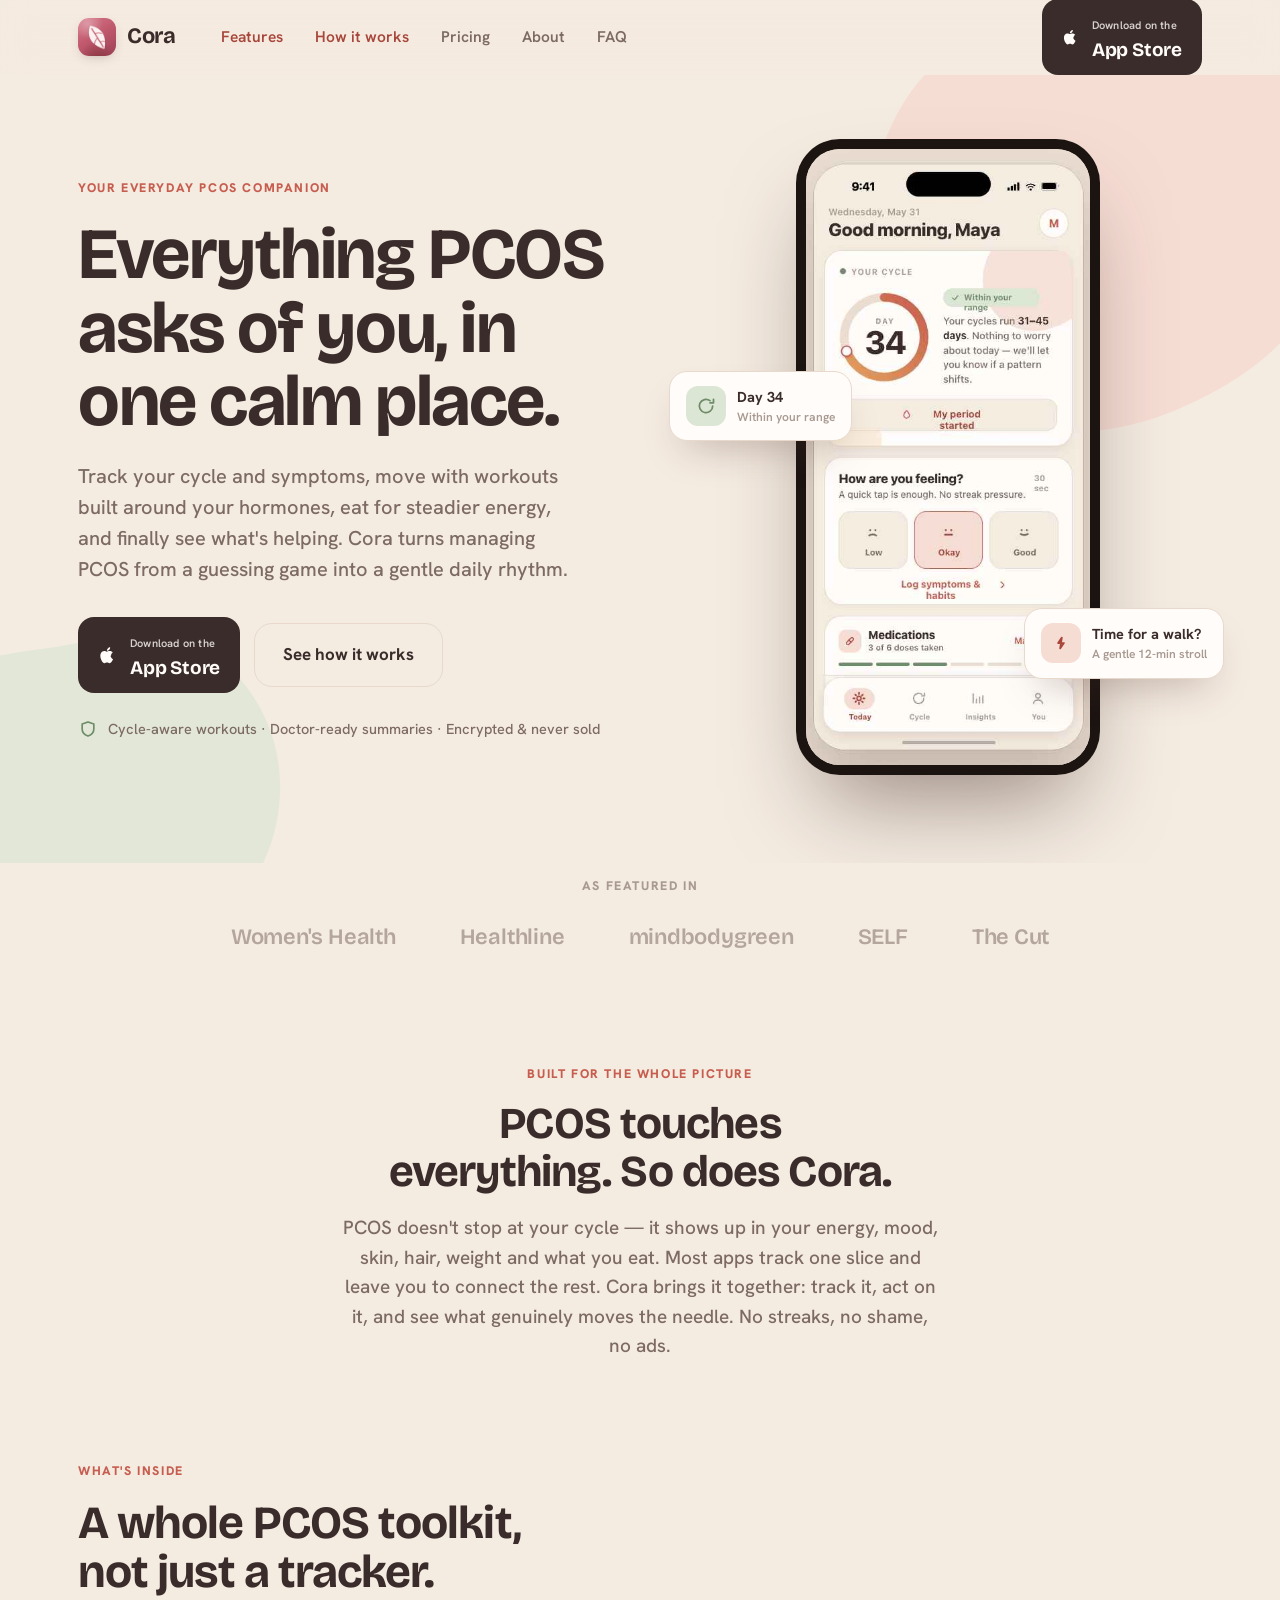
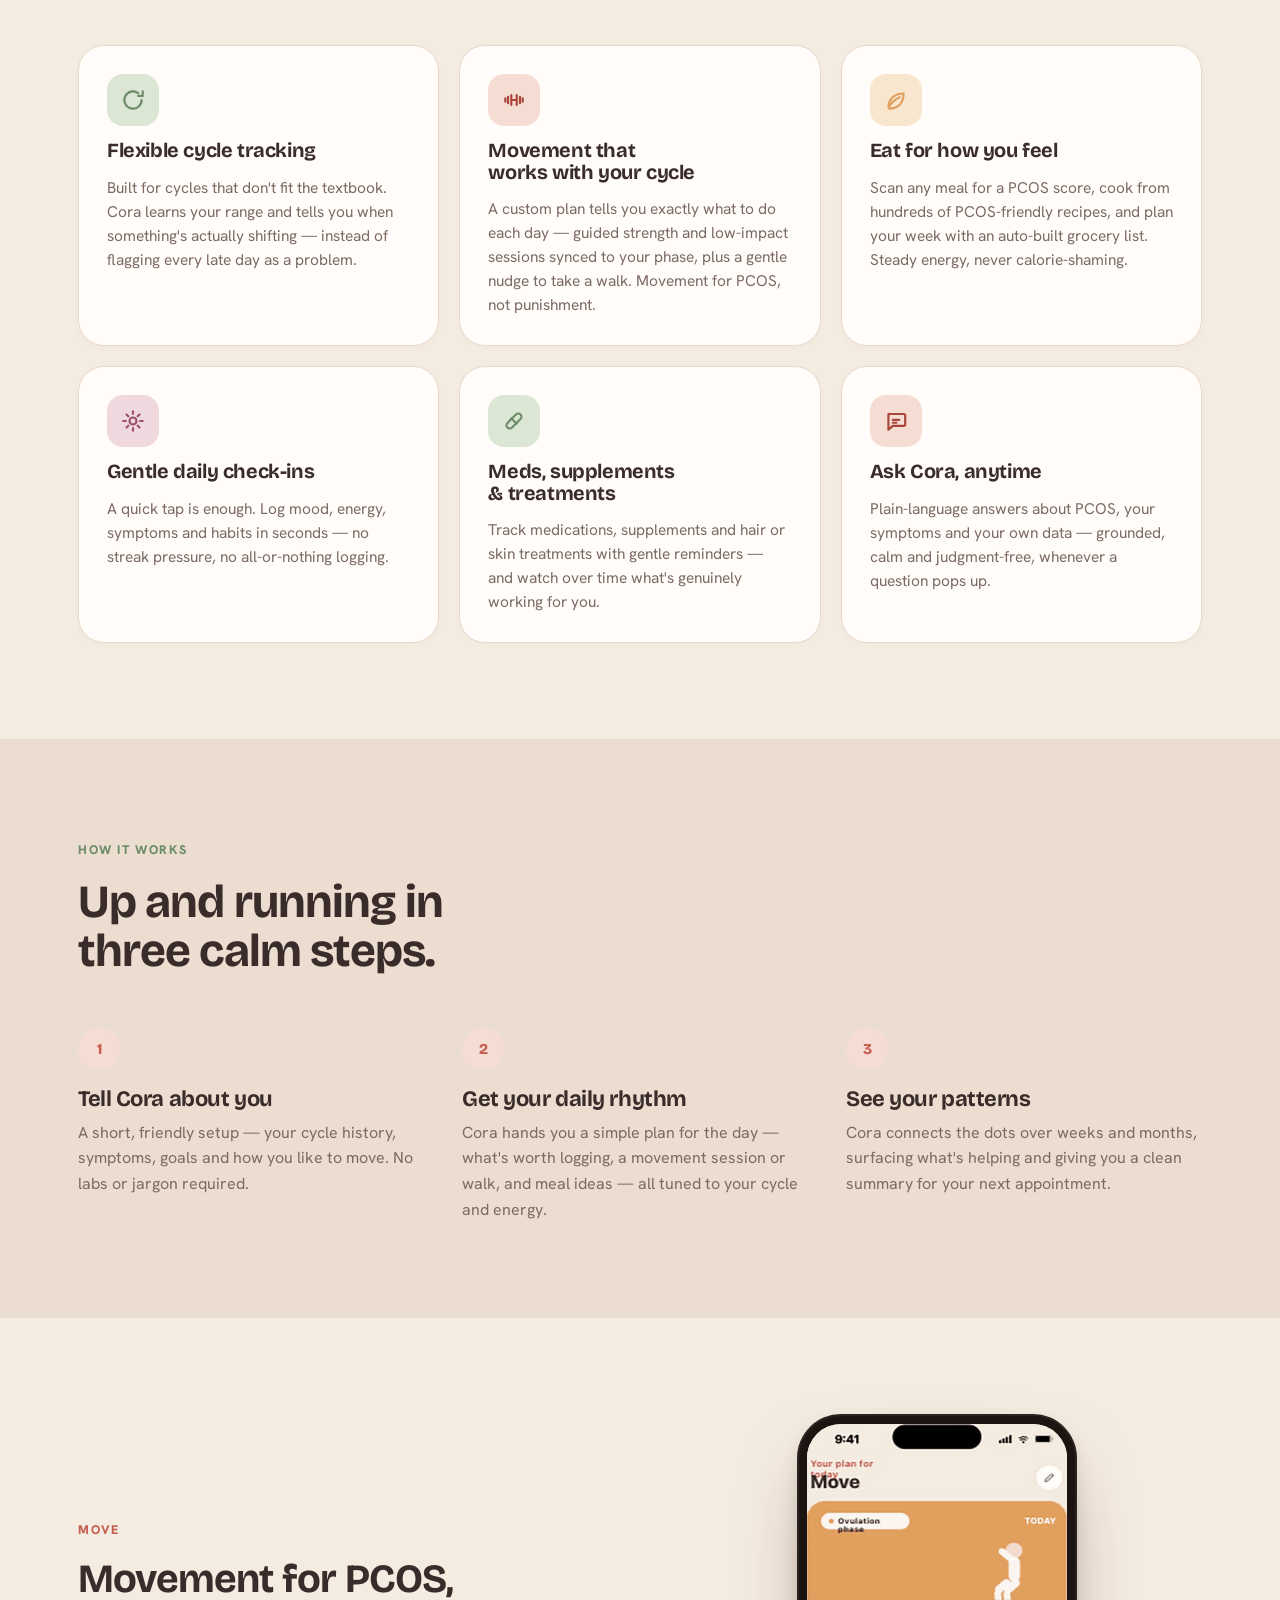
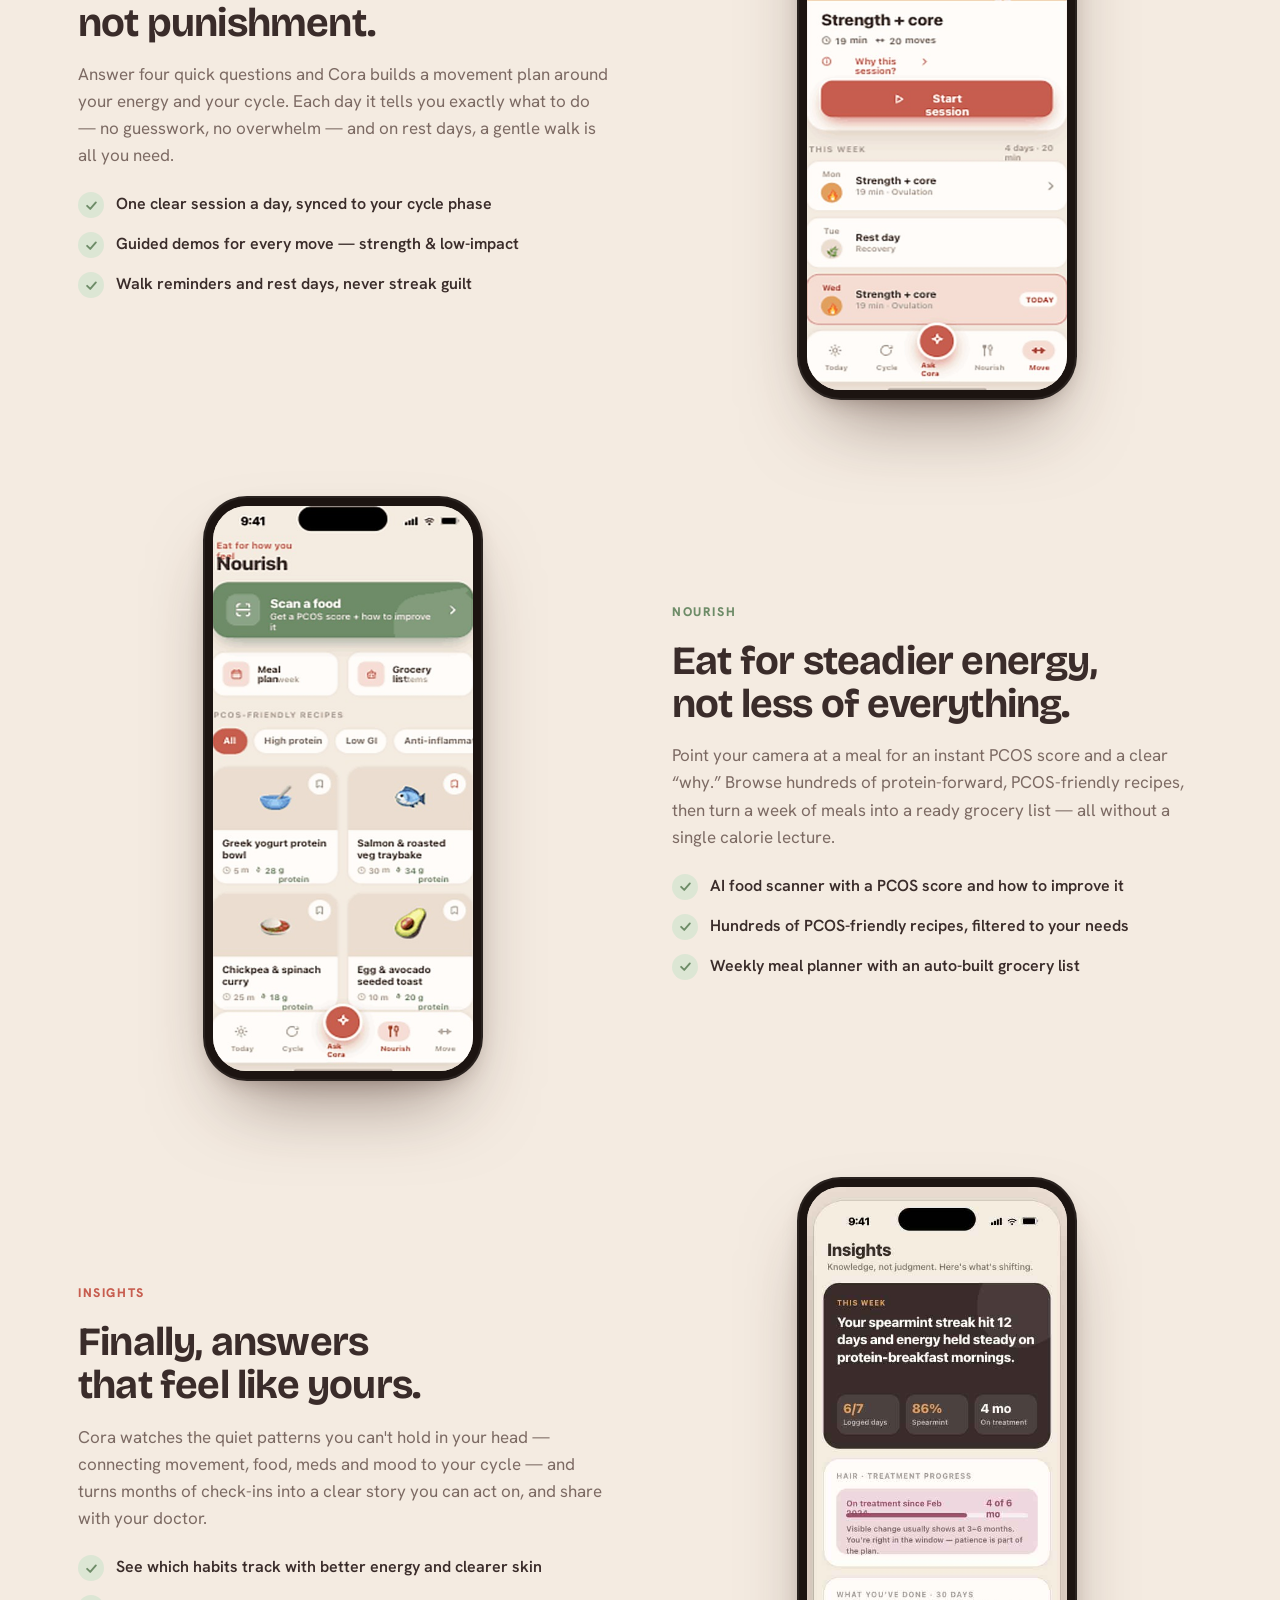
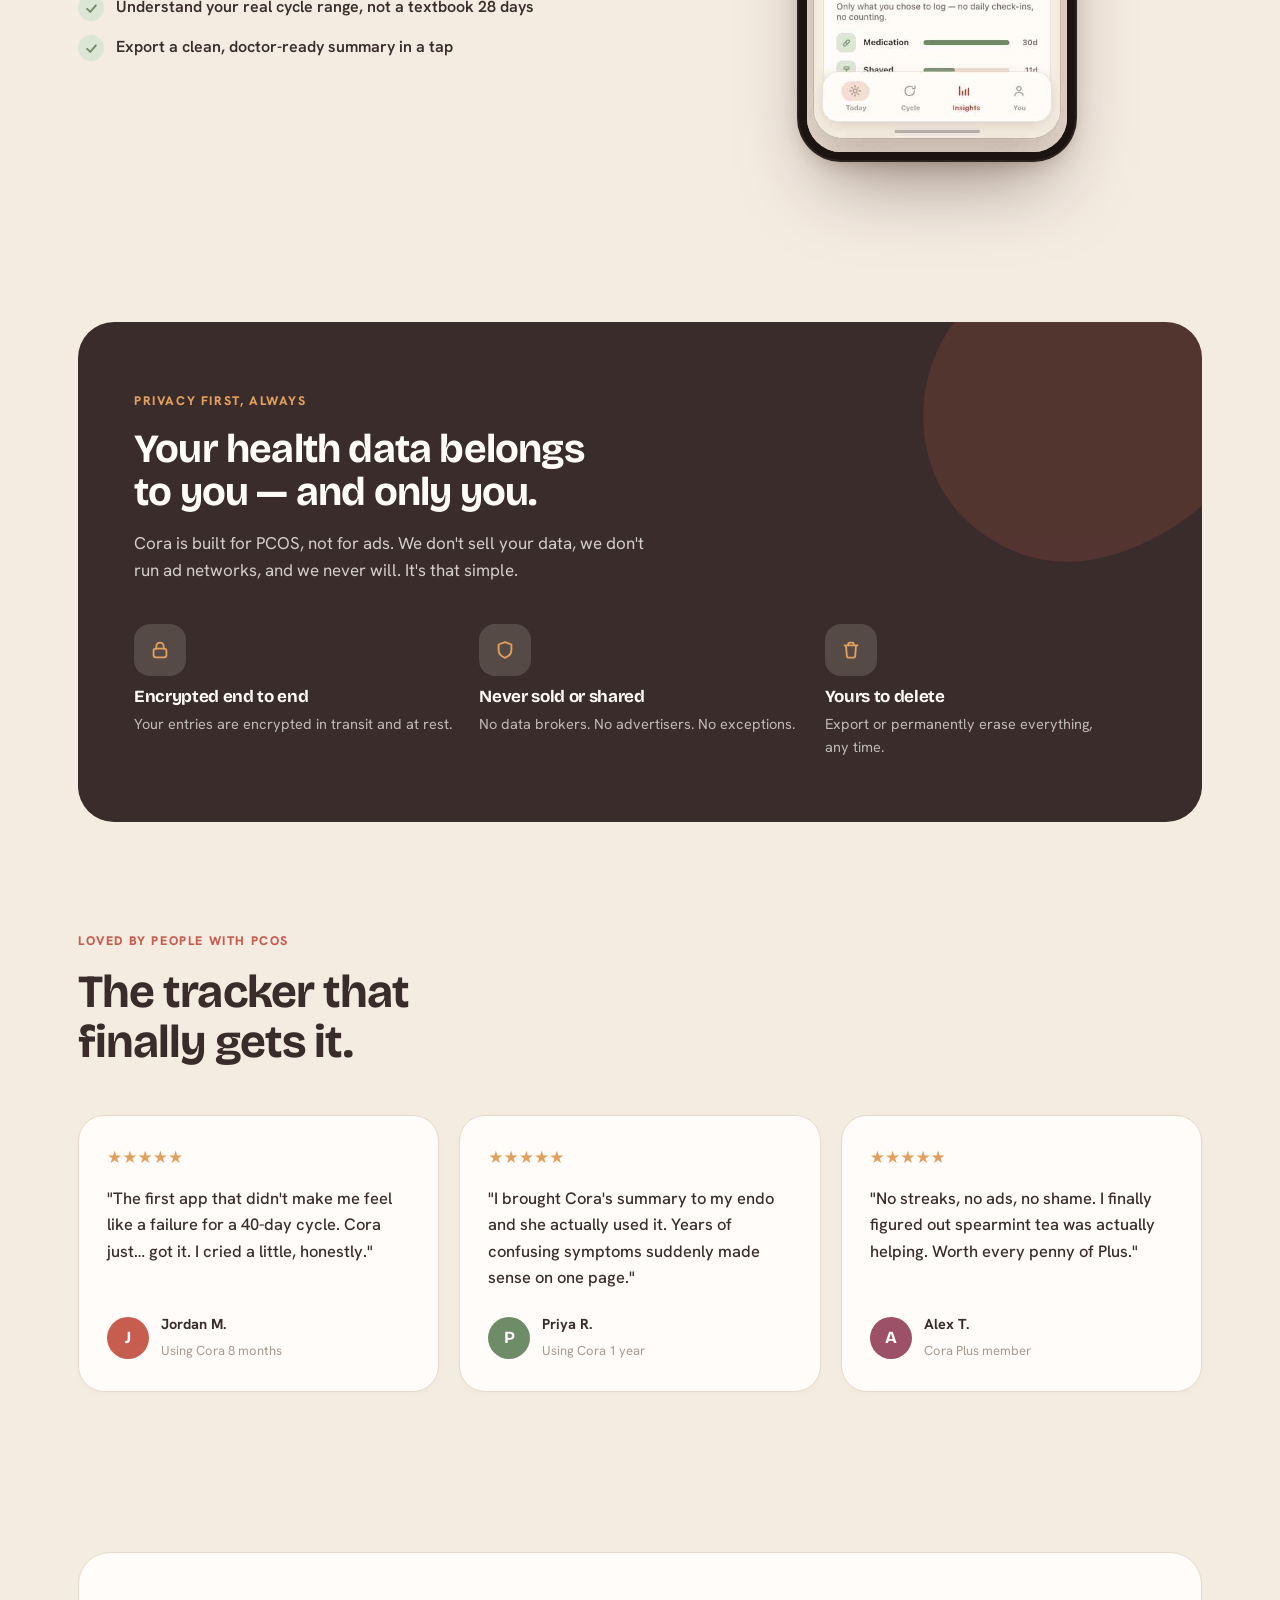
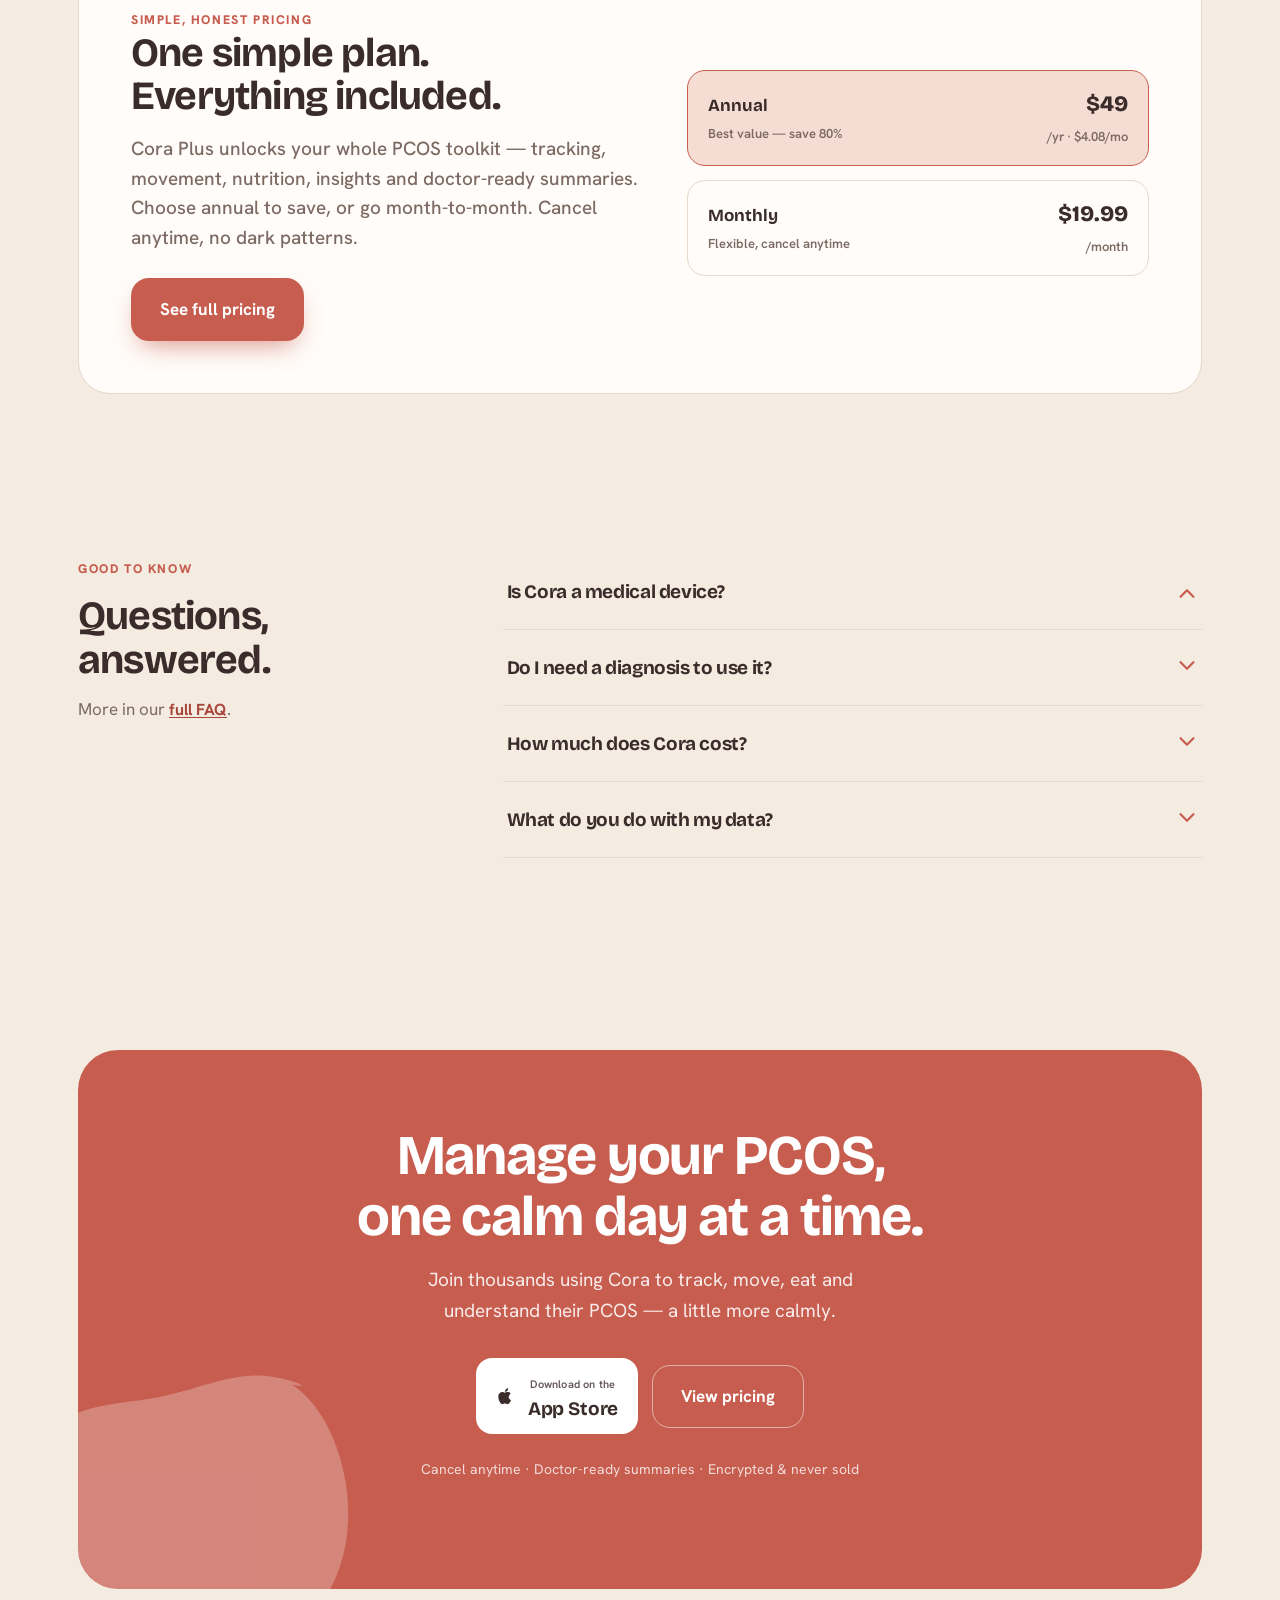
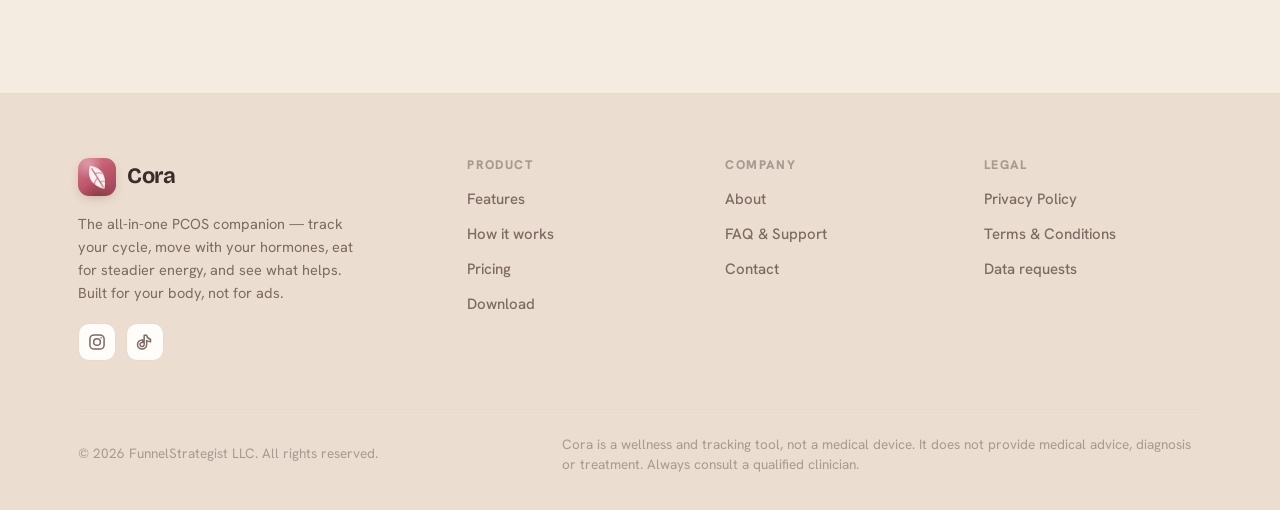
<file: index.html>
<!DOCTYPE html>
<html lang="en" data-palette="clay" data-type="modern" data-layout="split">
<head>
<meta charset="UTF-8">
<meta name="viewport" content="width=device-width, initial-scale=1.0, viewport-fit=cover">
<title>Cora — Manage your PCOS, calmly</title>
<meta name="description" content="Cora is the all-in-one PCOS app: track your cycle and symptoms, move with cycle-aware workouts and walk reminders, eat for steadier energy, and see what actually helps. Private, warm, no ads.">
<link rel="icon" type="image/png" href="assets/icon-180.png">
<link rel="stylesheet" href="cora.css" onerror="this.onerror=null;var l=document.createElement('link');l.rel='stylesheet';l.href='cora.css?r='+Date.now();document.head.appendChild(l);">
<script defer src="site.js"></script>
<style>
  /* ---- Hero ---- */
  .hero { overflow: hidden; padding: 64px 0 88px; }
  .hero-grid { display: grid; grid-template-columns: 1.05fr 0.95fr; gap: 56px; align-items: center; }
  .hero h1 { font-size: clamp(44px, 6vw, 72px); line-height: 1.02; }
  .hero .lead { margin-top: 22px; max-width: 510px; font-size: 20px; }
  .hero-cta { display: flex; align-items: center; gap: 14px; margin-top: 32px; flex-wrap: wrap; }
  .hero-trust { display: flex; align-items: center; gap: 10px; margin-top: 24px; font-size: 14.5px; color: var(--ink-soft); font-weight: 500; }
  .hero-trust svg { color: var(--sage); flex-shrink: 0; }
  .hero-visual { position: relative; display: flex; justify-content: center; align-items: center; min-height: 560px; }
  .hero-visual .phone { width: 304px; z-index: 2; }
  .hero-chip {
    position: absolute; z-index: 3; background: var(--surface); border: 1px solid var(--line);
    border-radius: 18px; padding: 13px 16px; box-shadow: 0 20px 40px -18px rgba(80,50,40,.35);
    display: flex; align-items: center; gap: 11px; font-weight: 700; font-size: 14.5px;
  }
  .hero-chip .ichip { width: 40px; height: 40px; border-radius: 12px; }
  .hero-chip-1 { top: 232px; left: -26px; }
  .hero-chip-2 { bottom: 96px; right: -22px; }
  .hero-chip small { display: block; font-weight: 600; font-size: 12px; color: var(--ink-faint); }

  /* centered layout variant */
  [data-layout="centered"] .hero-grid { grid-template-columns: 1fr; text-align: center; gap: 12px; }
  [data-layout="centered"] .hero-copy { display: flex; flex-direction: column; align-items: center; }
  [data-layout="centered"] .hero .lead { max-width: 600px; }
  [data-layout="centered"] .hero-cta, [data-layout="centered"] .hero-trust { justify-content: center; }
  [data-layout="centered"] .hero-visual { margin-top: 30px; min-height: 0; }
  [data-layout="centered"] .hero-chip-1 { left: max(0px, calc(50% - 240px)); }
  [data-layout="centered"] .hero-chip-2 { right: max(0px, calc(50% - 240px)); }

  /* ---- Press ---- */
  .press { padding: 8px 0 8px; }
  .press-row { display: flex; align-items: center; justify-content: center; gap: clamp(24px, 5vw, 64px); flex-wrap: wrap; }
  .press-row span { font-family: var(--font-display); font-weight: 600; font-size: clamp(17px, 2vw, 22px); color: var(--ink-faint); letter-spacing: -.01em; opacity: .85; }
  .press-label { text-align: center; margin-bottom: 22px; }

  /* ---- Empathy ---- */
  .empathy { text-align: center; }
  .empathy h2 { font-size: clamp(30px, 4vw, 44px); max-width: 720px; margin: 14px auto 0; }
  .empathy .lead { max-width: 600px; margin: 18px auto 0; }

  /* ---- Features ---- */
  .feat-head { max-width: 620px; }
  .feat-head h2 { font-size: clamp(30px, 4vw, 46px); margin-top: 14px; }
  .feat-grid { display: grid; grid-template-columns: repeat(3, 1fr); gap: 20px; margin-top: 48px; }
  .feat-card { display: flex; flex-direction: column; gap: 14px; transition: transform .2s ease, box-shadow .2s ease; }
  .feat-card:hover { transform: translateY(-3px); box-shadow: 0 18px 38px -20px rgba(80,50,40,.24); }
  .feat-card h3 { font-size: 20px; }
  .feat-card p { font-size: 15.5px; color: var(--ink-soft); line-height: 1.55; }
  @media (max-width: 900px) { .feat-grid { grid-template-columns: 1fr 1fr; } }

  /* ---- How it works ---- */
  .how { background: var(--canvas-deep); }
  .how-grid { display: grid; grid-template-columns: repeat(3, 1fr); gap: 28px; margin-top: 52px; }
  .step-num { font-family: var(--font-display); font-size: 15px; font-weight: 800; color: var(--primary); width: 42px; height: 42px; border-radius: 999px; background: var(--primary-soft); display: flex; align-items: center; justify-content: center; margin-bottom: 18px; }
  .how-step h3 { font-size: 22px; margin-bottom: 8px; }
  .how-step p { color: var(--ink-soft); font-size: 16px; }
  @media (max-width: 760px) { .how-grid { grid-template-columns: 1fr; gap: 32px; } }

  /* ---- Showcase ---- */
  .showcase-row { display: grid; grid-template-columns: 1fr 1fr; gap: 64px; align-items: center; }
  .showcase-row + .showcase-row { margin-top: 96px; }
  .showcase-row.flip .showcase-visual { order: -1; }
  .showcase-visual { display: flex; justify-content: center; position: relative; }
  .showcase-copy h2 { font-size: clamp(28px, 3.4vw, 40px); margin: 16px 0 16px; }
  .showcase-copy p { color: var(--ink-soft); font-size: 17px; margin-bottom: 14px; }
  .showcase-list { display: flex; flex-direction: column; gap: 13px; margin-top: 22px; }
  .showcase-list li { display: flex; gap: 12px; align-items: flex-start; font-size: 16px; font-weight: 600; color: var(--ink); list-style: none; }
  .showcase-list .tick { width: 26px; height: 26px; border-radius: 999px; background: var(--sage-soft); color: var(--sage); display: flex; align-items: center; justify-content: center; flex-shrink: 0; margin-top: 1px; }
  @media (max-width: 860px) { .showcase-row { grid-template-columns: 1fr; gap: 36px; } .showcase-row.flip .showcase-visual { order: 0; } }

  /* ---- Privacy band ---- */
  .privacy-band { background: var(--ink); color: var(--surface); border-radius: 36px; padding: 64px 56px; position: relative; overflow: hidden; }
  .privacy-band h2 { color: var(--surface); font-size: clamp(28px, 3.6vw, 40px); max-width: 560px; }
  .privacy-band p { color: color-mix(in srgb, var(--surface) 78%, var(--ink)); font-size: 17px; max-width: 520px; margin-top: 16px; }
  .privacy-points { display: grid; grid-template-columns: repeat(3, 1fr); gap: 24px; margin-top: 40px; }
  .privacy-points .pp h3 { color: var(--surface); font-size: 17px; margin: 12px 0 5px; }
  .privacy-points .pp p { font-size: 14.5px; margin: 0; color: color-mix(in srgb, var(--surface) 68%, var(--ink)); }
  .privacy-points .pp .ichip { background: color-mix(in srgb, var(--surface) 14%, transparent); color: var(--accent); }
  @media (max-width: 760px) { .privacy-band { padding: 44px 28px; } .privacy-points { grid-template-columns: 1fr; gap: 22px; } }

  /* ---- Testimonials ---- */
  .testi-grid { display: grid; grid-template-columns: repeat(3, 1fr); gap: 20px; margin-top: 48px; }
  .testi { display: flex; flex-direction: column; }
  .testi .stars { color: var(--accent); display: flex; gap: 2px; margin-bottom: 14px; }
  .testi blockquote { margin: 0; font-size: 16.5px; line-height: 1.6; color: var(--ink); font-weight: 500; flex: 1; }
  .testi .who { display: flex; align-items: center; gap: 12px; margin-top: 22px; }
  .testi .avatar { width: 42px; height: 42px; border-radius: 999px; display: flex; align-items: center; justify-content: center; font-family: var(--font-display); font-weight: 700; color: #fff; font-size: 17px; }
  .testi .who b { display: block; font-size: 14.5px; }
  .testi .who small { color: var(--ink-faint); font-size: 13px; }
  @media (max-width: 860px) { .testi-grid { grid-template-columns: 1fr; } }

  /* ---- Pricing teaser ---- */
  .price-teaser { display: grid; grid-template-columns: 1.1fr 1fr; gap: 48px; align-items: center; background: var(--surface); border: 1px solid var(--line); border-radius: 32px; padding: 52px; }
  .price-teaser h2 { font-size: clamp(28px, 3.4vw, 40px); }
  .price-teaser .lead { margin: 16px 0 26px; }
  .price-mini { display: flex; flex-direction: column; gap: 14px; }
  .price-mini .pm-row { display: flex; align-items: baseline; justify-content: space-between; padding: 16px 20px; border-radius: 18px; border: 1.5px solid var(--line); }
  .price-mini .pm-row.hl { border-color: var(--primary); background: var(--primary-soft); }
  .price-mini .pm-row b { font-family: var(--font-display); font-size: 17px; }
  .price-mini .pm-row .amt { font-family: var(--font-display); font-size: 22px; font-weight: 800; }
  .price-mini .pm-row small { color: var(--ink-soft); font-weight: 600; font-size: 13px; }
  @media (max-width: 800px) { .price-teaser { grid-template-columns: 1fr; padding: 36px 28px; gap: 32px; } }

  /* ---- FAQ teaser ---- */
  .faq-teaser-grid { display: grid; grid-template-columns: 0.7fr 1.3fr; gap: 48px; align-items: start; }
  @media (max-width: 800px) { .faq-teaser-grid { grid-template-columns: 1fr; gap: 20px; } }

  /* ---- Final CTA ---- */
  .final-cta { text-align: center; overflow: hidden; }
  .final-cta-inner { background: var(--primary); border-radius: 40px; padding: 76px 40px; position: relative; overflow: hidden; }
  .final-cta h2 { color: #fff; font-size: clamp(32px, 5vw, 56px); max-width: 720px; margin: 0 auto; }
  .final-cta p { color: rgba(255,255,255,.88); font-size: 19px; margin: 18px auto 32px; max-width: 480px; }
  .final-cta .hero-cta { justify-content: center; }
  .final-cta .appstore { background: #fff; color: var(--ink); }
  .final-cta .appstore:hover { background: #fff; }
  .final-cta .btn-ghost { color: #fff; border-color: rgba(255,255,255,.5); }
  .final-cta .btn-ghost:hover { background: rgba(255,255,255,.12); }
  .final-cta .fine { color: rgba(255,255,255,.78); font-size: 14px; margin-top: 24px; }

  @media (max-width: 960px) {
    .hero-grid { grid-template-columns: 1fr; gap: 36px; text-align: center; }
    .hero-copy { display: flex; flex-direction: column; align-items: center; }
    .hero .lead { max-width: 560px; }
    .hero-cta, .hero-trust { justify-content: center; }
    .hero-visual { min-height: 500px; margin-top: 4px; }
    .hero-chip-1 { left: max(8px, calc(50% - 210px)); top: 200px; }
    .hero-chip-2 { right: max(8px, calc(50% - 210px)); bottom: 72px; }
  }
  @media (max-width: 640px) {
    .hero { padding: 40px 0 56px; }
    .feat-grid { grid-template-columns: 1fr; }
    .showcase-row + .showcase-row { margin-top: 64px; }
    .privacy-band { border-radius: 28px; }
    .final-cta-inner { padding: 52px 24px; border-radius: 28px; }
    .hero-visual { min-height: 420px; }
    .hero-visual .phone { width: min(268px, 76vw); }
    .hero-chip { font-size: 12.5px; padding: 10px 12px; max-width: calc(50vw - 12px); }
    .hero-chip .ichip { width: 34px; height: 34px; }
    .hero-chip-1 { left: 2%; top: auto; bottom: 54%; }
    .hero-chip-2 { right: 2%; bottom: 6%; }
    .hero-cta { flex-direction: column; width: 100%; max-width: 320px; }
    .hero-cta .appstore, .hero-cta .btn { width: 100%; justify-content: center; }
  }
  @media (max-width: 400px) {
    .hero-chip { display: none; }
    .hero-visual { min-height: 380px; }
  }
</style>
</head>
<body>
<div id="nav-mount"></div>

<main>
  <!-- ============ HERO ============ -->
  <section class="hero" id="download">
    <svg class="blob" style="top:-120px;right:-80px" width="520" height="520" viewBox="-80 -80 160 160" aria-hidden="true"><path fill="var(--primary-soft)" d="M44.5,-58.4C56.8,-50.6,64.4,-35.4,68.1,-19.4C71.8,-3.4,71.6,13.4,64.7,26.8C57.8,40.2,44.2,50.2,29.4,57.3C14.6,64.4,-1.4,68.6,-17.6,65.6C-33.8,62.6,-50.2,52.4,-59.9,38.1C-69.6,23.8,-72.6,5.4,-69.3,-11.6C-66,-28.6,-56.4,-44.2,-43.3,-51.8C-30.2,-59.4,-15.1,-59,1.2,-60.6C17.5,-62.2,35,-66.2,44.5,-58.4Z"/></svg>
    <svg class="blob" style="bottom:-160px;left:-140px" width="460" height="460" viewBox="-80 -80 160 160" aria-hidden="true"><path fill="var(--sage-soft)" opacity="0.7" d="M39.3,-51.3C50.9,-43.5,60,-31.6,63.9,-18C67.8,-4.4,66.5,10.9,60.4,23.9C54.3,36.9,43.4,47.6,30.6,54.5C17.8,61.4,3.1,64.5,-11.9,63.1C-26.9,61.7,-42.2,55.8,-52.6,44.7C-63,33.6,-68.5,17.3,-68.3,1.1C-68.1,-15.1,-62.2,-31.2,-51.5,-39.6C-40.8,-48,-25.3,-48.7,-11.3,-50.9C2.7,-53.1,15.4,-56.8,27.7,-58.6C40,-60.4,52,-59.1,39.3,-51.3Z"/></svg>
    <div class="wrap" style="position:relative;z-index:2">
      <div class="hero-grid">
        <div class="hero-copy reveal in">
          <span class="eyebrow">Your everyday PCOS companion</span>
          <h1 style="margin-top:18px">Everything PCOS asks of you, in one calm place.</h1>
          <p class="lead">Track your cycle and symptoms, move with workouts built around your hormones, eat for steadier energy, and finally see what's helping. Cora turns managing PCOS from a guessing game into a gentle daily rhythm.</p>
          <div class="hero-cta">
            <a class="appstore btn-lg" href="#download">
              <svg width="22" height="22" viewBox="0 0 24 24" fill="currentColor" aria-hidden="true"><path d="M16.4 12.7c0-2.2 1.8-3.2 1.9-3.3-1-1.5-2.6-1.7-3.2-1.7-1.4-.1-2.6.8-3.3.8-.7 0-1.7-.8-2.8-.8-1.5 0-2.8.8-3.6 2.2-1.5 2.7-.4 6.6 1.1 8.8.7 1 1.6 2.2 2.7 2.2 1.1 0 1.5-.7 2.8-.7 1.3 0 1.6.7 2.8.7 1.2 0 1.9-1.1 2.6-2.1.8-1.2 1.2-2.3 1.2-2.4-.1 0-2.2-.9-2.9-3.7Z"/><path d="M14.5 6.3c.6-.7 1-1.7.9-2.8-.9 0-1.9.6-2.5 1.3-.6.6-1.1 1.6-1 2.6 1 .1 2-.5 2.6-1.1Z"/></svg>
              <span><span class="as-sub">Download on the</span><br><span class="as-main">App Store</span></span>
            </a>
            <a class="btn btn-ghost btn-lg" href="#how">See how it works</a>
          </div>
          <div class="hero-trust">
            <svg width="20" height="20" viewBox="0 0 24 24" fill="none" stroke="currentColor" stroke-width="2" stroke-linecap="round" stroke-linejoin="round"><path d="M12 3.5 19 6v6c0 4.5-3 7-7 8.5C8 19 5 16.5 5 12V6l7-2.5Z"/></svg>
            Cycle-aware workouts · Doctor-ready summaries · Encrypted &amp; never sold
          </div>
        </div>
        <div class="hero-visual reveal in">
          <div class="phone phone-float">
            <div class="phone-screen"><img src="assets/screen-today.jpg" alt="Cora Today screen showing cycle day and how-are-you-feeling check-in"></div>
          </div>
          <div class="hero-chip hero-chip-1">
            <div class="ichip sage"><svg width="20" height="20" viewBox="0 0 24 24" fill="none" stroke="currentColor" stroke-width="2.1" stroke-linecap="round" stroke-linejoin="round"><path d="M20 12a8 8 0 1 1-3.2-6.4"/><path d="M21 4v4.2h-4.2"/></svg></div>
            <div>Day 34<small>Within your range</small></div>
          </div>
          <div class="hero-chip hero-chip-2">
            <div class="ichip primary"><svg width="20" height="20" viewBox="0 0 24 24" fill="none" stroke="currentColor" stroke-width="2.1" stroke-linecap="round" stroke-linejoin="round"><path d="M13 5.5 8.5 12H12l-1 6.5L15.5 12H12l1-6.5Z"/></svg></div>
            <div>Time for a walk?<small>A gentle 12-min stroll</small></div>
          </div>
        </div>
      </div>
    </div>
  </section>

  <!-- ============ PRESS ============ -->
  <section class="press section-pad-sm">
    <div class="wrap">
      <div class="press-label"><span class="eyebrow muted">As featured in</span></div>
      <div class="press-row">
        <span>Women's&nbsp;Health</span>
        <span>Healthline</span>
        <span>mindbodygreen</span>
        <span>SELF</span>
        <span>The&nbsp;Cut</span>
      </div>
    </div>
  </section>

  <!-- ============ EMPATHY ============ -->
  <section class="section-pad empathy">
    <div class="wrap wrap-narrow">
      <span class="eyebrow">Built for the whole picture</span>
      <h2>PCOS touches everything. So does Cora.</h2>
      <p class="lead">PCOS doesn't stop at your cycle — it shows up in your energy, mood, skin, hair, weight and what you eat. Most apps track one slice and leave you to connect the rest. Cora brings it together: track it, act on it, and see what genuinely moves the needle. No streaks, no shame, no ads.</p>
    </div>
  </section>

  <!-- ============ FEATURES ============ -->
  <section class="section-pad" id="features" style="padding-top:0">
    <div class="wrap">
      <div class="feat-head reveal">
        <span class="eyebrow">What's inside</span>
        <h2>A whole PCOS toolkit, not just a tracker.</h2>
      </div>
      <div class="feat-grid">
        <div class="card feat-card reveal">
          <div class="ichip sage"><svg width="26" height="26" viewBox="0 0 24 24" fill="none" stroke="currentColor" stroke-width="2" stroke-linecap="round" stroke-linejoin="round"><path d="M20 12a8 8 0 1 1-3.2-6.4"/><path d="M21 4v4.2h-4.2"/></svg></div>
          <h3>Flexible cycle tracking</h3>
          <p>Built for cycles that don't fit the textbook. Cora learns your range and tells you when something's actually shifting — instead of flagging every late day as a problem.</p>
        </div>
        <div class="card feat-card reveal">
          <div class="ichip primary"><svg width="26" height="26" viewBox="0 0 24 24" fill="none" stroke="currentColor" stroke-width="2" stroke-linecap="round" stroke-linejoin="round"><path d="M6.5 9v6M9.5 7.5v9M14.5 7.5v9M17.5 9v6M9.5 12h5M4 10.5v3M20 10.5v3"/></svg></div>
          <h3>Movement that works with your cycle</h3>
          <p>A custom plan tells you exactly what to do each day — guided strength and low-impact sessions synced to your phase, plus a gentle nudge to take a walk. Movement for PCOS, not punishment.</p>
        </div>
        <div class="card feat-card reveal">
          <div class="ichip accent"><svg width="26" height="26" viewBox="0 0 24 24" fill="none" stroke="currentColor" stroke-width="2" stroke-linecap="round" stroke-linejoin="round"><path d="M5 19c0-8 5.5-13 14-13 0 8.5-5 14-13 14M5 19c2.5-4.5 6-7.5 10.5-9.5"/></svg></div>
          <h3>Eat for how you feel</h3>
          <p>Scan any meal for a PCOS score, cook from hundreds of PCOS-friendly recipes, and plan your week with an auto-built grocery list. Steady energy, never calorie-shaming.</p>
        </div>
        <div class="card feat-card reveal">
          <div class="ichip plum"><svg width="26" height="26" viewBox="0 0 24 24" fill="none" stroke="currentColor" stroke-width="2" stroke-linecap="round" stroke-linejoin="round"><circle cx="12" cy="12" r="3.2"/><path d="M12 3v2.4M12 18.6V21M21 12h-2.4M5.4 12H3M18 6l-1.7 1.7M7.7 16.3 6 18M18 18l-1.7-1.7M7.7 7.7 6 6"/></svg></div>
          <h3>Gentle daily check-ins</h3>
          <p>A quick tap is enough. Log mood, energy, symptoms and habits in seconds — no streak pressure, no all-or-nothing logging.</p>
        </div>
        <div class="card feat-card reveal">
          <div class="ichip sage"><svg width="26" height="26" viewBox="0 0 24 24" fill="none" stroke="currentColor" stroke-width="2" stroke-linecap="round" stroke-linejoin="round"><rect x="3.5" y="9" width="17" height="6" rx="3" transform="rotate(-45 12 12)"/><path d="M9.5 9.5 14.5 14.5"/></svg></div>
          <h3>Meds, supplements &amp; treatments</h3>
          <p>Track medications, supplements and hair or skin treatments with gentle reminders — and watch over time what's genuinely working for you.</p>
        </div>
        <div class="card feat-card reveal">
          <div class="ichip primary"><svg width="26" height="26" viewBox="0 0 24 24" fill="none" stroke="currentColor" stroke-width="2" stroke-linecap="round" stroke-linejoin="round"><path d="M5 5.5h14a1.5 1.5 0 0 1 1.5 1.5v8a1.5 1.5 0 0 1-1.5 1.5H9l-4 3.5V7A1.5 1.5 0 0 1 6.5 5.5Z"/><path d="M9 11h6M9 13.6h3.5"/></svg></div>
          <h3>Ask Cora, anytime</h3>
          <p>Plain-language answers about PCOS, your symptoms and your own data — grounded, calm and judgment-free, whenever a question pops up.</p>
        </div>
      </div>
    </div>
  </section>

  <!-- ============ HOW IT WORKS ============ -->
  <section class="section-pad how" id="how">
    <div class="wrap">
      <div class="feat-head reveal" style="max-width:560px">
        <span class="eyebrow sage">How it works</span>
        <h2>Up and running in three calm steps.</h2>
      </div>
      <div class="how-grid">
        <div class="how-step reveal">
          <div class="step-num">1</div>
          <h3>Tell Cora about you</h3>
          <p>A short, friendly setup — your cycle history, symptoms, goals and how you like to move. No labs or jargon required.</p>
        </div>
        <div class="how-step reveal">
          <div class="step-num">2</div>
          <h3>Get your daily rhythm</h3>
          <p>Cora hands you a simple plan for the day — what's worth logging, a movement session or walk, and meal ideas — all tuned to your cycle and energy.</p>
        </div>
        <div class="how-step reveal">
          <div class="step-num">3</div>
          <h3>See your patterns</h3>
          <p>Cora connects the dots over weeks and months, surfacing what's helping and giving you a clean summary for your next appointment.</p>
        </div>
      </div>
    </div>
  </section>

  <!-- ============ SHOWCASE ============ -->
  <section class="section-pad">
    <div class="wrap">
      <div class="showcase-row reveal">
        <div class="showcase-copy">
          <span class="eyebrow">Move</span>
          <h2>Movement for PCOS, not punishment.</h2>
          <p>Answer four quick questions and Cora builds a movement plan around your energy and your cycle. Each day it tells you exactly what to do — no guesswork, no overwhelm — and on rest days, a gentle walk is all you need.</p>
          <ul class="showcase-list">
            <li><span class="tick"><svg width="15" height="15" viewBox="0 0 24 24" fill="none" stroke="currentColor" stroke-width="3" stroke-linecap="round" stroke-linejoin="round"><path d="M5 12.5 10 17.5 19 7"/></svg></span>One clear session a day, synced to your cycle phase</li>
            <li><span class="tick"><svg width="15" height="15" viewBox="0 0 24 24" fill="none" stroke="currentColor" stroke-width="3" stroke-linecap="round" stroke-linejoin="round"><path d="M5 12.5 10 17.5 19 7"/></svg></span>Guided demos for every move — strength &amp; low-impact</li>
            <li><span class="tick"><svg width="15" height="15" viewBox="0 0 24 24" fill="none" stroke="currentColor" stroke-width="3" stroke-linecap="round" stroke-linejoin="round"><path d="M5 12.5 10 17.5 19 7"/></svg></span>Walk reminders and rest days, never streak guilt</li>
          </ul>
        </div>
        <div class="showcase-visual">
          <div class="phone"><div class="phone-screen"><img src="assets/screen-move.jpg" alt="Cora Move screen showing a cycle-aware daily workout plan"></div></div>
        </div>
      </div>

      <div class="showcase-row flip reveal">
        <div class="showcase-copy">
          <span class="eyebrow sage">Nourish</span>
          <h2>Eat for steadier energy, not less of everything.</h2>
          <p>Point your camera at a meal for an instant PCOS score and a clear “why.” Browse hundreds of protein-forward, PCOS-friendly recipes, then turn a week of meals into a ready grocery list — all without a single calorie lecture.</p>
          <ul class="showcase-list">
            <li><span class="tick"><svg width="15" height="15" viewBox="0 0 24 24" fill="none" stroke="currentColor" stroke-width="3" stroke-linecap="round" stroke-linejoin="round"><path d="M5 12.5 10 17.5 19 7"/></svg></span>AI food scanner with a PCOS score and how to improve it</li>
            <li><span class="tick"><svg width="15" height="15" viewBox="0 0 24 24" fill="none" stroke="currentColor" stroke-width="3" stroke-linecap="round" stroke-linejoin="round"><path d="M5 12.5 10 17.5 19 7"/></svg></span>Hundreds of PCOS-friendly recipes, filtered to your needs</li>
            <li><span class="tick"><svg width="15" height="15" viewBox="0 0 24 24" fill="none" stroke="currentColor" stroke-width="3" stroke-linecap="round" stroke-linejoin="round"><path d="M5 12.5 10 17.5 19 7"/></svg></span>Weekly meal planner with an auto-built grocery list</li>
          </ul>
        </div>
        <div class="showcase-visual">
          <div class="phone"><div class="phone-screen"><img src="assets/screen-nourish.jpg" alt="Cora Nourish screen showing the food scanner, meal plan and PCOS-friendly recipes"></div></div>
        </div>
      </div>

      <div class="showcase-row reveal">
        <div class="showcase-copy">
          <span class="eyebrow">Insights</span>
          <h2>Finally, answers that feel like yours.</h2>
          <p>Cora watches the quiet patterns you can't hold in your head — connecting movement, food, meds and mood to your cycle — and turns months of check-ins into a clear story you can act on, and share with your doctor.</p>
          <ul class="showcase-list">
            <li><span class="tick"><svg width="15" height="15" viewBox="0 0 24 24" fill="none" stroke="currentColor" stroke-width="3" stroke-linecap="round" stroke-linejoin="round"><path d="M5 12.5 10 17.5 19 7"/></svg></span>See which habits track with better energy and clearer skin</li>
            <li><span class="tick"><svg width="15" height="15" viewBox="0 0 24 24" fill="none" stroke="currentColor" stroke-width="3" stroke-linecap="round" stroke-linejoin="round"><path d="M5 12.5 10 17.5 19 7"/></svg></span>Understand your real cycle range, not a textbook 28 days</li>
            <li><span class="tick"><svg width="15" height="15" viewBox="0 0 24 24" fill="none" stroke="currentColor" stroke-width="3" stroke-linecap="round" stroke-linejoin="round"><path d="M5 12.5 10 17.5 19 7"/></svg></span>Export a clean, doctor-ready summary in a tap</li>
          </ul>
        </div>
        <div class="showcase-visual">
          <div class="phone"><div class="phone-screen"><img src="assets/screen-insights.jpg" alt="Cora Insights screen showing weekly patterns and treatment progress"></div></div>
        </div>
      </div>
    </div>
  </section>

  <!-- ============ PRIVACY BAND ============ -->
  <section class="section-pad-sm">
    <div class="wrap">
      <div class="privacy-band reveal">
        <svg class="blob" style="top:-90px;right:-60px;opacity:.18" width="360" height="360" viewBox="-80 -80 160 160" aria-hidden="true"><path fill="var(--primary)" d="M44.5,-58.4C56.8,-50.6,64.4,-35.4,68.1,-19.4C71.8,-3.4,71.6,13.4,64.7,26.8C57.8,40.2,44.2,50.2,29.4,57.3C14.6,64.4,-1.4,68.6,-17.6,65.6C-33.8,62.6,-50.2,52.4,-59.9,38.1C-69.6,23.8,-72.6,5.4,-69.3,-11.6C-66,-28.6,-56.4,-44.2,-43.3,-51.8C-30.2,-59.4,-15.1,-59,1.2,-60.6C17.5,-62.2,35,-66.2,44.5,-58.4Z"/></svg>
        <div style="position:relative;z-index:2">
          <span class="eyebrow" style="color:var(--accent)">Privacy first, always</span>
          <h2 style="margin-top:14px">Your health data belongs to you — and only you.</h2>
          <p>Cora is built for PCOS, not for ads. We don't sell your data, we don't run ad networks, and we never will. It's that simple.</p>
          <div class="privacy-points">
            <div class="pp">
              <div class="ichip"><svg width="22" height="22" viewBox="0 0 24 24" fill="none" stroke="currentColor" stroke-width="2" stroke-linecap="round" stroke-linejoin="round"><rect x="5" y="10.5" width="14" height="9.5" rx="2.5"/><path d="M8 10.5V8a4 4 0 0 1 8 0v2.5"/></svg></div>
              <h3>Encrypted end to end</h3>
              <p>Your entries are encrypted in transit and at rest.</p>
            </div>
            <div class="pp">
              <div class="ichip"><svg width="22" height="22" viewBox="0 0 24 24" fill="none" stroke="currentColor" stroke-width="2" stroke-linecap="round" stroke-linejoin="round"><path d="M12 3.5 19 6v6c0 4.5-3 7-7 8.5C8 19 5 16.5 5 12V6l7-2.5Z"/></svg></div>
              <h3>Never sold or shared</h3>
              <p>No data brokers. No advertisers. No exceptions.</p>
            </div>
            <div class="pp">
              <div class="ichip"><svg width="22" height="22" viewBox="0 0 24 24" fill="none" stroke="currentColor" stroke-width="2" stroke-linecap="round" stroke-linejoin="round"><path d="M5 7h14M9 7V5.5A1.5 1.5 0 0 1 10.5 4h3A1.5 1.5 0 0 1 15 5.5V7M6.5 7l1 12a1.5 1.5 0 0 0 1.5 1.4h6a1.5 1.5 0 0 0 1.5-1.4l1-12"/></svg></div>
              <h3>Yours to delete</h3>
              <p>Export or permanently erase everything, any time.</p>
            </div>
          </div>
        </div>
      </div>
    </div>
  </section>

  <!-- ============ TESTIMONIALS ============ -->
  <section class="section-pad" style="padding-top:40px">
    <div class="wrap">
      <div class="feat-head reveal" style="max-width:560px">
        <span class="eyebrow">Loved by people with PCOS</span>
        <h2>The tracker that finally gets it.</h2>
      </div>
      <div class="testi-grid">
        <div class="card testi reveal">
          <div class="stars">★★★★★</div>
          <blockquote>"The first app that didn't make me feel like a failure for a 40-day cycle. Cora just… got it. I cried a little, honestly."</blockquote>
          <div class="who"><span class="avatar" style="background:var(--primary)">J</span><div><b>Jordan M.</b><small>Using Cora 8 months</small></div></div>
        </div>
        <div class="card testi reveal">
          <div class="stars">★★★★★</div>
          <blockquote>"I brought Cora's summary to my endo and she actually used it. Years of confusing symptoms suddenly made sense on one page."</blockquote>
          <div class="who"><span class="avatar" style="background:var(--sage)">P</span><div><b>Priya R.</b><small>Using Cora 1 year</small></div></div>
        </div>
        <div class="card testi reveal">
          <div class="stars">★★★★★</div>
          <blockquote>"No streaks, no ads, no shame. I finally figured out spearmint tea was actually helping. Worth every penny of Plus."</blockquote>
          <div class="who"><span class="avatar" style="background:var(--plum)">A</span><div><b>Alex T.</b><small>Cora Plus member</small></div></div>
        </div>
      </div>
    </div>
  </section>

  <!-- ============ PRICING TEASER ============ -->
  <section class="section-pad-sm">
    <div class="wrap">
      <div class="price-teaser reveal">
        <div>
          <span class="eyebrow">Simple, honest pricing</span>
          <h2>One simple plan. Everything included.</h2>
          <p class="lead">Cora Plus unlocks your whole PCOS toolkit — tracking, movement, nutrition, insights and doctor-ready summaries. Choose annual to save, or go month-to-month. Cancel anytime, no dark patterns.</p>
          <a class="btn btn-primary btn-lg" href="pricing.html">See full pricing</a>
        </div>
        <div class="price-mini">
          <div class="pm-row hl"><div><b>Annual</b><br><small>Best value — save 80%</small></div><div style="text-align:right"><div class="amt">$49</div><small>/yr · $4.08/mo</small></div></div>
          <div class="pm-row"><div><b>Monthly</b><br><small>Flexible, cancel anytime</small></div><div style="text-align:right"><div class="amt">$19.99</div><small>/month</small></div></div>
        </div>
      </div>
    </div>
  </section>

  <!-- ============ FAQ TEASER ============ -->
  <section class="section-pad">
    <div class="wrap">
      <div class="faq-teaser-grid">
        <div class="reveal">
          <span class="eyebrow">Good to know</span>
          <h2 style="font-size:clamp(28px,3.4vw,40px);margin-top:14px">Questions, answered.</h2>
          <p style="color:var(--ink-soft);margin-top:14px">More in our <a class="doc" style="color:var(--primary-deep);font-weight:700;text-decoration:underline;text-underline-offset:2px" href="faq.html">full FAQ</a>.</p>
        </div>
        <div class="reveal">
          <div class="faq-item open"><button class="faq-q">Is Cora a medical device?</button><div class="faq-a"><div class="faq-a-inner">No. Cora is a wellness and tracking tool to help you understand your body and have better conversations with your clinician. It doesn't diagnose, treat or replace professional medical advice.</div></div></div>
          <div class="faq-item"><button class="faq-q">Do I need a diagnosis to use it?</button><div class="faq-a"><div class="faq-a-inner">Not at all. Many people use Cora while they're still figuring things out. It's helpful whether you're newly diagnosed, years in, or simply suspect something's off.</div></div></div>
          <div class="faq-item"><button class="faq-q">How much does Cora cost?</button><div class="faq-a"><div class="faq-a-inner">Cora Plus is one simple subscription with everything included: $49/year (just $4.08/month) or $19.99 month-to-month. No ads, no tiers, no upsells — cancel anytime.</div></div></div>
          <div class="faq-item"><button class="faq-q">What do you do with my data?</button><div class="faq-a"><div class="faq-a-inner">We keep it encrypted, we never sell it, and we never share it with advertisers or data brokers. You can export or delete everything at any time. See our Privacy Policy for details.</div></div></div>
        </div>
      </div>
    </div>
  </section>

  <!-- ============ FINAL CTA ============ -->
  <section class="section-pad final-cta">
    <div class="wrap">
      <div class="final-cta-inner reveal">
        <svg class="blob" style="bottom:-120px;left:-80px;opacity:.25" width="380" height="380" viewBox="-80 -80 160 160" aria-hidden="true"><path fill="#fff" d="M43.6,-56.7C55.2,-49.1,62.4,-34.5,65.6,-19.5C68.8,-4.5,68,10.9,62.3,24.4C56.6,37.9,46,49.5,32.8,57.1C19.6,64.7,3.8,68.3,-12.6,67C-29,65.7,-46,59.5,-56.4,47.6C-66.8,35.7,-70.6,18.1,-69.9,1C-69.2,-16.1,-64,-32.7,-53.3,-40.8C-42.6,-48.9,-26.4,-48.5,-11.8,-51.4C2.8,-54.3,15.9,-60.5,28.9,-60.4C41.9,-60.3,55,-53.9,43.6,-56.7Z"/></svg>
        <div style="position:relative;z-index:2">
          <h2>Manage your PCOS, one calm day at a time.</h2>
          <p>Join thousands using Cora to track, move, eat and understand their PCOS — a little more calmly.</p>
          <div class="hero-cta">
            <a class="appstore btn-lg" href="#download">
              <svg width="22" height="22" viewBox="0 0 24 24" fill="currentColor" aria-hidden="true"><path d="M16.4 12.7c0-2.2 1.8-3.2 1.9-3.3-1-1.5-2.6-1.7-3.2-1.7-1.4-.1-2.6.8-3.3.8-.7 0-1.7-.8-2.8-.8-1.5 0-2.8.8-3.6 2.2-1.5 2.7-.4 6.6 1.1 8.8.7 1 1.6 2.2 2.7 2.2 1.1 0 1.5-.7 2.8-.7 1.3 0 1.6.7 2.8.7 1.2 0 1.9-1.1 2.6-2.1.8-1.2 1.2-2.3 1.2-2.4-.1 0-2.2-.9-2.9-3.7Z"/><path d="M14.5 6.3c.6-.7 1-1.7.9-2.8-.9 0-1.9.6-2.5 1.3-.6.6-1.1 1.6-1 2.6 1 .1 2-.5 2.6-1.1Z"/></svg>
              <span><span class="as-sub">Download on the</span><br><span class="as-main">App Store</span></span>
            </a>
            <a class="btn btn-ghost btn-lg" href="pricing.html">View pricing</a>
          </div>
          <p class="fine">Cancel anytime · Doctor-ready summaries · Encrypted &amp; never sold</p>
        </div>
      </div>
    </div>
  </section>
</main>

<div id="footer-mount"></div>
</body>
</html>
</file>
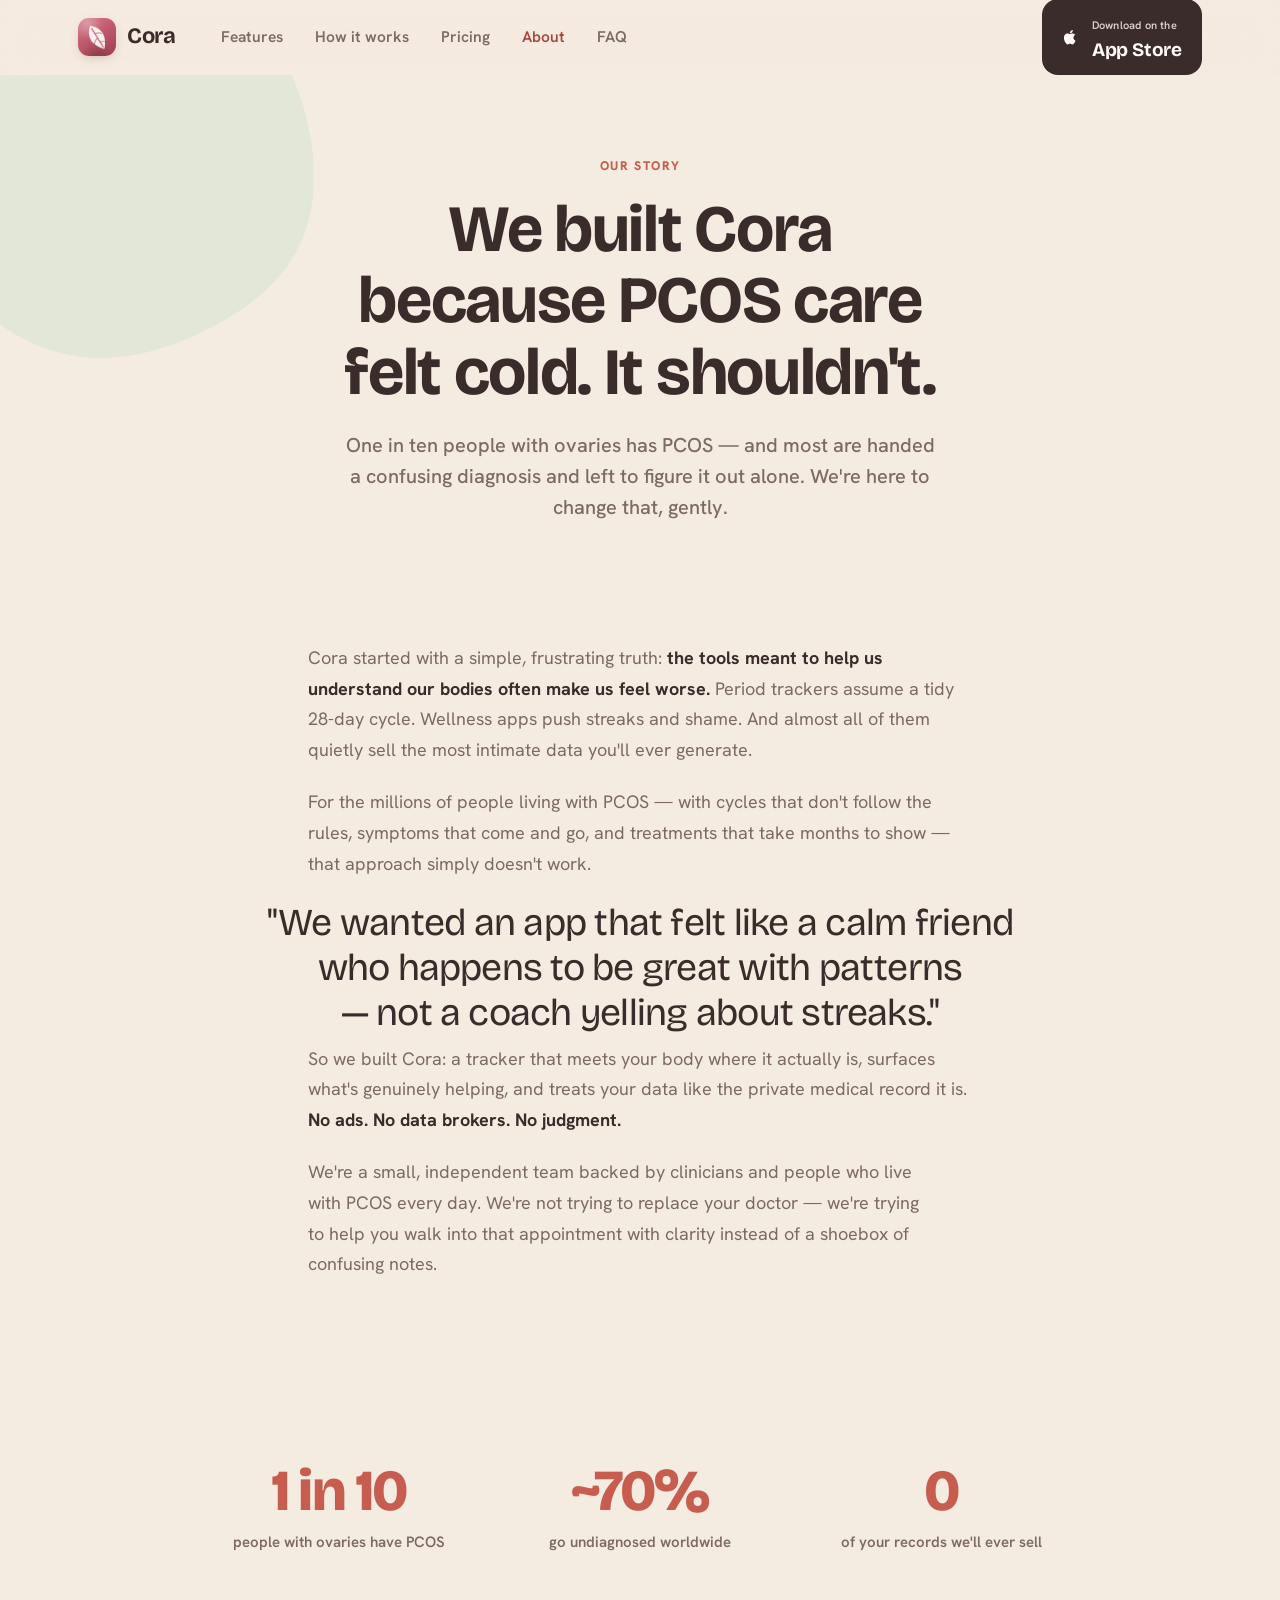
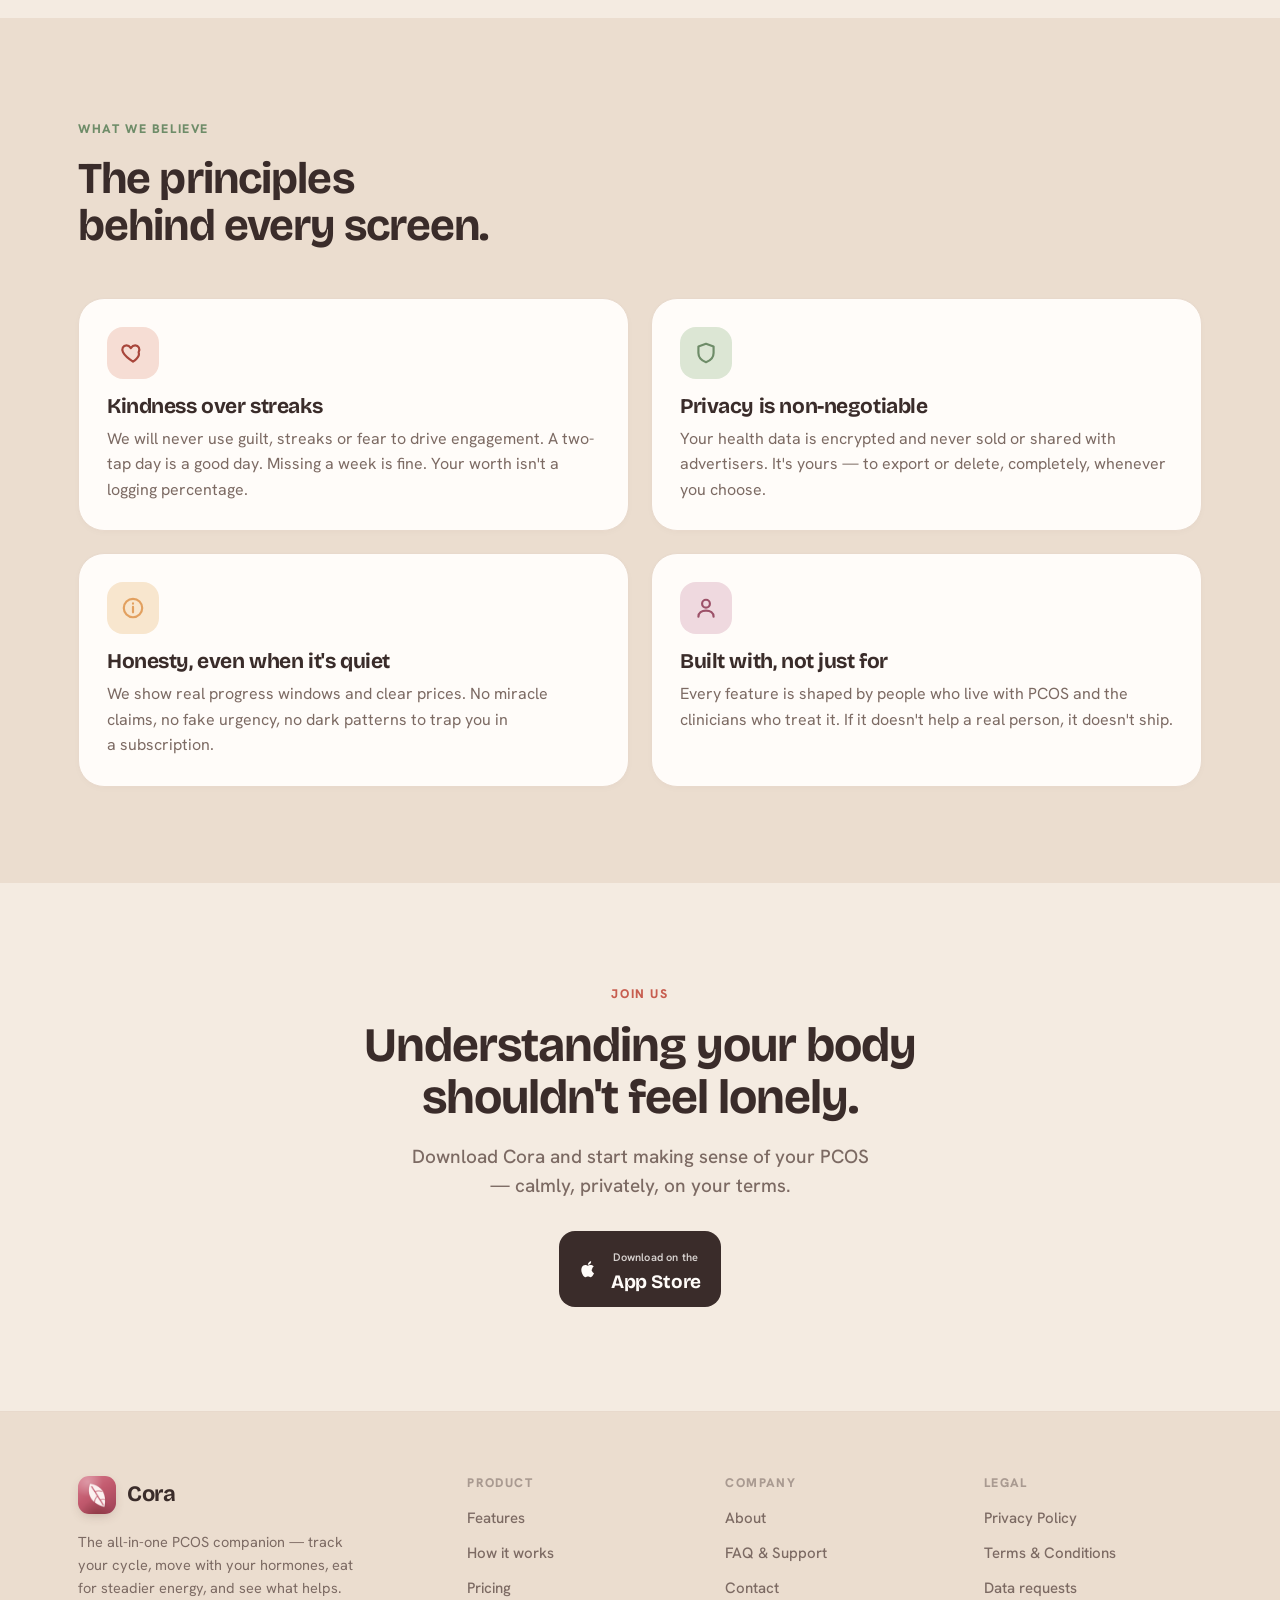
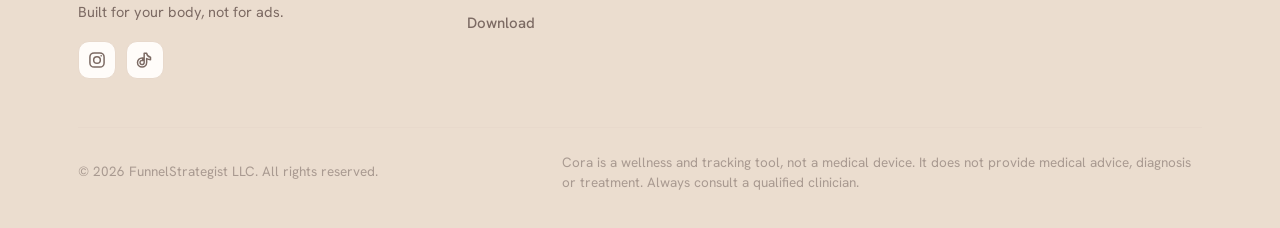
<file: about.html>
<!DOCTYPE html>
<html lang="en" data-palette="clay" data-type="modern" data-layout="split">
<head>
<meta charset="UTF-8">
<meta name="viewport" content="width=device-width, initial-scale=1.0, viewport-fit=cover">
<title>About — Cora</title>
<meta name="description" content="Why we built Cora: a calmer, more honest way to live with PCOS. Built for your body, not for ads.">
<link rel="icon" type="image/png" href="assets/icon-180.png">
<link rel="stylesheet" href="cora.css" onerror="this.onerror=null;var l=document.createElement('link');l.rel='stylesheet';l.href='cora.css?r='+Date.now();document.head.appendChild(l);">
<script defer src="site.js"></script>
<style>
  .about-hero { padding: 76px 0 24px; text-align: center; overflow: hidden; }
  .about-hero h1 { font-size: clamp(40px, 6vw, 66px); max-width: 800px; margin: 16px auto 0; }
  .about-hero .lead { max-width: 600px; margin: 22px auto 0; font-size: 20px; }

  .story { max-width: 720px; margin: 0 auto; }
  .story p { font-size: 18px; line-height: 1.7; color: var(--ink-soft); margin-bottom: 22px; }
  .story p strong { color: var(--ink); }
  .pull { font-family: var(--font-display); font-size: clamp(26px, 3.6vw, 38px); line-height: 1.18; color: var(--ink); letter-spacing: var(--display-spacing); text-align: center; max-width: 760px; margin: 8px auto; text-wrap: balance; }

  .values { background: var(--canvas-deep); }
  .values-grid { display: grid; grid-template-columns: repeat(2, 1fr); gap: 22px; margin-top: 48px; }
  .value h3 { font-size: 21px; margin: 16px 0 8px; }
  .value p { color: var(--ink-soft); font-size: 16px; }
  @media (max-width: 760px) { .values-grid { grid-template-columns: 1fr; } }

  .stats-band { display: grid; grid-template-columns: repeat(3, 1fr); gap: 24px; max-width: 880px; margin: 0 auto; text-align: center; }
  .stat .num { font-family: var(--font-display); font-size: clamp(40px, 5vw, 58px); font-weight: 800; color: var(--primary); letter-spacing: -.03em; line-height: 1; }
  .stat .lbl { color: var(--ink-soft); font-size: 15px; font-weight: 600; margin-top: 10px; }
  @media (max-width: 680px) { .stats-band { grid-template-columns: 1fr; gap: 36px; } }
  @media (max-width: 640px) {
    .about-hero { padding: 48px 0 16px; }
    .about-hero .lead { font-size: 17px; }
    .story p { font-size: 16px; }
  }

  .principles { max-width: 760px; margin: 0 auto; }
  .principle { display: flex; gap: 18px; align-items: flex-start; padding: 24px 0; border-bottom: 1px solid var(--line); }
  .principle:last-child { border-bottom: 0; }
  .principle h3 { font-size: 19px; margin-bottom: 5px; }
  .principle p { color: var(--ink-soft); font-size: 16px; }
</style>
</head>
<body>
<div id="nav-mount"></div>

<main>
  <section class="about-hero">
    <svg class="blob" style="top:-120px;left:-100px" width="440" height="440" viewBox="-80 -80 160 160" aria-hidden="true"><path fill="var(--sage-soft)" opacity=".7" d="M44.5,-58.4C56.8,-50.6,64.4,-35.4,68.1,-19.4C71.8,-3.4,71.6,13.4,64.7,26.8C57.8,40.2,44.2,50.2,29.4,57.3C14.6,64.4,-1.4,68.6,-17.6,65.6C-33.8,62.6,-50.2,52.4,-59.9,38.1C-69.6,23.8,-72.6,5.4,-69.3,-11.6C-66,-28.6,-56.4,-44.2,-43.3,-51.8C-30.2,-59.4,-15.1,-59,1.2,-60.6C17.5,-62.2,35,-66.2,44.5,-58.4Z"/></svg>
    <div class="wrap" style="position:relative;z-index:2">
      <span class="eyebrow">Our story</span>
      <h1>We built Cora because PCOS care felt cold. It shouldn't.</h1>
      <p class="lead">One in ten people with ovaries has PCOS — and most are handed a confusing diagnosis and left to figure it out alone. We're here to change that, gently.</p>
    </div>
  </section>

  <section class="section-pad">
    <div class="wrap story">
      <p>Cora started with a simple, frustrating truth: <strong>the tools meant to help us understand our bodies often make us feel worse.</strong> Period trackers assume a tidy 28-day cycle. Wellness apps push streaks and shame. And almost all of them quietly sell the most intimate data you'll ever generate.</p>
      <p>For the millions of people living with PCOS — with cycles that don't follow the rules, symptoms that come and go, and treatments that take months to show — that approach simply doesn't work.</p>
    </div>
    <p class="pull">"We wanted an app that felt like a calm friend who happens to be great with patterns — not a coach yelling about streaks."</p>
    <div class="wrap story" style="margin-top:8px">
      <p>So we built Cora: a tracker that meets your body where it actually is, surfaces what's genuinely helping, and treats your data like the private medical record it is. <strong>No ads. No data brokers. No judgment.</strong></p>
      <p>We're a small, independent team backed by clinicians and people who live with PCOS every day. We're not trying to replace your doctor — we're trying to help you walk into that appointment with clarity instead of a shoebox of confusing notes.</p>
    </div>
  </section>

  <section class="section-pad-sm">
    <div class="wrap">
      <div class="stats-band">
        <div class="stat reveal"><div class="num">1 in 10</div><div class="lbl">people with ovaries have PCOS</div></div>
        <div class="stat reveal"><div class="num">~70%</div><div class="lbl">go undiagnosed worldwide</div></div>
        <div class="stat reveal"><div class="num">0</div><div class="lbl">of your records we'll ever sell</div></div>
      </div>
    </div>
  </section>

  <section class="section-pad values">
    <div class="wrap">
      <div class="feat-head reveal" style="max-width:560px">
        <span class="eyebrow sage">What we believe</span>
        <h2 style="font-size:clamp(30px,4vw,44px);margin-top:14px">The principles behind every screen.</h2>
      </div>
      <div class="values-grid">
        <div class="card value reveal">
          <div class="ichip primary"><svg width="26" height="26" viewBox="0 0 24 24" fill="none" stroke="currentColor" stroke-width="2" stroke-linecap="round" stroke-linejoin="round"><path d="M12 20s-7-4.4-9.2-8.6C1.2 8.2 2.8 5 6 5c2 0 3.2 1.3 4 2.4C10.8 6.3 12 5 14 5c3.2 0 4.8 3.2 3.2 6.4C19 15.6 12 20 12 20Z"/></svg></div>
          <h3>Kindness over streaks</h3>
          <p>We will never use guilt, streaks or fear to drive engagement. A two-tap day is a good day. Missing a week is fine. Your worth isn't a logging percentage.</p>
        </div>
        <div class="card value reveal">
          <div class="ichip sage"><svg width="26" height="26" viewBox="0 0 24 24" fill="none" stroke="currentColor" stroke-width="2" stroke-linecap="round" stroke-linejoin="round"><path d="M12 3.5 19 6v6c0 4.5-3 7-7 8.5C8 19 5 16.5 5 12V6l7-2.5Z"/></svg></div>
          <h3>Privacy is non-negotiable</h3>
          <p>Your health data is encrypted and never sold or shared with advertisers. It's yours — to export or delete, completely, whenever you choose.</p>
        </div>
        <div class="card value reveal">
          <div class="ichip accent"><svg width="26" height="26" viewBox="0 0 24 24" fill="none" stroke="currentColor" stroke-width="2" stroke-linecap="round" stroke-linejoin="round"><circle cx="12" cy="12" r="8.5"/><path d="M12 11v5M12 7.8v.2"/></svg></div>
          <h3>Honesty, even when it's quiet</h3>
          <p>We show real progress windows and clear prices. No miracle claims, no fake urgency, no dark patterns to trap you in a subscription.</p>
        </div>
        <div class="card value reveal">
          <div class="ichip plum"><svg width="26" height="26" viewBox="0 0 24 24" fill="none" stroke="currentColor" stroke-width="2" stroke-linecap="round" stroke-linejoin="round"><circle cx="12" cy="8" r="3.6"/><path d="M5 20c0-3.6 3.1-5.6 7-5.6s7 2 7 5.6"/></svg></div>
          <h3>Built with, not just for</h3>
          <p>Every feature is shaped by people who live with PCOS and the clinicians who treat it. If it doesn't help a real person, it doesn't ship.</p>
        </div>
      </div>
    </div>
  </section>

  <section class="section-pad final-cta" style="text-align:center">
    <div class="wrap wrap-narrow">
      <span class="eyebrow">Join us</span>
      <h2 style="font-size:clamp(30px,4.5vw,48px);margin:14px auto 0;max-width:640px">Understanding your body shouldn't feel lonely.</h2>
      <p class="lead" style="max-width:480px;margin:18px auto 30px">Download Cora and start making sense of your PCOS — calmly, privately, on your terms.</p>
      <a class="appstore btn-lg" href="index.html#download" style="margin:0 auto">
        <svg width="22" height="22" viewBox="0 0 24 24" fill="currentColor" aria-hidden="true"><path d="M16.4 12.7c0-2.2 1.8-3.2 1.9-3.3-1-1.5-2.6-1.7-3.2-1.7-1.4-.1-2.6.8-3.3.8-.7 0-1.7-.8-2.8-.8-1.5 0-2.8.8-3.6 2.2-1.5 2.7-.4 6.6 1.1 8.8.7 1 1.6 2.2 2.7 2.2 1.1 0 1.5-.7 2.8-.7 1.3 0 1.6.7 2.8.7 1.2 0 1.9-1.1 2.6-2.1.8-1.2 1.2-2.3 1.2-2.4-.1 0-2.2-.9-2.9-3.7Z"/><path d="M14.5 6.3c.6-.7 1-1.7.9-2.8-.9 0-1.9.6-2.5 1.3-.6.6-1.1 1.6-1 2.6 1 .1 2-.5 2.6-1.1Z"/></svg>
        <span><span class="as-sub">Download on the</span><br><span class="as-main">App Store</span></span>
      </a>
    </div>
  </section>
</main>

<div id="footer-mount"></div>
</body>
</html>
</file>
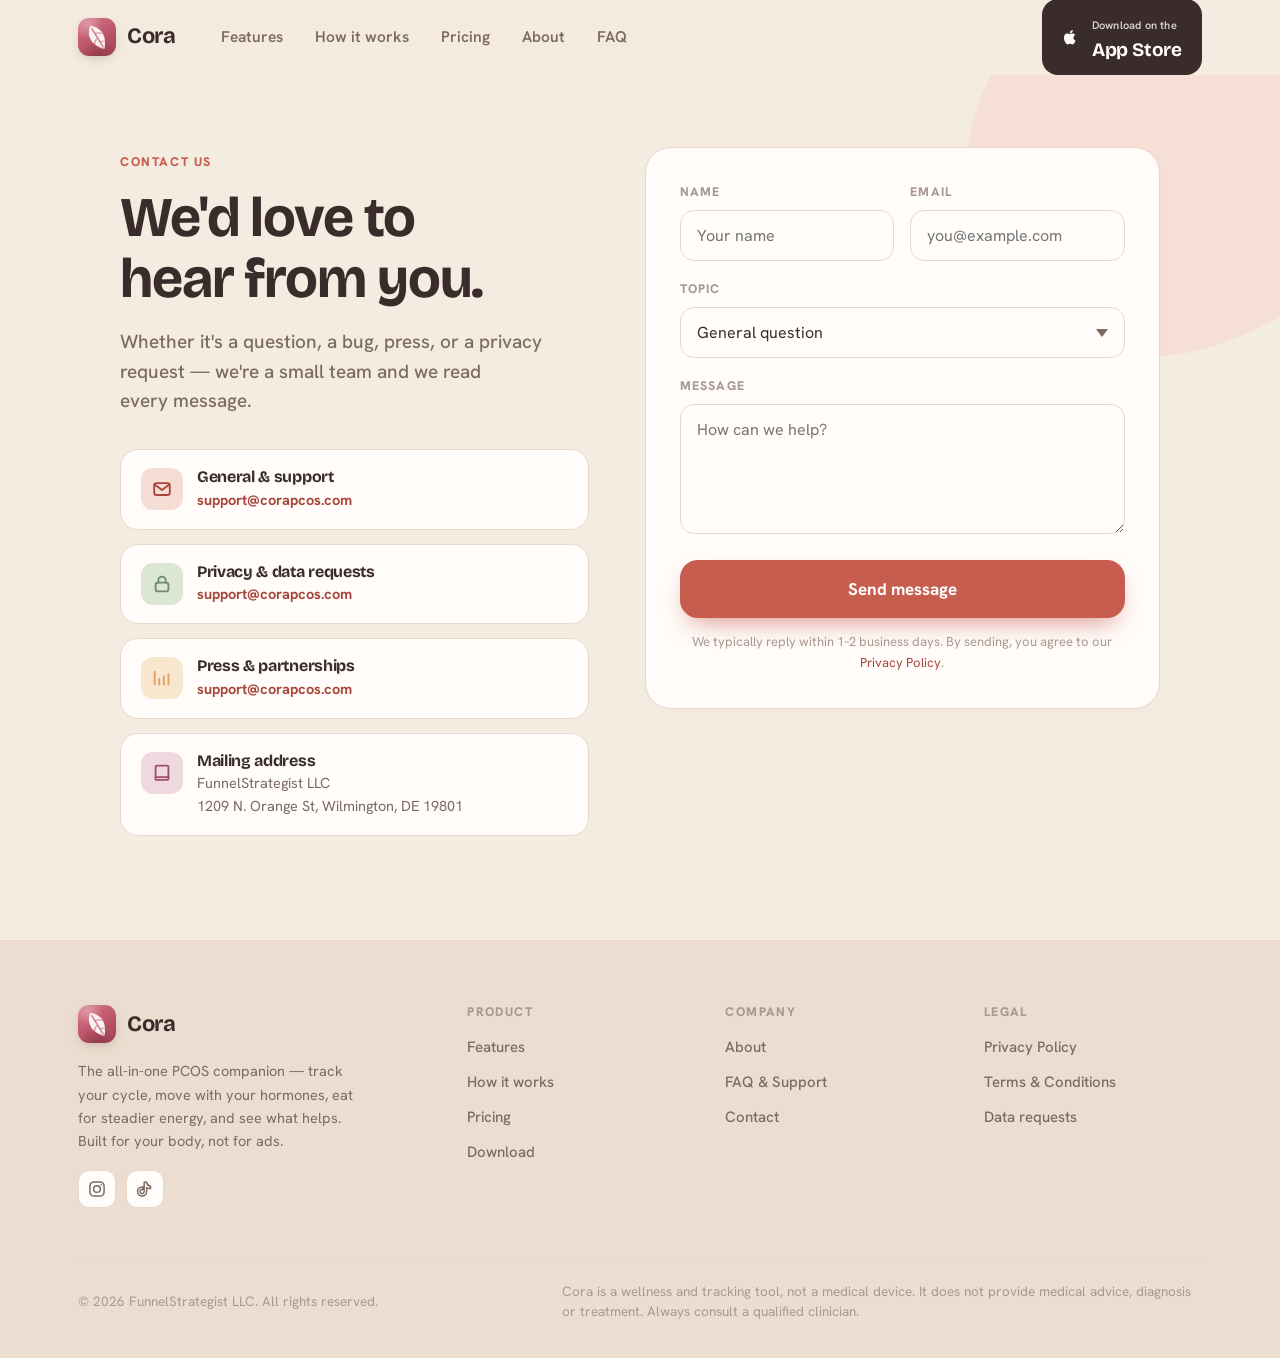
<file: contact.html>
<!DOCTYPE html>
<html lang="en" data-palette="clay" data-type="modern" data-layout="split">
<head>
<meta charset="UTF-8">
<meta name="viewport" content="width=device-width, initial-scale=1.0, viewport-fit=cover">
<title>Contact — Cora</title>
<meta name="description" content="Get in touch with the Cora team — support, press, privacy and data requests.">
<link rel="icon" type="image/png" href="assets/icon-180.png">
<link rel="stylesheet" href="cora.css" onerror="this.onerror=null;var l=document.createElement('link');l.rel='stylesheet';l.href='cora.css?r='+Date.now();document.head.appendChild(l);">
<script defer src="site.js"></script>
<style>
  .contact-grid { display: grid; grid-template-columns: 1fr 1.1fr; gap: 56px; align-items: start; max-width: 1040px; margin: 0 auto; }
  .contact-intro h1 { font-size: clamp(38px, 5vw, 56px); }
  .contact-intro .lead { margin-top: 18px; }
  .contact-methods { display: flex; flex-direction: column; gap: 14px; margin-top: 34px; }
  .cmethod { display: flex; gap: 14px; align-items: flex-start; padding: 18px 20px; background: var(--surface); border: 1px solid var(--line); border-radius: 18px; }
  .cmethod h3 { font-size: 16px; margin-bottom: 2px; }
  .cmethod p { font-size: 14.5px; color: var(--ink-soft); }
  .cmethod a { color: var(--primary-deep); font-weight: 700; }
  .form-card { padding: 34px; }
  .form-row { display: grid; grid-template-columns: 1fr 1fr; gap: 16px; }
  .form-field { margin-bottom: 18px; }
  .form-field.full { grid-column: 1 / -1; }
  select.field { appearance: none; background-image: url("data:image/svg+xml;utf8,<svg xmlns='http://www.w3.org/2000/svg' width='12' height='8' viewBox='0 0 12 8'><path fill='%237C6A63' d='M0 0h12L6 8z'/></svg>"); background-repeat: no-repeat; background-position: right 16px center; }
  .form-success { display: none; text-align: center; padding: 30px 0; }
  .form-success.show { display: block; }
  .form-success .ichip { width: 60px; height: 60px; border-radius: 18px; margin: 0 auto 18px; }
  .form-success h3 { font-size: 24px; margin-bottom: 8px; }
  .form-success p { color: var(--ink-soft); }
  @media (max-width: 820px) { .contact-grid { grid-template-columns: 1fr; gap: 40px; } .form-row { grid-template-columns: 1fr; } }
  @media (max-width: 640px) {
    .contact-intro h1 { font-size: clamp(32px, 8vw, 48px); }
    .form-card .btn { width: 100%; }
  }
</style>
</head>
<body>
<div id="nav-mount"></div>

<main>
  <section class="section-pad" style="padding-top:72px;overflow:hidden">
    <svg class="blob" style="top:-140px;right:-120px" width="460" height="460" viewBox="-80 -80 160 160" aria-hidden="true"><path fill="var(--primary-soft)" opacity=".8" d="M44.5,-58.4C56.8,-50.6,64.4,-35.4,68.1,-19.4C71.8,-3.4,71.6,13.4,64.7,26.8C57.8,40.2,44.2,50.2,29.4,57.3C14.6,64.4,-1.4,68.6,-17.6,65.6C-33.8,62.6,-50.2,52.4,-59.9,38.1C-69.6,23.8,-72.6,5.4,-69.3,-11.6C-66,-28.6,-56.4,-44.2,-43.3,-51.8C-30.2,-59.4,-15.1,-59,1.2,-60.6C17.5,-62.2,35,-66.2,44.5,-58.4Z"/></svg>
    <div class="wrap" style="position:relative;z-index:2">
      <div class="contact-grid">
        <div class="contact-intro">
          <span class="eyebrow">Contact us</span>
          <h1 style="margin-top:14px">We'd love to hear from you.</h1>
          <p class="lead">Whether it's a question, a bug, press, or a privacy request — we're a small team and we read every message.</p>
          <div class="contact-methods">
            <div class="cmethod">
              <div class="ichip primary" style="width:42px;height:42px;border-radius:12px"><svg width="22" height="22" viewBox="0 0 24 24" fill="none" stroke="currentColor" stroke-width="2" stroke-linecap="round" stroke-linejoin="round"><rect x="3.5" y="5.5" width="17" height="13" rx="2.5"/><path d="m4 7 8 6 8-6"/></svg></div>
              <div><h3>General &amp; support</h3><p><a href="mailto:support@corapcos.com">support@corapcos.com</a></p></div>
            </div>
            <div class="cmethod">
              <div class="ichip sage" style="width:42px;height:42px;border-radius:12px"><svg width="22" height="22" viewBox="0 0 24 24" fill="none" stroke="currentColor" stroke-width="2" stroke-linecap="round" stroke-linejoin="round"><rect x="5" y="10.5" width="14" height="9.5" rx="2.5"/><path d="M8 10.5V8a4 4 0 0 1 8 0v2.5"/></svg></div>
              <div><h3>Privacy &amp; data requests</h3><p><a href="mailto:support@corapcos.com">support@corapcos.com</a></p></div>
            </div>
            <div class="cmethod">
              <div class="ichip accent" style="width:42px;height:42px;border-radius:12px"><svg width="22" height="22" viewBox="0 0 24 24" fill="none" stroke="currentColor" stroke-width="2" stroke-linecap="round" stroke-linejoin="round"><path d="M4 19V5M9 19v-6M14 19v-9M19 19V8"/></svg></div>
              <div><h3>Press &amp; partnerships</h3><p><a href="mailto:support@corapcos.com">support@corapcos.com</a></p></div>
            </div>
            <div class="cmethod">
              <div class="ichip plum" style="width:42px;height:42px;border-radius:12px"><svg width="22" height="22" viewBox="0 0 24 24" fill="none" stroke="currentColor" stroke-width="2" stroke-linecap="round" stroke-linejoin="round"><path d="M5 5.5C5 4.7 5.7 4 6.5 4H18a1 1 0 0 1 1 1v13.5a1 1 0 0 1-1 1H6.5A1.5 1.5 0 0 1 5 19V5.5Z"/><path d="M5 16.5h14"/></svg></div>
              <div><h3>Mailing address</h3><p>FunnelStrategist LLC<br>1209 N. Orange St, Wilmington, DE 19801</p></div>
            </div>
          </div>
        </div>

        <div class="card form-card">
          <form id="contactForm" novalidate>
            <div class="form-row">
              <div class="form-field"><label class="field-label" for="cf-name">Name</label><input class="field" id="cf-name" type="text" placeholder="Your name" required></div>
              <div class="form-field"><label class="field-label" for="cf-email">Email</label><input class="field" id="cf-email" type="email" placeholder="you@example.com" required></div>
            </div>
            <div class="form-field full"><label class="field-label" for="cf-topic">Topic</label>
              <select class="field" id="cf-topic">
                <option>General question</option>
                <option>Support / something's not working</option>
                <option>Billing &amp; subscriptions</option>
                <option>Privacy or data request</option>
                <option>Press &amp; partnerships</option>
              </select>
            </div>
            <div class="form-field full"><label class="field-label" for="cf-msg">Message</label><textarea class="field" id="cf-msg" placeholder="How can we help?" required></textarea></div>
            <button class="btn btn-primary btn-lg" type="submit" style="width:100%">Send message</button>
            <p style="font-size:13px;color:var(--ink-faint);text-align:center;margin-top:14px">We typically reply within 1–2 business days. By sending, you agree to our <a class="inline" style="color:var(--primary-deep)" href="privacy.html">Privacy Policy</a>.</p>
          </form>
          <div class="form-success" id="formSuccess">
            <div class="ichip sage"><svg width="30" height="30" viewBox="0 0 24 24" fill="none" stroke="currentColor" stroke-width="2.4" stroke-linecap="round" stroke-linejoin="round"><path d="M5 12.5 10 17.5 19 7"/></svg></div>
            <h3>Message sent</h3>
            <p>Thanks for reaching out — we'll get back to you soon.</p>
          </div>
        </div>
      </div>
    </div>
  </section>
</main>

<div id="footer-mount"></div>
<script>
  document.addEventListener('DOMContentLoaded', function () {
    var form = document.getElementById('contactForm');
    form.addEventListener('submit', function (e) {
      e.preventDefault();
      var name = document.getElementById('cf-name');
      var email = document.getElementById('cf-email');
      var msg = document.getElementById('cf-msg');
      var ok = true;
      [name, email, msg].forEach(function (f) {
        if (!f.value.trim()) { f.style.borderColor = 'var(--primary)'; ok = false; }
        else { f.style.borderColor = ''; }
      });
      if (!ok) return;
      form.style.display = 'none';
      document.getElementById('formSuccess').classList.add('show');
    });
  });
</script>
</body>
</html>
</file>
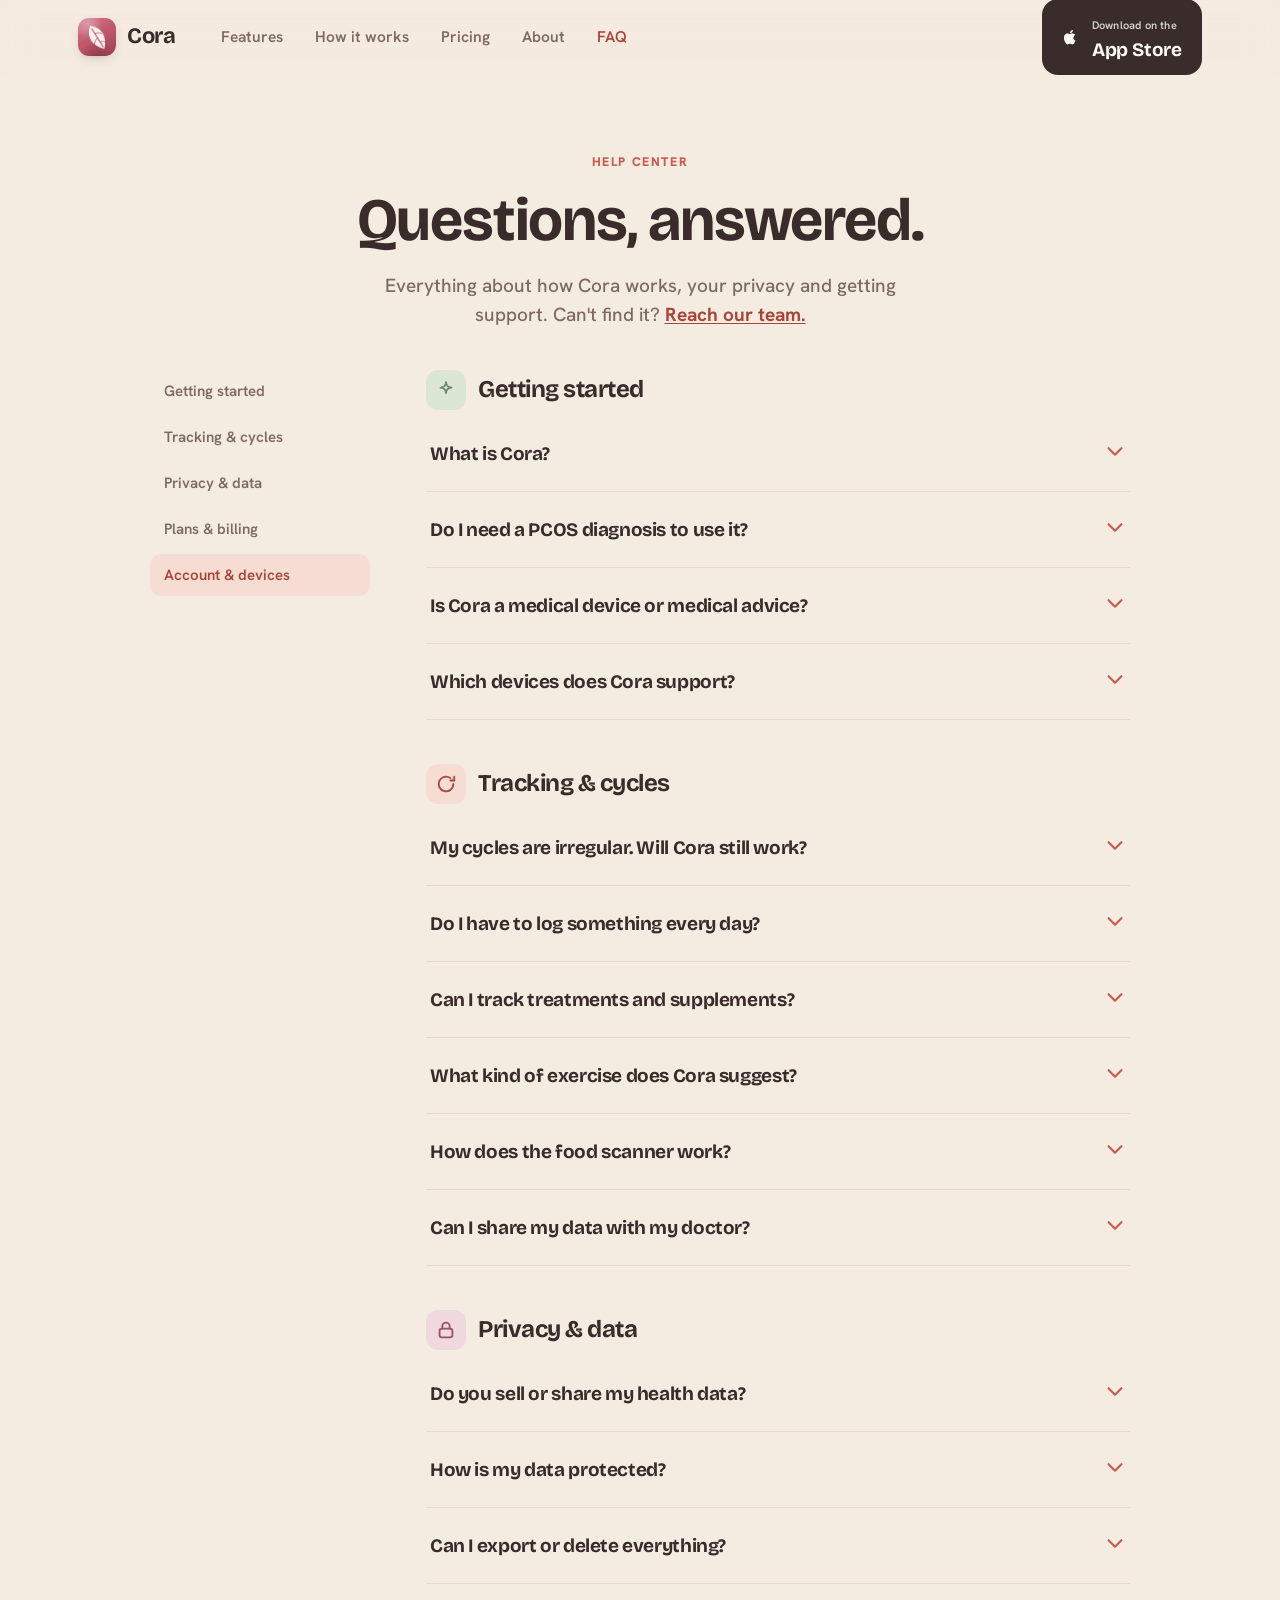
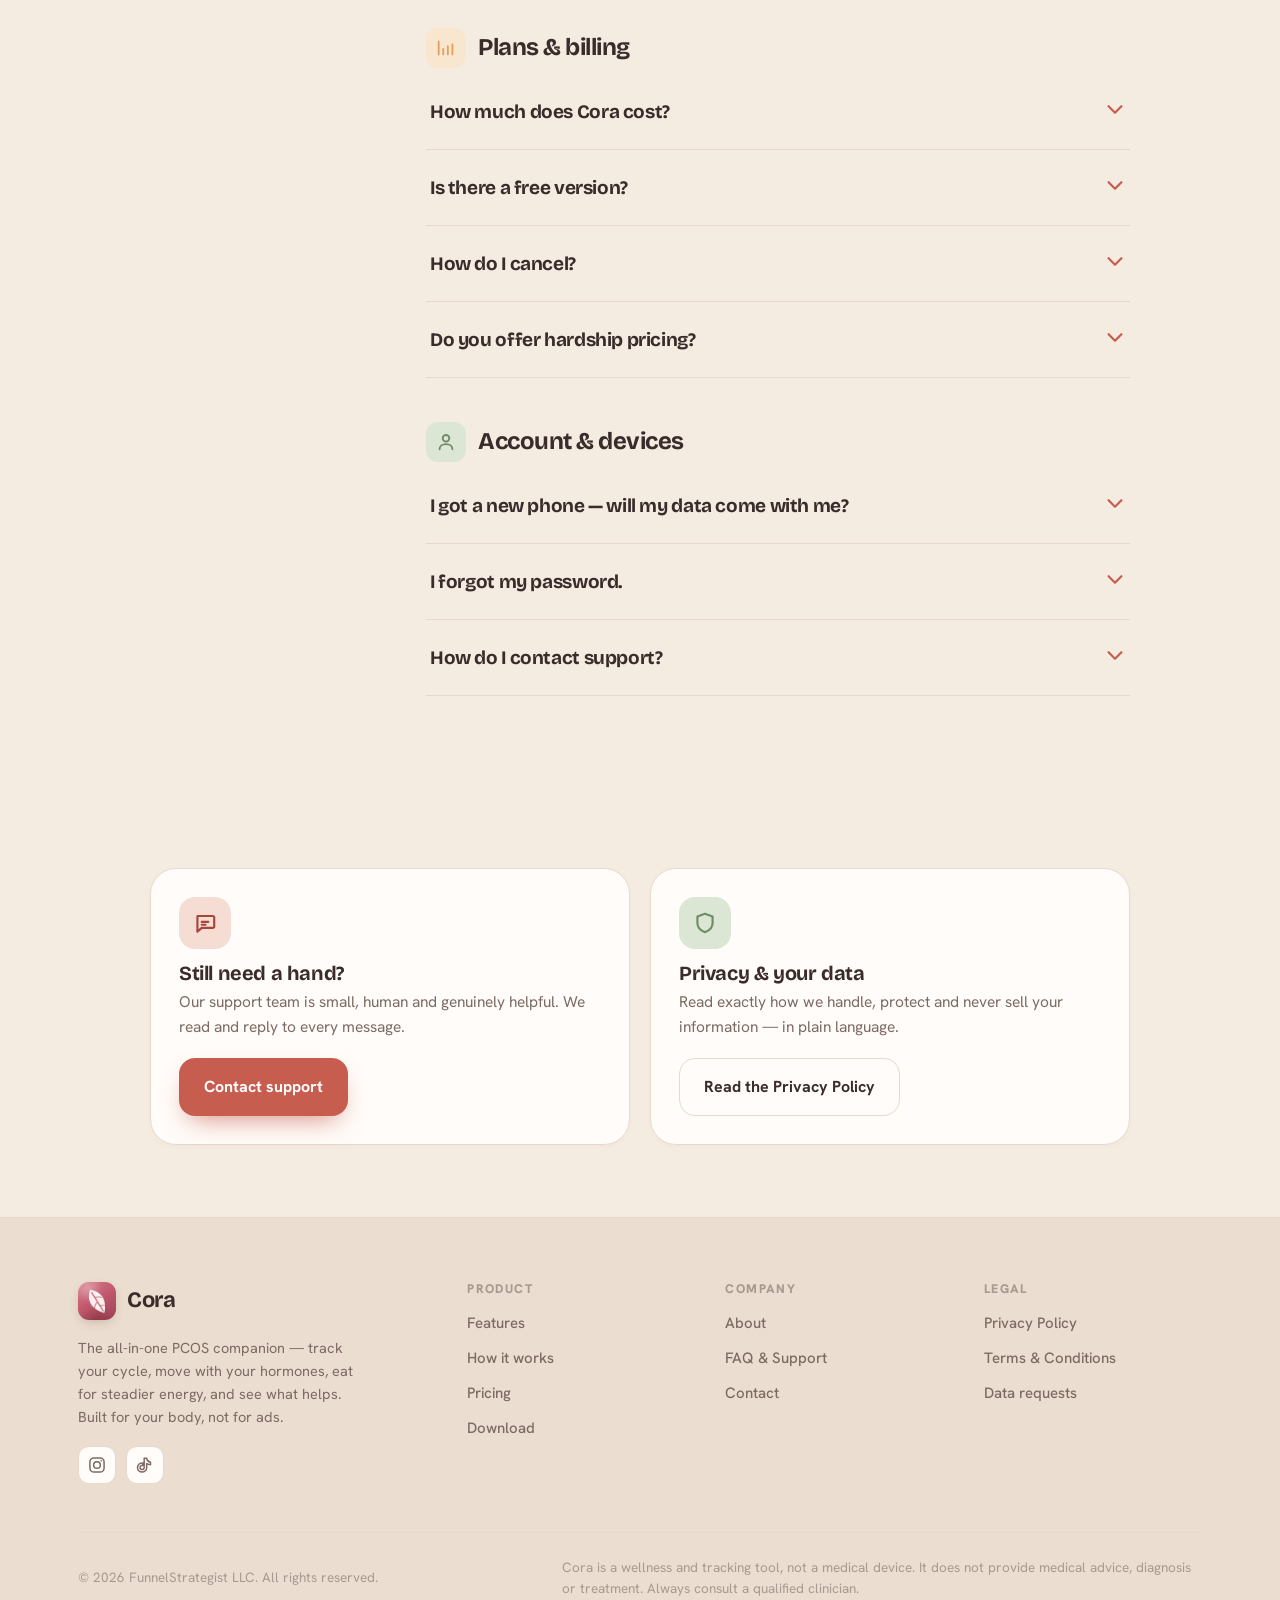
<file: faq.html>
<!DOCTYPE html>
<html lang="en" data-palette="clay" data-type="modern" data-layout="split">
<head>
<meta charset="UTF-8">
<meta name="viewport" content="width=device-width, initial-scale=1.0, viewport-fit=cover">
<title>FAQ & Support — Cora</title>
<meta name="description" content="Answers about Cora — how it works, your privacy, billing, and getting help.">
<link rel="icon" type="image/png" href="assets/icon-180.png">
<link rel="stylesheet" href="cora.css" onerror="this.onerror=null;var l=document.createElement('link');l.rel='stylesheet';l.href='cora.css?r='+Date.now();document.head.appendChild(l);">
<script defer src="site.js"></script>
<style>
  .page-head { text-align: center; padding: 72px 0 16px; }
  .page-head h1 { font-size: clamp(40px, 5.5vw, 60px); }
  .page-head .lead { max-width: 540px; margin: 18px auto 0; }

  .faq-layout { display: grid; grid-template-columns: 220px 1fr; gap: 56px; align-items: start; max-width: 980px; margin: 0 auto; }
  .faq-nav { position: sticky; top: 100px; display: flex; flex-direction: column; gap: 4px; }
  .faq-nav a { font-size: 15px; font-weight: 600; color: var(--ink-soft); padding: 9px 14px; border-radius: 11px; transition: all .15s; }
  .faq-nav a:hover, .faq-nav a.active { background: var(--primary-soft); color: var(--primary-deep); }
  .faq-cat { margin-bottom: 44px; scroll-margin-top: 100px; }
  .faq-cat > h2 { font-size: 24px; margin-bottom: 6px; display: flex; align-items: center; gap: 12px; }
  .faq-cat .ichip { width: 40px; height: 40px; border-radius: 12px; }
  @media (max-width: 820px) { .faq-layout { grid-template-columns: 1fr; gap: 0; } .faq-nav { display: none; } }

  .support-cta { display: grid; grid-template-columns: 1fr 1fr; gap: 20px; max-width: 980px; margin: 0 auto; }
  .support-card { text-align: left; }
  .support-card h3 { font-size: 20px; margin: 14px 0 6px; }
  .support-card p { color: var(--ink-soft); font-size: 15.5px; margin-bottom: 18px; }
  @media (max-width: 680px) { .support-cta { grid-template-columns: 1fr; } }
  @media (max-width: 640px) {
    .faq-cat > h2 { font-size: 20px; flex-wrap: wrap; }
    .support-card .btn { width: 100%; }
  }
</style>
</head>
<body>
<div id="nav-mount"></div>

<main>
  <section class="page-head">
    <div class="wrap">
      <span class="eyebrow">Help center</span>
      <h1 style="margin-top:14px">Questions, answered.</h1>
      <p class="lead">Everything about how Cora works, your privacy and getting support. Can't find it? <a style="color:var(--primary-deep);font-weight:700;text-decoration:underline;text-underline-offset:2px" href="contact.html">Reach our team.</a></p>
    </div>
  </section>

  <section class="section-pad-sm" style="padding-top:24px">
    <div class="wrap">
      <div class="faq-layout">
        <nav class="faq-nav" id="faqNav">
          <a href="#getting-started" class="active">Getting started</a>
          <a href="#tracking">Tracking &amp; cycles</a>
          <a href="#privacy">Privacy &amp; data</a>
          <a href="#billing">Plans &amp; billing</a>
          <a href="#account">Account &amp; devices</a>
        </nav>
        <div>
          <div class="faq-cat" id="getting-started">
            <h2><span class="ichip sage"><svg width="22" height="22" viewBox="0 0 24 24" fill="none" stroke="currentColor" stroke-width="2" stroke-linecap="round" stroke-linejoin="round"><path d="M12 3.5c.6 4.2 1.8 5.4 6 6-4.2.6-5.4 1.8-6 6-.6-4.2-1.8-5.4-6-6 4.2-.6 5.4-1.8 6-6Z"/></svg></span>Getting started</h2>
            <div class="faq-item"><button class="faq-q">What is Cora?</button><div class="faq-a"><div class="faq-a-inner">Cora is an all-in-one app for understanding and managing PCOS. You track your cycle, symptoms and habits; follow a cycle-aware movement plan with walk reminders; eat with a PCOS food scanner and recipes; and get gentle insights about what's actually helping — without streaks, shame or ads.</div></div></div>
            <div class="faq-item"><button class="faq-q">Do I need a PCOS diagnosis to use it?</button><div class="faq-a"><div class="faq-a-inner">No. Many people use Cora while they're still figuring things out, whether newly diagnosed, years in, or simply suspecting something's off. It's designed to help at any stage.</div></div></div>
            <div class="faq-item"><button class="faq-q">Is Cora a medical device or medical advice?</button><div class="faq-a"><div class="faq-a-inner">No. Cora is a wellness and tracking tool. It does not diagnose, treat or prevent any condition, and it is not a substitute for professional medical care. Always consult a qualified clinician about your health.</div></div></div>
            <div class="faq-item"><button class="faq-q">Which devices does Cora support?</button><div class="faq-a"><div class="faq-a-inner">Cora is available on iPhone via the App Store. An Android version is on our roadmap — join the waitlist from the app to be notified.</div></div></div>
          </div>

          <div class="faq-cat" id="tracking">
            <h2><span class="ichip primary"><svg width="22" height="22" viewBox="0 0 24 24" fill="none" stroke="currentColor" stroke-width="2" stroke-linecap="round" stroke-linejoin="round"><path d="M20 12a8 8 0 1 1-3.2-6.4"/><path d="M21 4v4.2h-4.2"/></svg></span>Tracking &amp; cycles</h2>
            <div class="faq-item"><button class="faq-q">My cycles are irregular. Will Cora still work?</button><div class="faq-a"><div class="faq-a-inner">Yes — that's exactly who Cora is built for. Instead of assuming a 28-day cycle, Cora learns your personal range and only flags a meaningful shift, so a long or variable cycle isn't treated as an error.</div></div></div>
            <div class="faq-item"><button class="faq-q">Do I have to log something every day?</button><div class="faq-a"><div class="faq-a-inner">Never. A quick tap is enough, and skipping days is completely fine. There are no streaks and nothing is required — log what's relevant to you, when it's relevant.</div></div></div>
            <div class="faq-item"><button class="faq-q">Can I track treatments and supplements?</button><div class="faq-a"><div class="faq-a-inner">Yes. With Cora Plus you can log medications, supplements and hair or skin treatments, set gentle reminders, and see over time what's genuinely making a difference.</div></div></div>
            <div class="faq-item"><button class="faq-q">What kind of exercise does Cora suggest?</button><div class="faq-a"><div class="faq-a-inner">Cora's Move plans are gentle and PCOS-appropriate — a mix of strength and low-impact sessions with guided demos, plus simple nudges to take a walk. Each day's session is synced to your cycle phase and energy, and rest days are built in. It's movement to support insulin sensitivity and mood, never punishment.</div></div></div>
            <div class="faq-item"><button class="faq-q">How does the food scanner work?</button><div class="faq-a"><div class="faq-a-inner">Point your camera at a meal and Nourish gives it a PCOS score with a clear “why” and easy ways to make it more balanced. You can also browse hundreds of PCOS-friendly recipes and build a weekly meal plan with an automatic grocery list.</div></div></div>
            <div class="faq-item"><button class="faq-q">Can I share my data with my doctor?</button><div class="faq-a"><div class="faq-a-inner">Cora Plus generates a clean, doctor-ready summary you can export and bring to any appointment — no shoebox of notes required.</div></div></div>
          </div>

          <div class="faq-cat" id="privacy">
            <h2><span class="ichip plum"><svg width="22" height="22" viewBox="0 0 24 24" fill="none" stroke="currentColor" stroke-width="2" stroke-linecap="round" stroke-linejoin="round"><rect x="5" y="10.5" width="14" height="9.5" rx="2.5"/><path d="M8 10.5V8a4 4 0 0 1 8 0v2.5"/></svg></span>Privacy &amp; data</h2>
            <div class="faq-item"><button class="faq-q">Do you sell or share my health data?</button><div class="faq-a"><div class="faq-a-inner">No — never. We do not sell your data and we do not share it with advertisers or data brokers. Cora is funded by subscriptions, not by your information. See our <a class="inline" href="privacy.html">Privacy Policy</a> for the full detail.</div></div></div>
            <div class="faq-item"><button class="faq-q">How is my data protected?</button><div class="faq-a"><div class="faq-a-inner">Your entries are encrypted in transit and at rest, and access is tightly restricted. We follow industry-standard security practices to keep your information safe.</div></div></div>
            <div class="faq-item"><button class="faq-q">Can I export or delete everything?</button><div class="faq-a"><div class="faq-a-inner">Yes. You can export your data or permanently delete your account and all associated records at any time, directly from the app or by contacting us.</div></div></div>
          </div>

          <div class="faq-cat" id="billing">
            <h2><span class="ichip accent"><svg width="22" height="22" viewBox="0 0 24 24" fill="none" stroke="currentColor" stroke-width="2" stroke-linecap="round" stroke-linejoin="round"><path d="M4 19V5M9 19v-6M14 19v-9M19 19V8"/></svg></span>Plans &amp; billing</h2>
            <div class="faq-item"><button class="faq-q">How much does Cora cost?</button><div class="faq-a"><div class="faq-a-inner">Cora is one simple subscription with everything included: $49/year (about $4.08/month) or $19.99 month-to-month. See the <a class="inline" href="pricing.html">pricing page</a> for the full feature list.</div></div></div>
            <div class="faq-item"><button class="faq-q">Is there a free version?</button><div class="faq-a"><div class="faq-a-inner">No — Cora is a subscription app with no ad-supported free tier. That's how we keep your health data private and never sell it. Every feature is included in one price, and you can cancel anytime.</div></div></div>
            <div class="faq-item"><button class="faq-q">How do I cancel?</button><div class="faq-a"><div class="faq-a-inner">Manage or cancel from your App Store subscription settings in two taps — we never hide the button. You'll keep access until the end of your current billing period.</div></div></div>
            <div class="faq-item"><button class="faq-q">Do you offer hardship pricing?</button><div class="faq-a"><div class="faq-a-inner">We don't want cost to stop anyone from tracking their health. Email <a class="inline" href="contact.html">support@corapcos.com</a> and we'll work something out.</div></div></div>
          </div>

          <div class="faq-cat" id="account">
            <h2><span class="ichip sage"><svg width="22" height="22" viewBox="0 0 24 24" fill="none" stroke="currentColor" stroke-width="2" stroke-linecap="round" stroke-linejoin="round"><circle cx="12" cy="8" r="3.6"/><path d="M5 20c0-3.6 3.1-5.6 7-5.6s7 2 7 5.6"/></svg></span>Account &amp; devices</h2>
            <div class="faq-item"><button class="faq-q">I got a new phone — will my data come with me?</button><div class="faq-a"><div class="faq-a-inner">Yes. Sign in with the same account on your new device and your history syncs securely. We recommend creating an account (rather than staying signed out) so your data is always recoverable.</div></div></div>
            <div class="faq-item"><button class="faq-q">I forgot my password.</button><div class="faq-a"><div class="faq-a-inner">Use "Forgot password" on the sign-in screen to reset it via email. If you're stuck, contact support and we'll help you back in.</div></div></div>
            <div class="faq-item"><button class="faq-q">How do I contact support?</button><div class="faq-a"><div class="faq-a-inner">Email us any time at support@corapcos.com, or use the <a class="inline" href="contact.html">contact form</a>. We're a small team and read every message.</div></div></div>
          </div>
        </div>
      </div>
    </div>
  </section>

  <section class="section-pad-sm">
    <div class="wrap">
      <div class="support-cta">
        <div class="card support-card">
          <div class="ichip primary"><svg width="26" height="26" viewBox="0 0 24 24" fill="none" stroke="currentColor" stroke-width="2" stroke-linecap="round" stroke-linejoin="round"><path d="M5 5.5h14a1.5 1.5 0 0 1 1.5 1.5v8a1.5 1.5 0 0 1-1.5 1.5H9l-4 3.5V7A1.5 1.5 0 0 1 6.5 5.5Z"/><path d="M9 11h6M9 13.6h3.5"/></svg></div>
          <h3>Still need a hand?</h3>
          <p>Our support team is small, human and genuinely helpful. We read and reply to every message.</p>
          <a class="btn btn-primary" href="contact.html">Contact support</a>
        </div>
        <div class="card support-card">
          <div class="ichip sage"><svg width="26" height="26" viewBox="0 0 24 24" fill="none" stroke="currentColor" stroke-width="2" stroke-linecap="round" stroke-linejoin="round"><path d="M12 3.5 19 6v6c0 4.5-3 7-7 8.5C8 19 5 16.5 5 12V6l7-2.5Z"/></svg></div>
          <h3>Privacy &amp; your data</h3>
          <p>Read exactly how we handle, protect and never sell your information — in plain language.</p>
          <a class="btn btn-ghost" href="privacy.html">Read the Privacy Policy</a>
        </div>
      </div>
    </div>
  </section>
</main>

<div id="footer-mount"></div>
<script>
  document.addEventListener('DOMContentLoaded', function () {
    var nav = document.getElementById('faqNav');
    var links = [].slice.call(nav.querySelectorAll('a'));
    var cats = links.map(function (a) { return document.querySelector(a.getAttribute('href')); });
    if (!('IntersectionObserver' in window)) return;
    var io = new IntersectionObserver(function (entries) {
      entries.forEach(function (en) {
        if (en.isIntersecting) {
          links.forEach(function (l) { l.classList.toggle('active', l.getAttribute('href') === '#' + en.target.id); });
        }
      });
    }, { rootMargin: '-90px 0px -70% 0px' });
    cats.forEach(function (c) { if (c) io.observe(c); });
  });
</script>
</body>
</html>
</file>
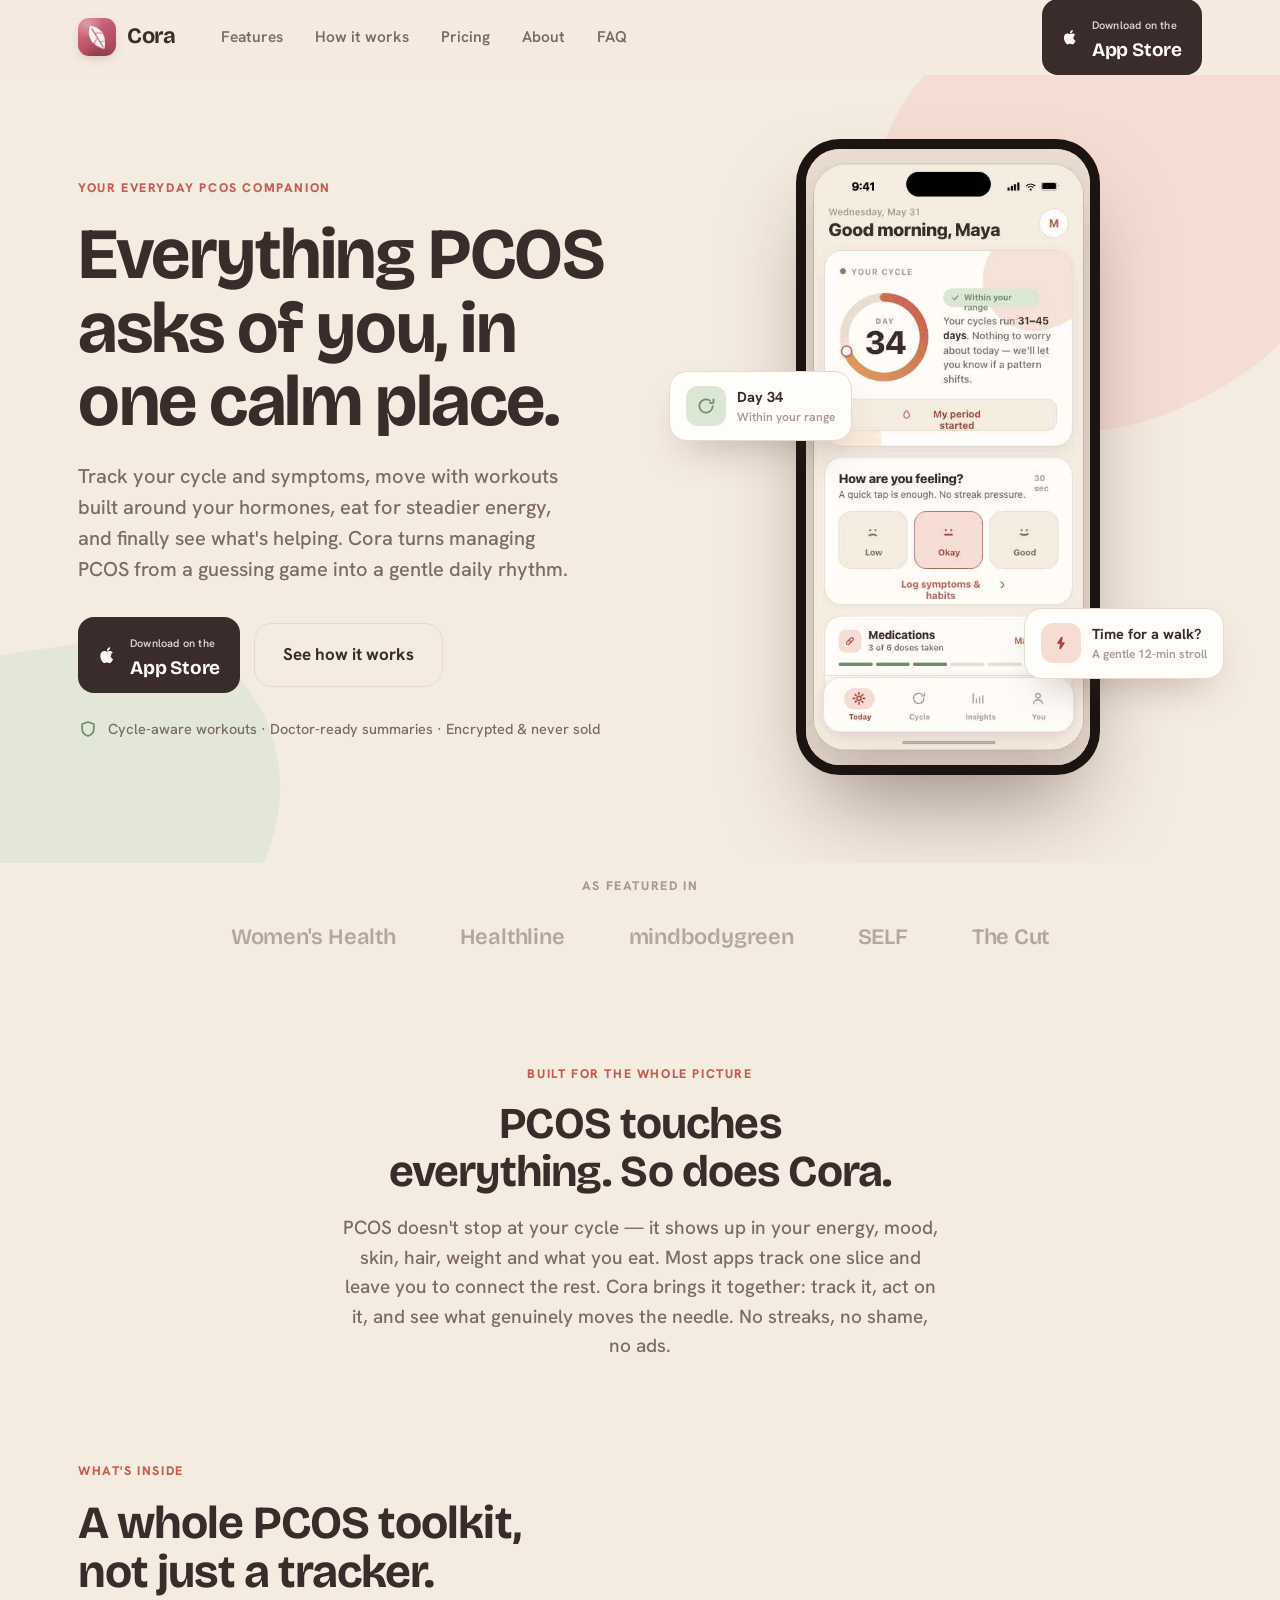
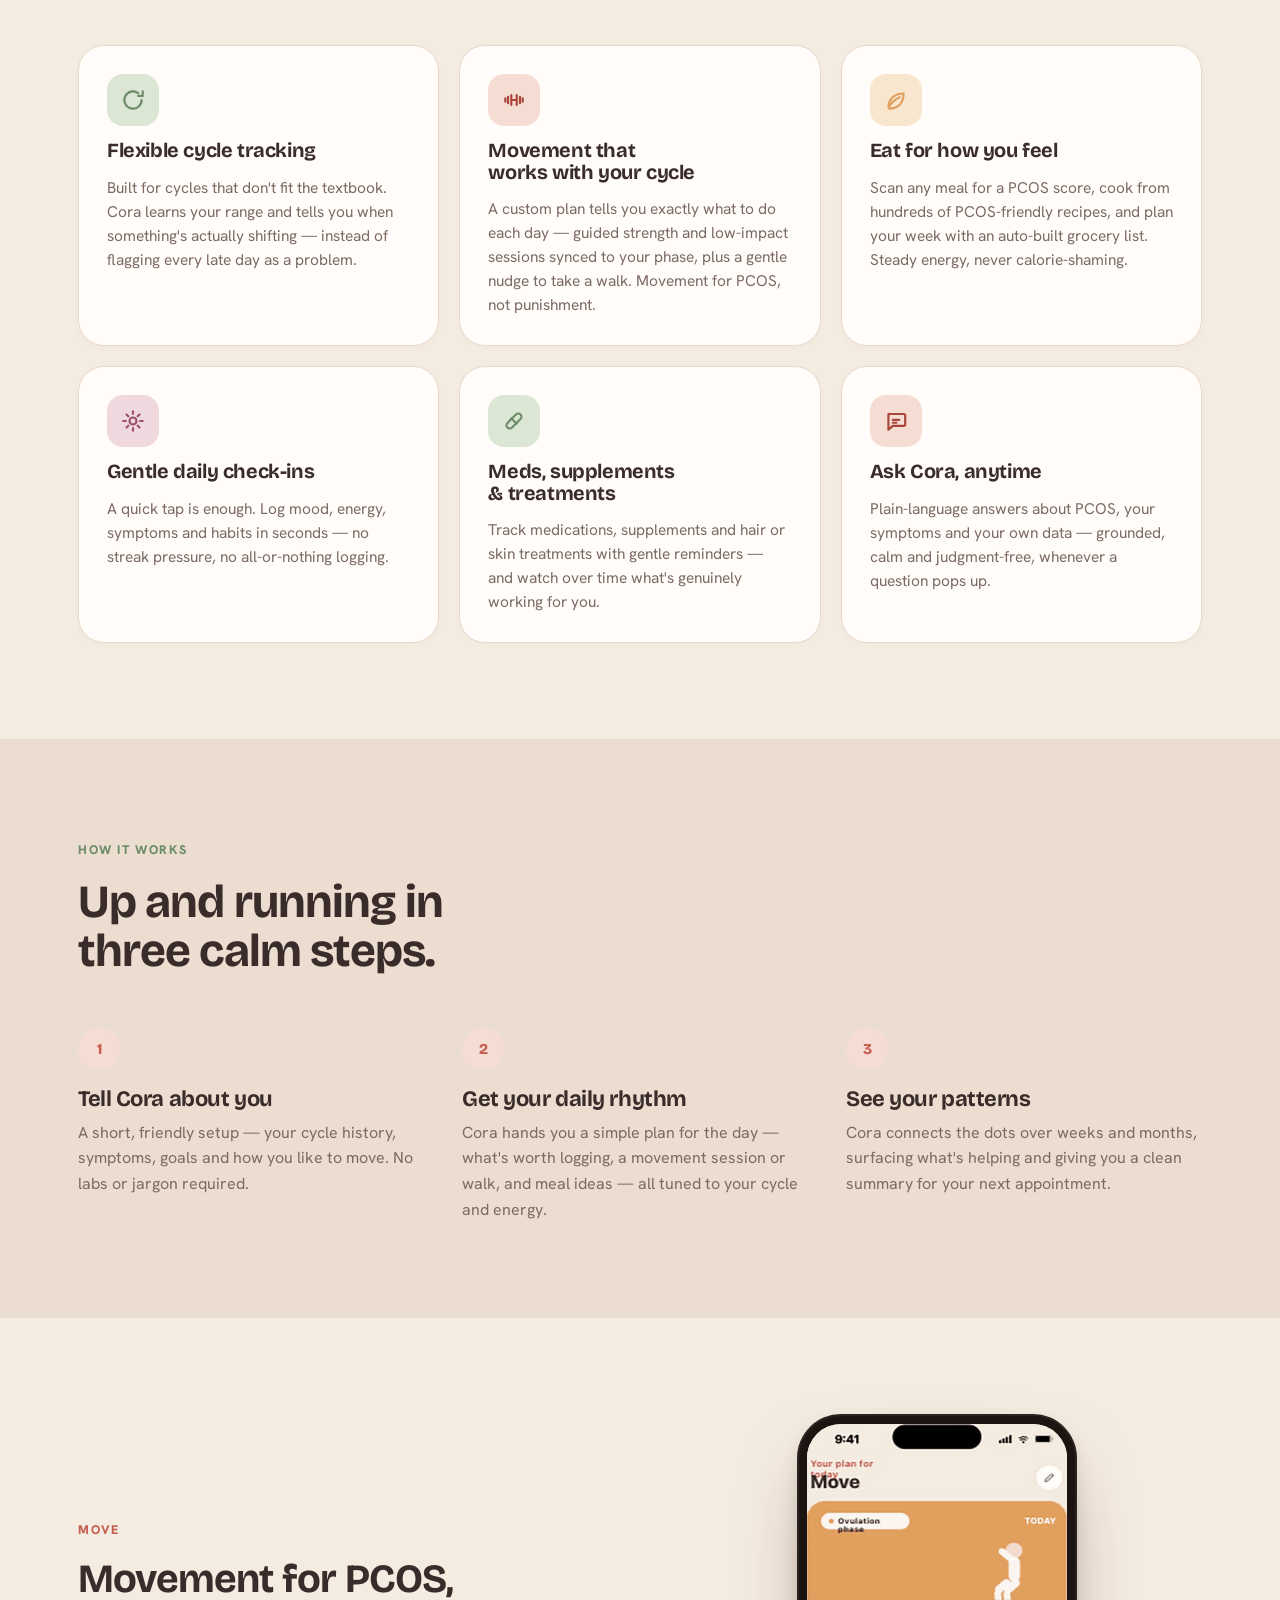
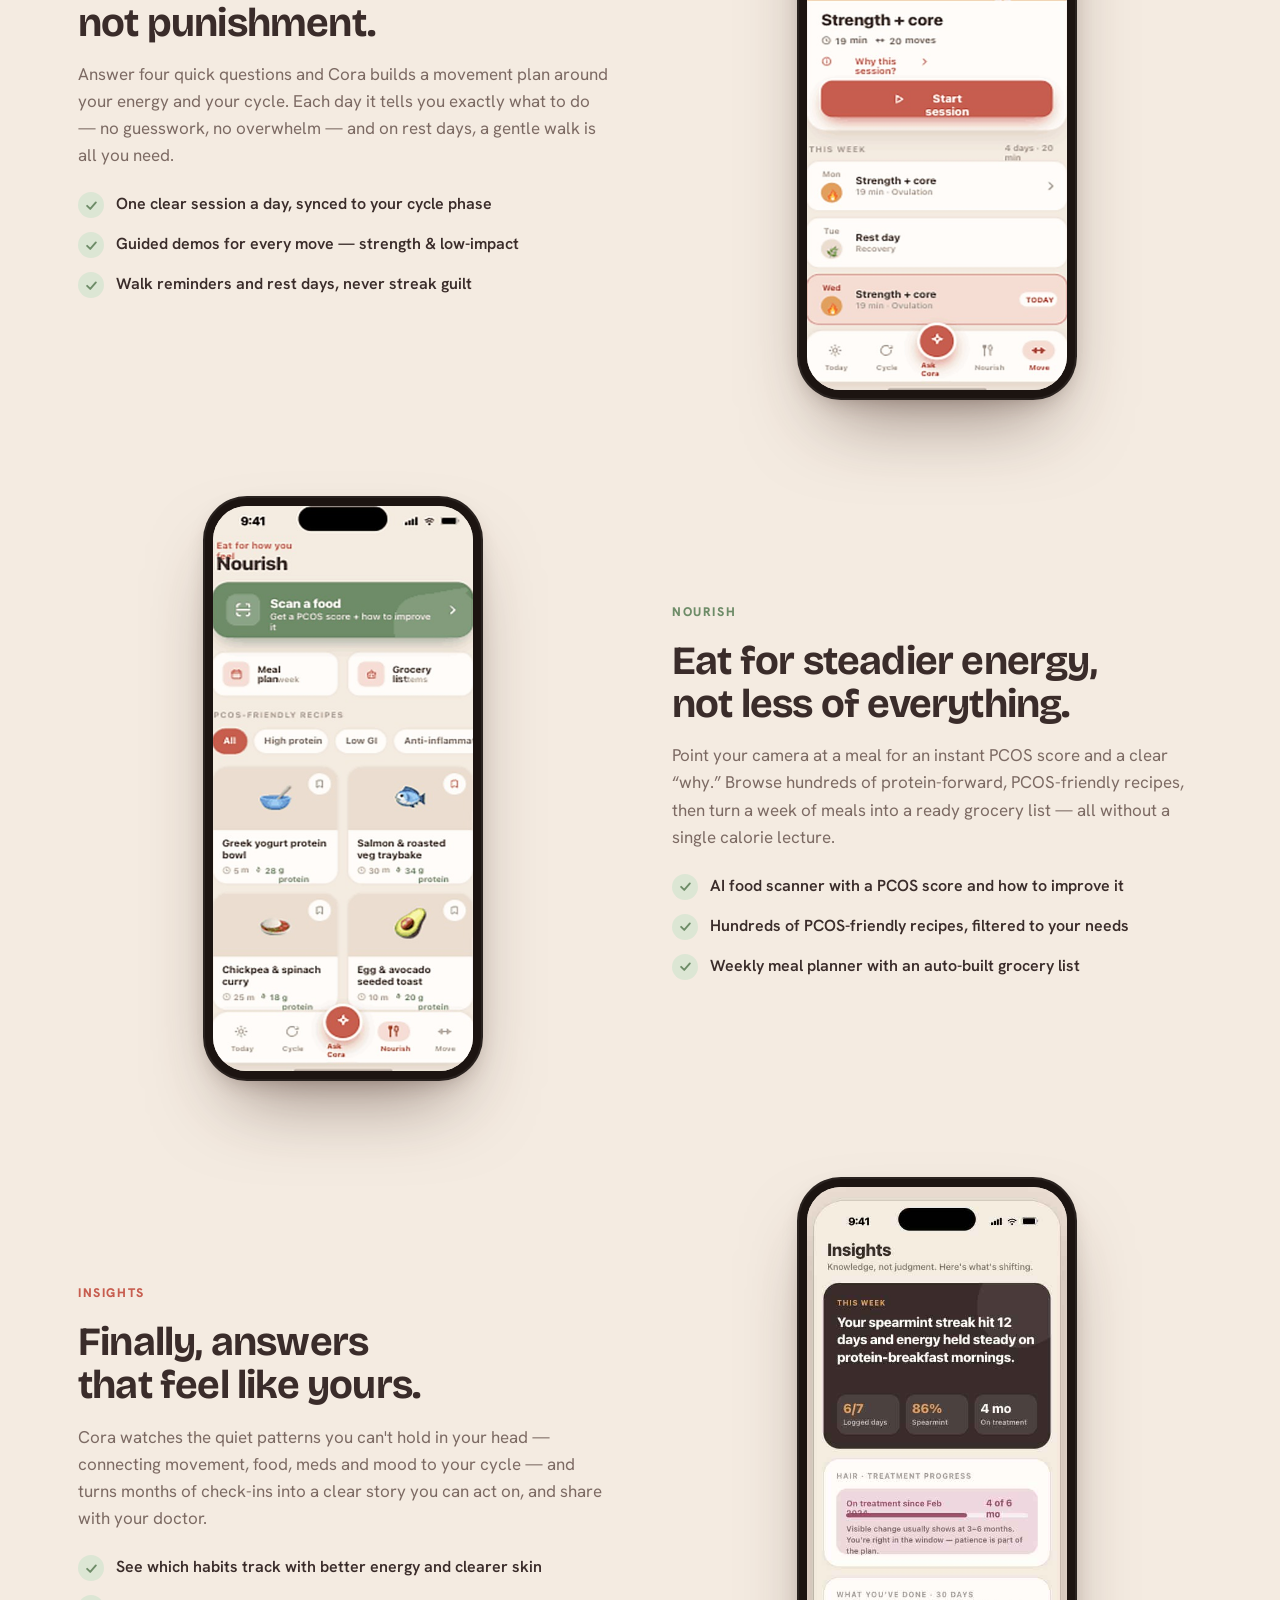
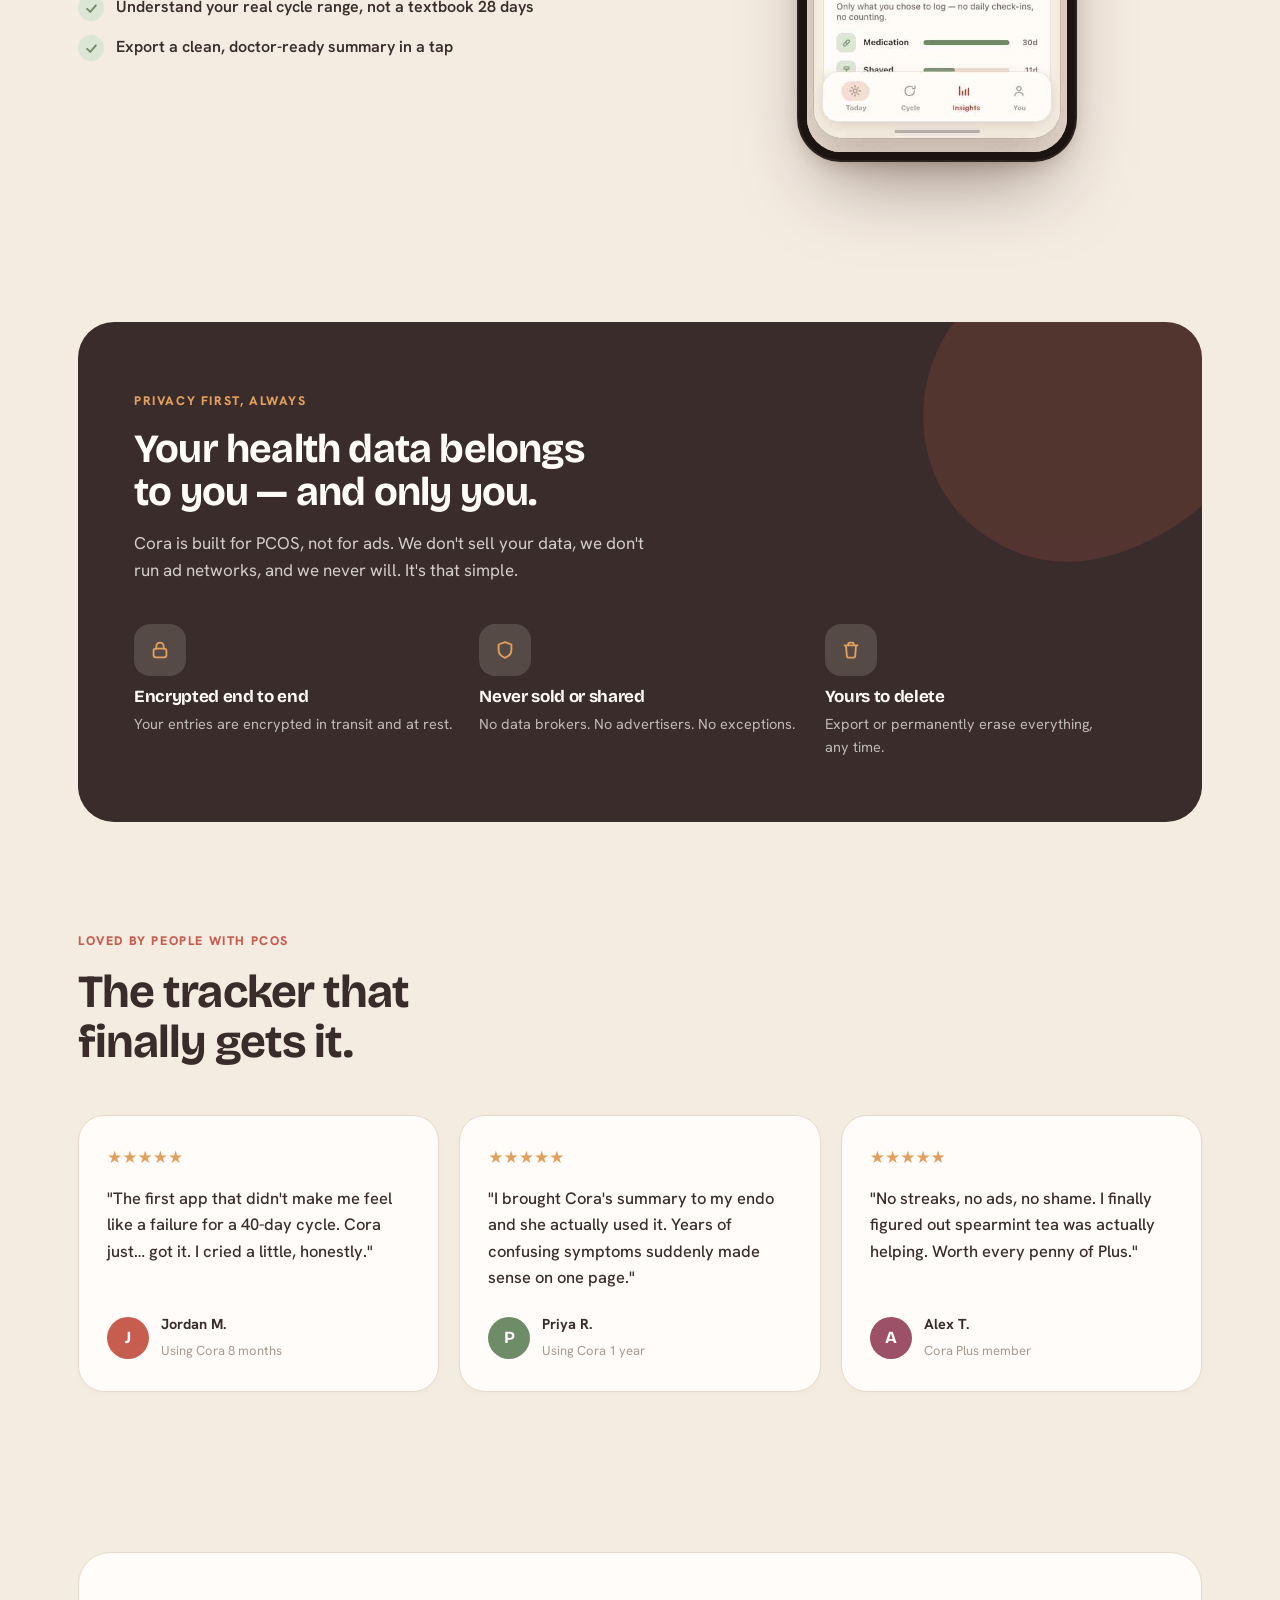
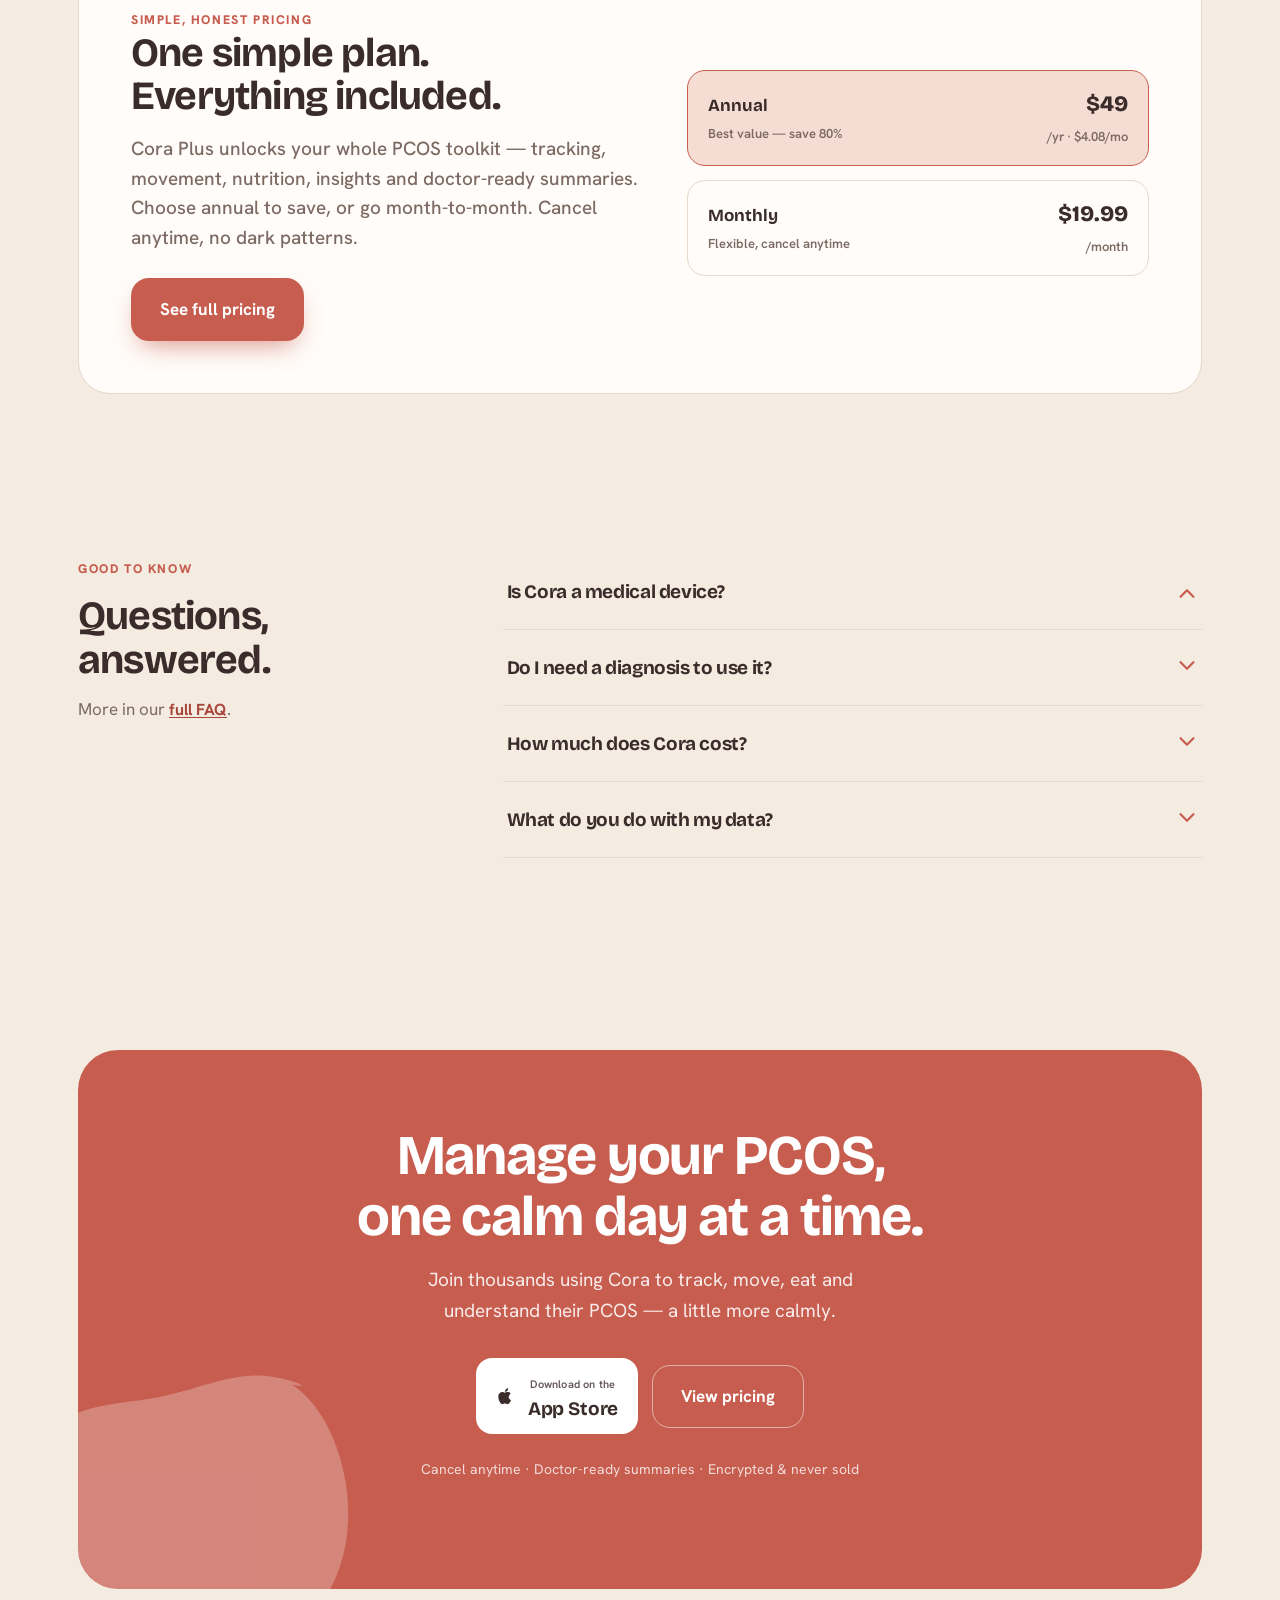
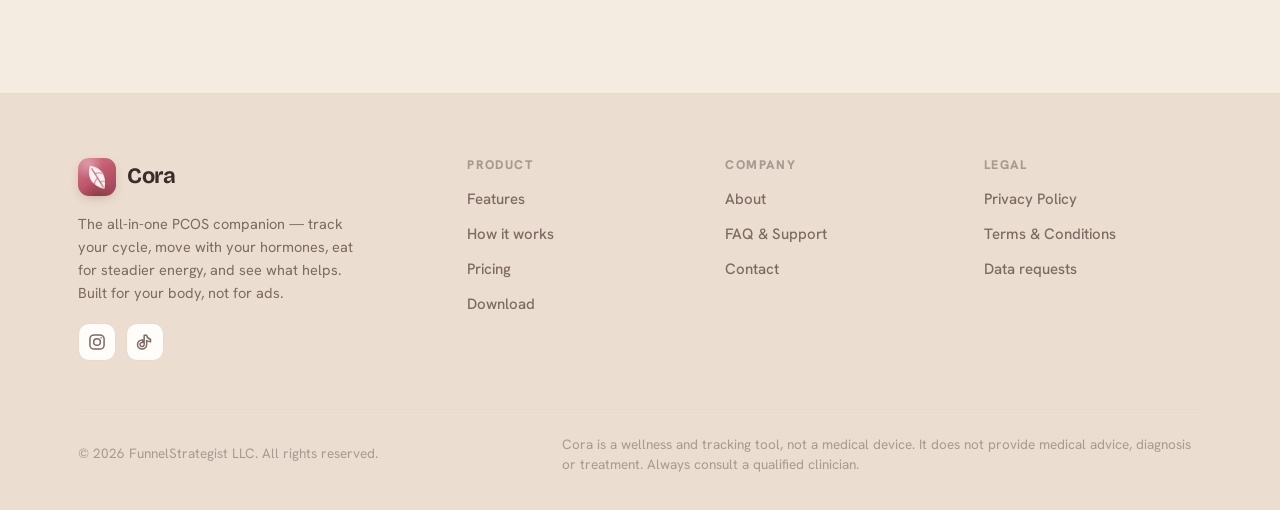
<file: index.standalone.html>
<!DOCTYPE html>
<html lang="en" data-palette="clay" data-type="modern" data-layout="split">
<head>
<meta charset="UTF-8">
<meta name="viewport" content="width=device-width, initial-scale=1.0, viewport-fit=cover">
<title>Cora — Manage your PCOS, calmly</title>
<meta name="description" content="Cora is the all-in-one PCOS app: track your cycle and symptoms, move with cycle-aware workouts and walk reminders, eat for steadier energy, and see what actually helps. Private, warm, no ads.">
<link rel="icon" type="image/png" href="assets/icon-180.png">
<meta name="ext-resource-dependency" content="assets/icon-180.png" data-resource-id="brandIcon" />
<link rel="stylesheet" href="cora.css" onerror="this.onerror=null;var l=document.createElement('link');l.rel='stylesheet';l.href='cora.css?r='+Date.now();document.head.appendChild(l);">
<script defer src="site.bundle.js"></script>
<style>
  /* ---- Hero ---- */
  .hero { overflow: hidden; padding: 64px 0 88px; }
  .hero-grid { display: grid; grid-template-columns: 1.05fr 0.95fr; gap: 56px; align-items: center; }
  .hero h1 { font-size: clamp(44px, 6vw, 72px); line-height: 1.02; }
  .hero .lead { margin-top: 22px; max-width: 510px; font-size: 20px; }
  .hero-cta { display: flex; align-items: center; gap: 14px; margin-top: 32px; flex-wrap: wrap; }
  .hero-trust { display: flex; align-items: center; gap: 10px; margin-top: 24px; font-size: 14.5px; color: var(--ink-soft); font-weight: 500; }
  .hero-trust svg { color: var(--sage); flex-shrink: 0; }
  .hero-visual { position: relative; display: flex; justify-content: center; align-items: center; min-height: 560px; }
  .hero-visual .phone { width: 304px; z-index: 2; }
  .hero-chip {
    position: absolute; z-index: 3; background: var(--surface); border: 1px solid var(--line);
    border-radius: 18px; padding: 13px 16px; box-shadow: 0 20px 40px -18px rgba(80,50,40,.35);
    display: flex; align-items: center; gap: 11px; font-weight: 700; font-size: 14.5px;
  }
  .hero-chip .ichip { width: 40px; height: 40px; border-radius: 12px; }
  .hero-chip-1 { top: 232px; left: -26px; }
  .hero-chip-2 { bottom: 96px; right: -22px; }
  .hero-chip small { display: block; font-weight: 600; font-size: 12px; color: var(--ink-faint); }

  /* centered layout variant */
  [data-layout="centered"] .hero-grid { grid-template-columns: 1fr; text-align: center; gap: 12px; }
  [data-layout="centered"] .hero-copy { display: flex; flex-direction: column; align-items: center; }
  [data-layout="centered"] .hero .lead { max-width: 600px; }
  [data-layout="centered"] .hero-cta, [data-layout="centered"] .hero-trust { justify-content: center; }
  [data-layout="centered"] .hero-visual { margin-top: 30px; min-height: 0; }
  [data-layout="centered"] .hero-chip-1 { left: max(0px, calc(50% - 240px)); }
  [data-layout="centered"] .hero-chip-2 { right: max(0px, calc(50% - 240px)); }

  /* ---- Press ---- */
  .press { padding: 8px 0 8px; }
  .press-row { display: flex; align-items: center; justify-content: center; gap: clamp(24px, 5vw, 64px); flex-wrap: wrap; }
  .press-row span { font-family: var(--font-display); font-weight: 600; font-size: clamp(17px, 2vw, 22px); color: var(--ink-faint); letter-spacing: -.01em; opacity: .85; }
  .press-label { text-align: center; margin-bottom: 22px; }

  /* ---- Empathy ---- */
  .empathy { text-align: center; }
  .empathy h2 { font-size: clamp(30px, 4vw, 44px); max-width: 720px; margin: 14px auto 0; }
  .empathy .lead { max-width: 600px; margin: 18px auto 0; }

  /* ---- Features ---- */
  .feat-head { max-width: 620px; }
  .feat-head h2 { font-size: clamp(30px, 4vw, 46px); margin-top: 14px; }
  .feat-grid { display: grid; grid-template-columns: repeat(3, 1fr); gap: 20px; margin-top: 48px; }
  .feat-card { display: flex; flex-direction: column; gap: 14px; transition: transform .2s ease, box-shadow .2s ease; }
  .feat-card:hover { transform: translateY(-3px); box-shadow: 0 18px 38px -20px rgba(80,50,40,.24); }
  .feat-card h3 { font-size: 20px; }
  .feat-card p { font-size: 15.5px; color: var(--ink-soft); line-height: 1.55; }
  @media (max-width: 900px) { .feat-grid { grid-template-columns: 1fr 1fr; } }

  /* ---- How it works ---- */
  .how { background: var(--canvas-deep); }
  .how-grid { display: grid; grid-template-columns: repeat(3, 1fr); gap: 28px; margin-top: 52px; }
  .step-num { font-family: var(--font-display); font-size: 15px; font-weight: 800; color: var(--primary); width: 42px; height: 42px; border-radius: 999px; background: var(--primary-soft); display: flex; align-items: center; justify-content: center; margin-bottom: 18px; }
  .how-step h3 { font-size: 22px; margin-bottom: 8px; }
  .how-step p { color: var(--ink-soft); font-size: 16px; }
  @media (max-width: 760px) { .how-grid { grid-template-columns: 1fr; gap: 32px; } }

  /* ---- Showcase ---- */
  .showcase-row { display: grid; grid-template-columns: 1fr 1fr; gap: 64px; align-items: center; }
  .showcase-row + .showcase-row { margin-top: 96px; }
  .showcase-row.flip .showcase-visual { order: -1; }
  .showcase-visual { display: flex; justify-content: center; position: relative; }
  .showcase-copy h2 { font-size: clamp(28px, 3.4vw, 40px); margin: 16px 0 16px; }
  .showcase-copy p { color: var(--ink-soft); font-size: 17px; margin-bottom: 14px; }
  .showcase-list { display: flex; flex-direction: column; gap: 13px; margin-top: 22px; }
  .showcase-list li { display: flex; gap: 12px; align-items: flex-start; font-size: 16px; font-weight: 600; color: var(--ink); list-style: none; }
  .showcase-list .tick { width: 26px; height: 26px; border-radius: 999px; background: var(--sage-soft); color: var(--sage); display: flex; align-items: center; justify-content: center; flex-shrink: 0; margin-top: 1px; }
  @media (max-width: 860px) { .showcase-row { grid-template-columns: 1fr; gap: 36px; } .showcase-row.flip .showcase-visual { order: 0; } }

  /* ---- Privacy band ---- */
  .privacy-band { background: var(--ink); color: var(--surface); border-radius: 36px; padding: 64px 56px; position: relative; overflow: hidden; }
  .privacy-band h2 { color: var(--surface); font-size: clamp(28px, 3.6vw, 40px); max-width: 560px; }
  .privacy-band p { color: color-mix(in srgb, var(--surface) 78%, var(--ink)); font-size: 17px; max-width: 520px; margin-top: 16px; }
  .privacy-points { display: grid; grid-template-columns: repeat(3, 1fr); gap: 24px; margin-top: 40px; }
  .privacy-points .pp h3 { color: var(--surface); font-size: 17px; margin: 12px 0 5px; }
  .privacy-points .pp p { font-size: 14.5px; margin: 0; color: color-mix(in srgb, var(--surface) 68%, var(--ink)); }
  .privacy-points .pp .ichip { background: color-mix(in srgb, var(--surface) 14%, transparent); color: var(--accent); }
  @media (max-width: 760px) { .privacy-band { padding: 44px 28px; } .privacy-points { grid-template-columns: 1fr; gap: 22px; } }

  /* ---- Testimonials ---- */
  .testi-grid { display: grid; grid-template-columns: repeat(3, 1fr); gap: 20px; margin-top: 48px; }
  .testi { display: flex; flex-direction: column; }
  .testi .stars { color: var(--accent); display: flex; gap: 2px; margin-bottom: 14px; }
  .testi blockquote { margin: 0; font-size: 16.5px; line-height: 1.6; color: var(--ink); font-weight: 500; flex: 1; }
  .testi .who { display: flex; align-items: center; gap: 12px; margin-top: 22px; }
  .testi .avatar { width: 42px; height: 42px; border-radius: 999px; display: flex; align-items: center; justify-content: center; font-family: var(--font-display); font-weight: 700; color: #fff; font-size: 17px; }
  .testi .who b { display: block; font-size: 14.5px; }
  .testi .who small { color: var(--ink-faint); font-size: 13px; }
  @media (max-width: 860px) { .testi-grid { grid-template-columns: 1fr; } }

  /* ---- Pricing teaser ---- */
  .price-teaser { display: grid; grid-template-columns: 1.1fr 1fr; gap: 48px; align-items: center; background: var(--surface); border: 1px solid var(--line); border-radius: 32px; padding: 52px; }
  .price-teaser h2 { font-size: clamp(28px, 3.4vw, 40px); }
  .price-teaser .lead { margin: 16px 0 26px; }
  .price-mini { display: flex; flex-direction: column; gap: 14px; }
  .price-mini .pm-row { display: flex; align-items: baseline; justify-content: space-between; padding: 16px 20px; border-radius: 18px; border: 1.5px solid var(--line); }
  .price-mini .pm-row.hl { border-color: var(--primary); background: var(--primary-soft); }
  .price-mini .pm-row b { font-family: var(--font-display); font-size: 17px; }
  .price-mini .pm-row .amt { font-family: var(--font-display); font-size: 22px; font-weight: 800; }
  .price-mini .pm-row small { color: var(--ink-soft); font-weight: 600; font-size: 13px; }
  @media (max-width: 800px) { .price-teaser { grid-template-columns: 1fr; padding: 36px 28px; gap: 32px; } }

  /* ---- FAQ teaser ---- */
  .faq-teaser-grid { display: grid; grid-template-columns: 0.7fr 1.3fr; gap: 48px; align-items: start; }
  @media (max-width: 800px) { .faq-teaser-grid { grid-template-columns: 1fr; gap: 20px; } }

  /* ---- Final CTA ---- */
  .final-cta { text-align: center; overflow: hidden; }
  .final-cta-inner { background: var(--primary); border-radius: 40px; padding: 76px 40px; position: relative; overflow: hidden; }
  .final-cta h2 { color: #fff; font-size: clamp(32px, 5vw, 56px); max-width: 720px; margin: 0 auto; }
  .final-cta p { color: rgba(255,255,255,.88); font-size: 19px; margin: 18px auto 32px; max-width: 480px; }
  .final-cta .hero-cta { justify-content: center; }
  .final-cta .appstore { background: #fff; color: var(--ink); }
  .final-cta .appstore:hover { background: #fff; }
  .final-cta .btn-ghost { color: #fff; border-color: rgba(255,255,255,.5); }
  .final-cta .btn-ghost:hover { background: rgba(255,255,255,.12); }
  .final-cta .fine { color: rgba(255,255,255,.78); font-size: 14px; margin-top: 24px; }

  @media (max-width: 960px) {
    .hero-grid { grid-template-columns: 1fr; gap: 36px; text-align: center; }
    .hero-copy { display: flex; flex-direction: column; align-items: center; }
    .hero .lead { max-width: 560px; }
    .hero-cta, .hero-trust { justify-content: center; }
    .hero-visual { min-height: 500px; margin-top: 4px; }
    .hero-chip-1 { left: max(8px, calc(50% - 210px)); top: 200px; }
    .hero-chip-2 { right: max(8px, calc(50% - 210px)); bottom: 72px; }
  }
  @media (max-width: 640px) {
    .hero { padding: 40px 0 56px; }
    .feat-grid { grid-template-columns: 1fr; }
    .showcase-row + .showcase-row { margin-top: 64px; }
    .privacy-band { border-radius: 28px; }
    .final-cta-inner { padding: 52px 24px; border-radius: 28px; }
    .hero-visual { min-height: 420px; }
    .hero-visual .phone { width: min(268px, 76vw); }
    .hero-chip { font-size: 12.5px; padding: 10px 12px; max-width: calc(50vw - 12px); }
    .hero-chip .ichip { width: 34px; height: 34px; }
    .hero-chip-1 { left: 2%; top: auto; bottom: 54%; }
    .hero-chip-2 { right: 2%; bottom: 6%; }
    .hero-cta { flex-direction: column; width: 100%; max-width: 320px; }
    .hero-cta .appstore, .hero-cta .btn { width: 100%; justify-content: center; }
  }
  @media (max-width: 400px) {
    .hero-chip { display: none; }
    .hero-visual { min-height: 380px; }
  }
</style>
</head>
<body>
<template id="__bundler_thumbnail" data-bg-color="#F4EBE1"><svg viewBox="0 0 1200 800" xmlns="http://www.w3.org/2000/svg"><rect width="1200" height="800" fill="#F4EBE1"/><rect x="470" y="250" width="260" height="260" rx="62" fill="#C75D4F"/><path d="M560 430c0-58 40-94 100-94 0 61-36 100-94 100M560 430c18-32 43-54 75-68" fill="none" stroke="#F4EBE1" stroke-width="22" stroke-linecap="round" stroke-linejoin="round"/><text x="600" y="585" font-family="Georgia, serif" font-size="56" font-weight="700" fill="#3A2C2A" text-anchor="middle">Cora</text></svg></template>
<div id="nav-mount"></div>

<main>
  <!-- ============ HERO ============ -->
  <section class="hero" id="download">
    <svg class="blob" style="top:-120px;right:-80px" width="520" height="520" viewBox="-80 -80 160 160" aria-hidden="true"><path fill="var(--primary-soft)" d="M44.5,-58.4C56.8,-50.6,64.4,-35.4,68.1,-19.4C71.8,-3.4,71.6,13.4,64.7,26.8C57.8,40.2,44.2,50.2,29.4,57.3C14.6,64.4,-1.4,68.6,-17.6,65.6C-33.8,62.6,-50.2,52.4,-59.9,38.1C-69.6,23.8,-72.6,5.4,-69.3,-11.6C-66,-28.6,-56.4,-44.2,-43.3,-51.8C-30.2,-59.4,-15.1,-59,1.2,-60.6C17.5,-62.2,35,-66.2,44.5,-58.4Z"/></svg>
    <svg class="blob" style="bottom:-160px;left:-140px" width="460" height="460" viewBox="-80 -80 160 160" aria-hidden="true"><path fill="var(--sage-soft)" opacity="0.7" d="M39.3,-51.3C50.9,-43.5,60,-31.6,63.9,-18C67.8,-4.4,66.5,10.9,60.4,23.9C54.3,36.9,43.4,47.6,30.6,54.5C17.8,61.4,3.1,64.5,-11.9,63.1C-26.9,61.7,-42.2,55.8,-52.6,44.7C-63,33.6,-68.5,17.3,-68.3,1.1C-68.1,-15.1,-62.2,-31.2,-51.5,-39.6C-40.8,-48,-25.3,-48.7,-11.3,-50.9C2.7,-53.1,15.4,-56.8,27.7,-58.6C40,-60.4,52,-59.1,39.3,-51.3Z"/></svg>
    <div class="wrap" style="position:relative;z-index:2">
      <div class="hero-grid">
        <div class="hero-copy reveal in">
          <span class="eyebrow">Your everyday PCOS companion</span>
          <h1 style="margin-top:18px">Everything PCOS asks of you, in one calm place.</h1>
          <p class="lead">Track your cycle and symptoms, move with workouts built around your hormones, eat for steadier energy, and finally see what's helping. Cora turns managing PCOS from a guessing game into a gentle daily rhythm.</p>
          <div class="hero-cta">
            <a class="appstore btn-lg" href="#download">
              <svg width="22" height="22" viewBox="0 0 24 24" fill="currentColor" aria-hidden="true"><path d="M16.4 12.7c0-2.2 1.8-3.2 1.9-3.3-1-1.5-2.6-1.7-3.2-1.7-1.4-.1-2.6.8-3.3.8-.7 0-1.7-.8-2.8-.8-1.5 0-2.8.8-3.6 2.2-1.5 2.7-.4 6.6 1.1 8.8.7 1 1.6 2.2 2.7 2.2 1.1 0 1.5-.7 2.8-.7 1.3 0 1.6.7 2.8.7 1.2 0 1.9-1.1 2.6-2.1.8-1.2 1.2-2.3 1.2-2.4-.1 0-2.2-.9-2.9-3.7Z"/><path d="M14.5 6.3c.6-.7 1-1.7.9-2.8-.9 0-1.9.6-2.5 1.3-.6.6-1.1 1.6-1 2.6 1 .1 2-.5 2.6-1.1Z"/></svg>
              <span><span class="as-sub">Download on the</span><br><span class="as-main">App Store</span></span>
            </a>
            <a class="btn btn-ghost btn-lg" href="#how">See how it works</a>
          </div>
          <div class="hero-trust">
            <svg width="20" height="20" viewBox="0 0 24 24" fill="none" stroke="currentColor" stroke-width="2" stroke-linecap="round" stroke-linejoin="round"><path d="M12 3.5 19 6v6c0 4.5-3 7-7 8.5C8 19 5 16.5 5 12V6l7-2.5Z"/></svg>
            Cycle-aware workouts · Doctor-ready summaries · Encrypted &amp; never sold
          </div>
        </div>
        <div class="hero-visual reveal in">
          <div class="phone phone-float">
            <div class="phone-screen"><img src="assets/screen-today.jpg" alt="Cora Today screen showing cycle day and how-are-you-feeling check-in"></div>
          </div>
          <div class="hero-chip hero-chip-1">
            <div class="ichip sage"><svg width="20" height="20" viewBox="0 0 24 24" fill="none" stroke="currentColor" stroke-width="2.1" stroke-linecap="round" stroke-linejoin="round"><path d="M20 12a8 8 0 1 1-3.2-6.4"/><path d="M21 4v4.2h-4.2"/></svg></div>
            <div>Day 34<small>Within your range</small></div>
          </div>
          <div class="hero-chip hero-chip-2">
            <div class="ichip primary"><svg width="20" height="20" viewBox="0 0 24 24" fill="none" stroke="currentColor" stroke-width="2.1" stroke-linecap="round" stroke-linejoin="round"><path d="M13 5.5 8.5 12H12l-1 6.5L15.5 12H12l1-6.5Z"/></svg></div>
            <div>Time for a walk?<small>A gentle 12-min stroll</small></div>
          </div>
        </div>
      </div>
    </div>
  </section>

  <!-- ============ PRESS ============ -->
  <section class="press section-pad-sm">
    <div class="wrap">
      <div class="press-label"><span class="eyebrow muted">As featured in</span></div>
      <div class="press-row">
        <span>Women's&nbsp;Health</span>
        <span>Healthline</span>
        <span>mindbodygreen</span>
        <span>SELF</span>
        <span>The&nbsp;Cut</span>
      </div>
    </div>
  </section>

  <!-- ============ EMPATHY ============ -->
  <section class="section-pad empathy">
    <div class="wrap wrap-narrow">
      <span class="eyebrow">Built for the whole picture</span>
      <h2>PCOS touches everything. So does Cora.</h2>
      <p class="lead">PCOS doesn't stop at your cycle — it shows up in your energy, mood, skin, hair, weight and what you eat. Most apps track one slice and leave you to connect the rest. Cora brings it together: track it, act on it, and see what genuinely moves the needle. No streaks, no shame, no ads.</p>
    </div>
  </section>

  <!-- ============ FEATURES ============ -->
  <section class="section-pad" id="features" style="padding-top:0">
    <div class="wrap">
      <div class="feat-head reveal">
        <span class="eyebrow">What's inside</span>
        <h2>A whole PCOS toolkit, not just a tracker.</h2>
      </div>
      <div class="feat-grid">
        <div class="card feat-card reveal">
          <div class="ichip sage"><svg width="26" height="26" viewBox="0 0 24 24" fill="none" stroke="currentColor" stroke-width="2" stroke-linecap="round" stroke-linejoin="round"><path d="M20 12a8 8 0 1 1-3.2-6.4"/><path d="M21 4v4.2h-4.2"/></svg></div>
          <h3>Flexible cycle tracking</h3>
          <p>Built for cycles that don't fit the textbook. Cora learns your range and tells you when something's actually shifting — instead of flagging every late day as a problem.</p>
        </div>
        <div class="card feat-card reveal">
          <div class="ichip primary"><svg width="26" height="26" viewBox="0 0 24 24" fill="none" stroke="currentColor" stroke-width="2" stroke-linecap="round" stroke-linejoin="round"><path d="M6.5 9v6M9.5 7.5v9M14.5 7.5v9M17.5 9v6M9.5 12h5M4 10.5v3M20 10.5v3"/></svg></div>
          <h3>Movement that works with your cycle</h3>
          <p>A custom plan tells you exactly what to do each day — guided strength and low-impact sessions synced to your phase, plus a gentle nudge to take a walk. Movement for PCOS, not punishment.</p>
        </div>
        <div class="card feat-card reveal">
          <div class="ichip accent"><svg width="26" height="26" viewBox="0 0 24 24" fill="none" stroke="currentColor" stroke-width="2" stroke-linecap="round" stroke-linejoin="round"><path d="M5 19c0-8 5.5-13 14-13 0 8.5-5 14-13 14M5 19c2.5-4.5 6-7.5 10.5-9.5"/></svg></div>
          <h3>Eat for how you feel</h3>
          <p>Scan any meal for a PCOS score, cook from hundreds of PCOS-friendly recipes, and plan your week with an auto-built grocery list. Steady energy, never calorie-shaming.</p>
        </div>
        <div class="card feat-card reveal">
          <div class="ichip plum"><svg width="26" height="26" viewBox="0 0 24 24" fill="none" stroke="currentColor" stroke-width="2" stroke-linecap="round" stroke-linejoin="round"><circle cx="12" cy="12" r="3.2"/><path d="M12 3v2.4M12 18.6V21M21 12h-2.4M5.4 12H3M18 6l-1.7 1.7M7.7 16.3 6 18M18 18l-1.7-1.7M7.7 7.7 6 6"/></svg></div>
          <h3>Gentle daily check-ins</h3>
          <p>A quick tap is enough. Log mood, energy, symptoms and habits in seconds — no streak pressure, no all-or-nothing logging.</p>
        </div>
        <div class="card feat-card reveal">
          <div class="ichip sage"><svg width="26" height="26" viewBox="0 0 24 24" fill="none" stroke="currentColor" stroke-width="2" stroke-linecap="round" stroke-linejoin="round"><rect x="3.5" y="9" width="17" height="6" rx="3" transform="rotate(-45 12 12)"/><path d="M9.5 9.5 14.5 14.5"/></svg></div>
          <h3>Meds, supplements &amp; treatments</h3>
          <p>Track medications, supplements and hair or skin treatments with gentle reminders — and watch over time what's genuinely working for you.</p>
        </div>
        <div class="card feat-card reveal">
          <div class="ichip primary"><svg width="26" height="26" viewBox="0 0 24 24" fill="none" stroke="currentColor" stroke-width="2" stroke-linecap="round" stroke-linejoin="round"><path d="M5 5.5h14a1.5 1.5 0 0 1 1.5 1.5v8a1.5 1.5 0 0 1-1.5 1.5H9l-4 3.5V7A1.5 1.5 0 0 1 6.5 5.5Z"/><path d="M9 11h6M9 13.6h3.5"/></svg></div>
          <h3>Ask Cora, anytime</h3>
          <p>Plain-language answers about PCOS, your symptoms and your own data — grounded, calm and judgment-free, whenever a question pops up.</p>
        </div>
      </div>
    </div>
  </section>

  <!-- ============ HOW IT WORKS ============ -->
  <section class="section-pad how" id="how">
    <div class="wrap">
      <div class="feat-head reveal" style="max-width:560px">
        <span class="eyebrow sage">How it works</span>
        <h2>Up and running in three calm steps.</h2>
      </div>
      <div class="how-grid">
        <div class="how-step reveal">
          <div class="step-num">1</div>
          <h3>Tell Cora about you</h3>
          <p>A short, friendly setup — your cycle history, symptoms, goals and how you like to move. No labs or jargon required.</p>
        </div>
        <div class="how-step reveal">
          <div class="step-num">2</div>
          <h3>Get your daily rhythm</h3>
          <p>Cora hands you a simple plan for the day — what's worth logging, a movement session or walk, and meal ideas — all tuned to your cycle and energy.</p>
        </div>
        <div class="how-step reveal">
          <div class="step-num">3</div>
          <h3>See your patterns</h3>
          <p>Cora connects the dots over weeks and months, surfacing what's helping and giving you a clean summary for your next appointment.</p>
        </div>
      </div>
    </div>
  </section>

  <!-- ============ SHOWCASE ============ -->
  <section class="section-pad">
    <div class="wrap">
      <div class="showcase-row reveal">
        <div class="showcase-copy">
          <span class="eyebrow">Move</span>
          <h2>Movement for PCOS, not punishment.</h2>
          <p>Answer four quick questions and Cora builds a movement plan around your energy and your cycle. Each day it tells you exactly what to do — no guesswork, no overwhelm — and on rest days, a gentle walk is all you need.</p>
          <ul class="showcase-list">
            <li><span class="tick"><svg width="15" height="15" viewBox="0 0 24 24" fill="none" stroke="currentColor" stroke-width="3" stroke-linecap="round" stroke-linejoin="round"><path d="M5 12.5 10 17.5 19 7"/></svg></span>One clear session a day, synced to your cycle phase</li>
            <li><span class="tick"><svg width="15" height="15" viewBox="0 0 24 24" fill="none" stroke="currentColor" stroke-width="3" stroke-linecap="round" stroke-linejoin="round"><path d="M5 12.5 10 17.5 19 7"/></svg></span>Guided demos for every move — strength &amp; low-impact</li>
            <li><span class="tick"><svg width="15" height="15" viewBox="0 0 24 24" fill="none" stroke="currentColor" stroke-width="3" stroke-linecap="round" stroke-linejoin="round"><path d="M5 12.5 10 17.5 19 7"/></svg></span>Walk reminders and rest days, never streak guilt</li>
          </ul>
        </div>
        <div class="showcase-visual">
          <div class="phone"><div class="phone-screen"><img src="assets/screen-move.jpg" alt="Cora Move screen showing a cycle-aware daily workout plan"></div></div>
        </div>
      </div>

      <div class="showcase-row flip reveal">
        <div class="showcase-copy">
          <span class="eyebrow sage">Nourish</span>
          <h2>Eat for steadier energy, not less of everything.</h2>
          <p>Point your camera at a meal for an instant PCOS score and a clear “why.” Browse hundreds of protein-forward, PCOS-friendly recipes, then turn a week of meals into a ready grocery list — all without a single calorie lecture.</p>
          <ul class="showcase-list">
            <li><span class="tick"><svg width="15" height="15" viewBox="0 0 24 24" fill="none" stroke="currentColor" stroke-width="3" stroke-linecap="round" stroke-linejoin="round"><path d="M5 12.5 10 17.5 19 7"/></svg></span>AI food scanner with a PCOS score and how to improve it</li>
            <li><span class="tick"><svg width="15" height="15" viewBox="0 0 24 24" fill="none" stroke="currentColor" stroke-width="3" stroke-linecap="round" stroke-linejoin="round"><path d="M5 12.5 10 17.5 19 7"/></svg></span>Hundreds of PCOS-friendly recipes, filtered to your needs</li>
            <li><span class="tick"><svg width="15" height="15" viewBox="0 0 24 24" fill="none" stroke="currentColor" stroke-width="3" stroke-linecap="round" stroke-linejoin="round"><path d="M5 12.5 10 17.5 19 7"/></svg></span>Weekly meal planner with an auto-built grocery list</li>
          </ul>
        </div>
        <div class="showcase-visual">
          <div class="phone"><div class="phone-screen"><img src="assets/screen-nourish.jpg" alt="Cora Nourish screen showing the food scanner, meal plan and PCOS-friendly recipes"></div></div>
        </div>
      </div>

      <div class="showcase-row reveal">
        <div class="showcase-copy">
          <span class="eyebrow">Insights</span>
          <h2>Finally, answers that feel like yours.</h2>
          <p>Cora watches the quiet patterns you can't hold in your head — connecting movement, food, meds and mood to your cycle — and turns months of check-ins into a clear story you can act on, and share with your doctor.</p>
          <ul class="showcase-list">
            <li><span class="tick"><svg width="15" height="15" viewBox="0 0 24 24" fill="none" stroke="currentColor" stroke-width="3" stroke-linecap="round" stroke-linejoin="round"><path d="M5 12.5 10 17.5 19 7"/></svg></span>See which habits track with better energy and clearer skin</li>
            <li><span class="tick"><svg width="15" height="15" viewBox="0 0 24 24" fill="none" stroke="currentColor" stroke-width="3" stroke-linecap="round" stroke-linejoin="round"><path d="M5 12.5 10 17.5 19 7"/></svg></span>Understand your real cycle range, not a textbook 28 days</li>
            <li><span class="tick"><svg width="15" height="15" viewBox="0 0 24 24" fill="none" stroke="currentColor" stroke-width="3" stroke-linecap="round" stroke-linejoin="round"><path d="M5 12.5 10 17.5 19 7"/></svg></span>Export a clean, doctor-ready summary in a tap</li>
          </ul>
        </div>
        <div class="showcase-visual">
          <div class="phone"><div class="phone-screen"><img src="assets/screen-insights.jpg" alt="Cora Insights screen showing weekly patterns and treatment progress"></div></div>
        </div>
      </div>
    </div>
  </section>

  <!-- ============ PRIVACY BAND ============ -->
  <section class="section-pad-sm">
    <div class="wrap">
      <div class="privacy-band reveal">
        <svg class="blob" style="top:-90px;right:-60px;opacity:.18" width="360" height="360" viewBox="-80 -80 160 160" aria-hidden="true"><path fill="var(--primary)" d="M44.5,-58.4C56.8,-50.6,64.4,-35.4,68.1,-19.4C71.8,-3.4,71.6,13.4,64.7,26.8C57.8,40.2,44.2,50.2,29.4,57.3C14.6,64.4,-1.4,68.6,-17.6,65.6C-33.8,62.6,-50.2,52.4,-59.9,38.1C-69.6,23.8,-72.6,5.4,-69.3,-11.6C-66,-28.6,-56.4,-44.2,-43.3,-51.8C-30.2,-59.4,-15.1,-59,1.2,-60.6C17.5,-62.2,35,-66.2,44.5,-58.4Z"/></svg>
        <div style="position:relative;z-index:2">
          <span class="eyebrow" style="color:var(--accent)">Privacy first, always</span>
          <h2 style="margin-top:14px">Your health data belongs to you — and only you.</h2>
          <p>Cora is built for PCOS, not for ads. We don't sell your data, we don't run ad networks, and we never will. It's that simple.</p>
          <div class="privacy-points">
            <div class="pp">
              <div class="ichip"><svg width="22" height="22" viewBox="0 0 24 24" fill="none" stroke="currentColor" stroke-width="2" stroke-linecap="round" stroke-linejoin="round"><rect x="5" y="10.5" width="14" height="9.5" rx="2.5"/><path d="M8 10.5V8a4 4 0 0 1 8 0v2.5"/></svg></div>
              <h3>Encrypted end to end</h3>
              <p>Your entries are encrypted in transit and at rest.</p>
            </div>
            <div class="pp">
              <div class="ichip"><svg width="22" height="22" viewBox="0 0 24 24" fill="none" stroke="currentColor" stroke-width="2" stroke-linecap="round" stroke-linejoin="round"><path d="M12 3.5 19 6v6c0 4.5-3 7-7 8.5C8 19 5 16.5 5 12V6l7-2.5Z"/></svg></div>
              <h3>Never sold or shared</h3>
              <p>No data brokers. No advertisers. No exceptions.</p>
            </div>
            <div class="pp">
              <div class="ichip"><svg width="22" height="22" viewBox="0 0 24 24" fill="none" stroke="currentColor" stroke-width="2" stroke-linecap="round" stroke-linejoin="round"><path d="M5 7h14M9 7V5.5A1.5 1.5 0 0 1 10.5 4h3A1.5 1.5 0 0 1 15 5.5V7M6.5 7l1 12a1.5 1.5 0 0 0 1.5 1.4h6a1.5 1.5 0 0 0 1.5-1.4l1-12"/></svg></div>
              <h3>Yours to delete</h3>
              <p>Export or permanently erase everything, any time.</p>
            </div>
          </div>
        </div>
      </div>
    </div>
  </section>

  <!-- ============ TESTIMONIALS ============ -->
  <section class="section-pad" style="padding-top:40px">
    <div class="wrap">
      <div class="feat-head reveal" style="max-width:560px">
        <span class="eyebrow">Loved by people with PCOS</span>
        <h2>The tracker that finally gets it.</h2>
      </div>
      <div class="testi-grid">
        <div class="card testi reveal">
          <div class="stars">★★★★★</div>
          <blockquote>"The first app that didn't make me feel like a failure for a 40-day cycle. Cora just… got it. I cried a little, honestly."</blockquote>
          <div class="who"><span class="avatar" style="background:var(--primary)">J</span><div><b>Jordan M.</b><small>Using Cora 8 months</small></div></div>
        </div>
        <div class="card testi reveal">
          <div class="stars">★★★★★</div>
          <blockquote>"I brought Cora's summary to my endo and she actually used it. Years of confusing symptoms suddenly made sense on one page."</blockquote>
          <div class="who"><span class="avatar" style="background:var(--sage)">P</span><div><b>Priya R.</b><small>Using Cora 1 year</small></div></div>
        </div>
        <div class="card testi reveal">
          <div class="stars">★★★★★</div>
          <blockquote>"No streaks, no ads, no shame. I finally figured out spearmint tea was actually helping. Worth every penny of Plus."</blockquote>
          <div class="who"><span class="avatar" style="background:var(--plum)">A</span><div><b>Alex T.</b><small>Cora Plus member</small></div></div>
        </div>
      </div>
    </div>
  </section>

  <!-- ============ PRICING TEASER ============ -->
  <section class="section-pad-sm">
    <div class="wrap">
      <div class="price-teaser reveal">
        <div>
          <span class="eyebrow">Simple, honest pricing</span>
          <h2>One simple plan. Everything included.</h2>
          <p class="lead">Cora Plus unlocks your whole PCOS toolkit — tracking, movement, nutrition, insights and doctor-ready summaries. Choose annual to save, or go month-to-month. Cancel anytime, no dark patterns.</p>
          <a class="btn btn-primary btn-lg" href="pricing.html">See full pricing</a>
        </div>
        <div class="price-mini">
          <div class="pm-row hl"><div><b>Annual</b><br><small>Best value — save 80%</small></div><div style="text-align:right"><div class="amt">$49</div><small>/yr · $4.08/mo</small></div></div>
          <div class="pm-row"><div><b>Monthly</b><br><small>Flexible, cancel anytime</small></div><div style="text-align:right"><div class="amt">$19.99</div><small>/month</small></div></div>
        </div>
      </div>
    </div>
  </section>

  <!-- ============ FAQ TEASER ============ -->
  <section class="section-pad">
    <div class="wrap">
      <div class="faq-teaser-grid">
        <div class="reveal">
          <span class="eyebrow">Good to know</span>
          <h2 style="font-size:clamp(28px,3.4vw,40px);margin-top:14px">Questions, answered.</h2>
          <p style="color:var(--ink-soft);margin-top:14px">More in our <a class="doc" style="color:var(--primary-deep);font-weight:700;text-decoration:underline;text-underline-offset:2px" href="faq.html">full FAQ</a>.</p>
        </div>
        <div class="reveal">
          <div class="faq-item open"><button class="faq-q">Is Cora a medical device?</button><div class="faq-a"><div class="faq-a-inner">No. Cora is a wellness and tracking tool to help you understand your body and have better conversations with your clinician. It doesn't diagnose, treat or replace professional medical advice.</div></div></div>
          <div class="faq-item"><button class="faq-q">Do I need a diagnosis to use it?</button><div class="faq-a"><div class="faq-a-inner">Not at all. Many people use Cora while they're still figuring things out. It's helpful whether you're newly diagnosed, years in, or simply suspect something's off.</div></div></div>
          <div class="faq-item"><button class="faq-q">How much does Cora cost?</button><div class="faq-a"><div class="faq-a-inner">Cora Plus is one simple subscription with everything included: $49/year (just $4.08/month) or $19.99 month-to-month. No ads, no tiers, no upsells — cancel anytime.</div></div></div>
          <div class="faq-item"><button class="faq-q">What do you do with my data?</button><div class="faq-a"><div class="faq-a-inner">We keep it encrypted, we never sell it, and we never share it with advertisers or data brokers. You can export or delete everything at any time. See our Privacy Policy for details.</div></div></div>
        </div>
      </div>
    </div>
  </section>

  <!-- ============ FINAL CTA ============ -->
  <section class="section-pad final-cta">
    <div class="wrap">
      <div class="final-cta-inner reveal">
        <svg class="blob" style="bottom:-120px;left:-80px;opacity:.25" width="380" height="380" viewBox="-80 -80 160 160" aria-hidden="true"><path fill="#fff" d="M43.6,-56.7C55.2,-49.1,62.4,-34.5,65.6,-19.5C68.8,-4.5,68,10.9,62.3,24.4C56.6,37.9,46,49.5,32.8,57.1C19.6,64.7,3.8,68.3,-12.6,67C-29,65.7,-46,59.5,-56.4,47.6C-66.8,35.7,-70.6,18.1,-69.9,1C-69.2,-16.1,-64,-32.7,-53.3,-40.8C-42.6,-48.9,-26.4,-48.5,-11.8,-51.4C2.8,-54.3,15.9,-60.5,28.9,-60.4C41.9,-60.3,55,-53.9,43.6,-56.7Z"/></svg>
        <div style="position:relative;z-index:2">
          <h2>Manage your PCOS, one calm day at a time.</h2>
          <p>Join thousands using Cora to track, move, eat and understand their PCOS — a little more calmly.</p>
          <div class="hero-cta">
            <a class="appstore btn-lg" href="#download">
              <svg width="22" height="22" viewBox="0 0 24 24" fill="currentColor" aria-hidden="true"><path d="M16.4 12.7c0-2.2 1.8-3.2 1.9-3.3-1-1.5-2.6-1.7-3.2-1.7-1.4-.1-2.6.8-3.3.8-.7 0-1.7-.8-2.8-.8-1.5 0-2.8.8-3.6 2.2-1.5 2.7-.4 6.6 1.1 8.8.7 1 1.6 2.2 2.7 2.2 1.1 0 1.5-.7 2.8-.7 1.3 0 1.6.7 2.8.7 1.2 0 1.9-1.1 2.6-2.1.8-1.2 1.2-2.3 1.2-2.4-.1 0-2.2-.9-2.9-3.7Z"/><path d="M14.5 6.3c.6-.7 1-1.7.9-2.8-.9 0-1.9.6-2.5 1.3-.6.6-1.1 1.6-1 2.6 1 .1 2-.5 2.6-1.1Z"/></svg>
              <span><span class="as-sub">Download on the</span><br><span class="as-main">App Store</span></span>
            </a>
            <a class="btn btn-ghost btn-lg" href="pricing.html">View pricing</a>
          </div>
          <p class="fine">Cancel anytime · Doctor-ready summaries · Encrypted &amp; never sold</p>
        </div>
      </div>
    </div>
  </section>
</main>

<div id="footer-mount"></div>
</body>
</html>
</file>
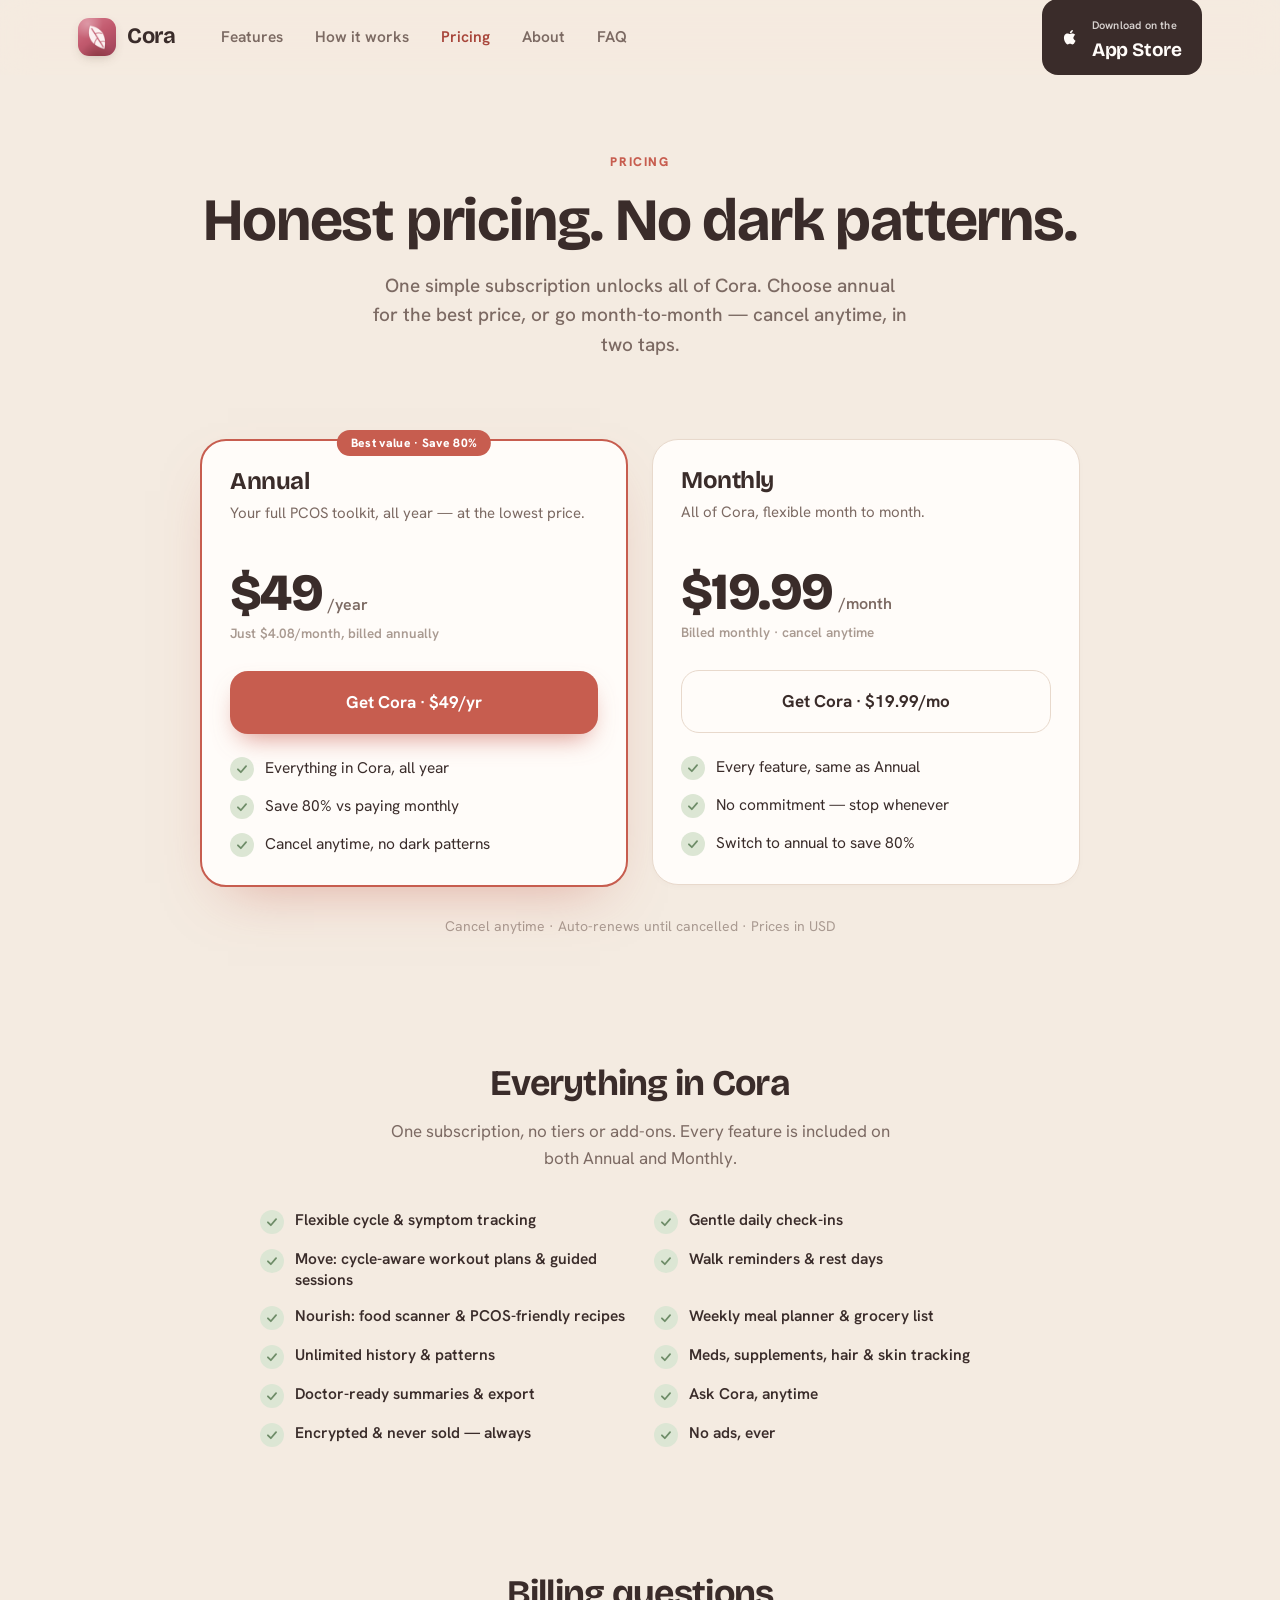
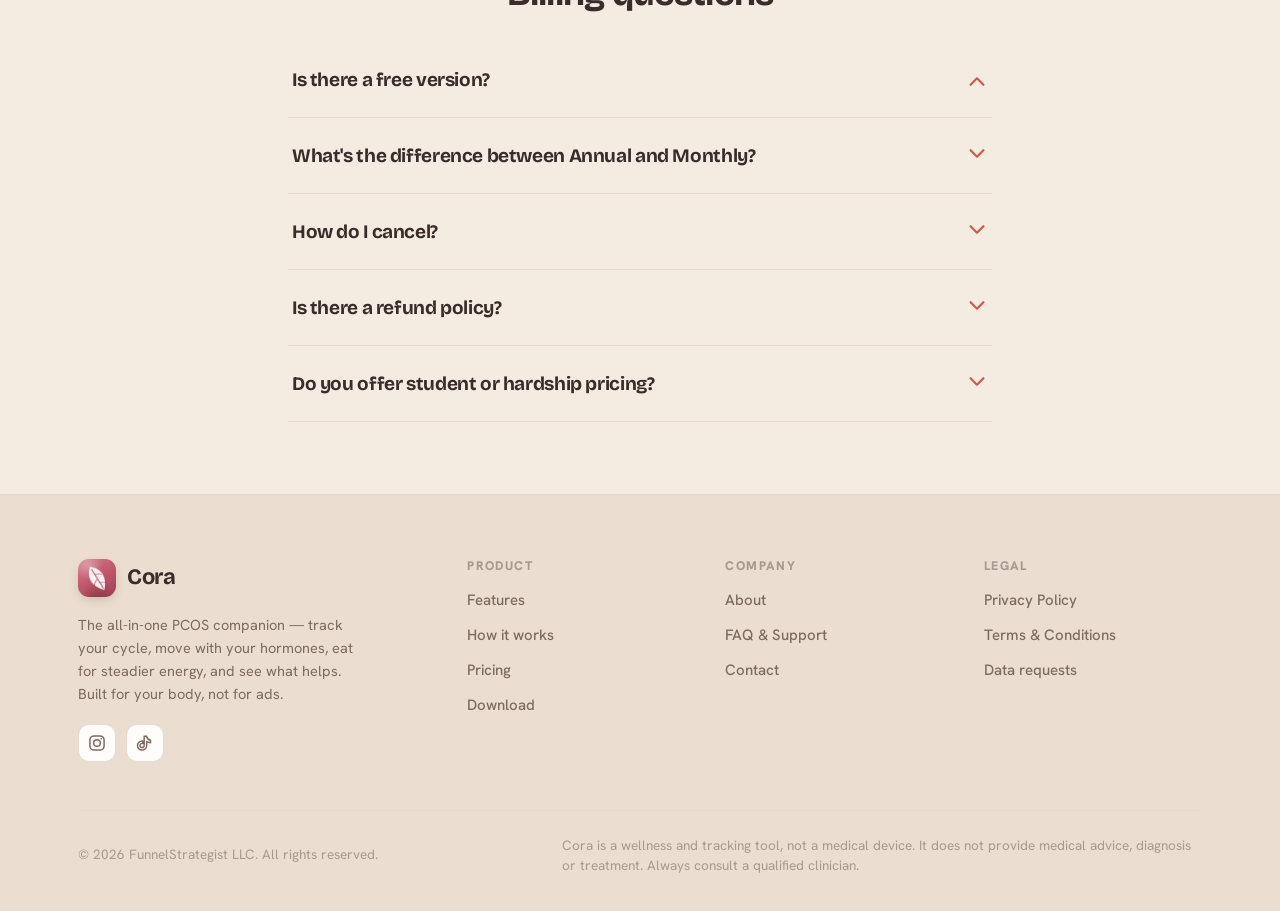
<file: pricing.html>
<!DOCTYPE html>
<html lang="en" data-palette="clay" data-type="modern" data-layout="split">
<head>
<meta charset="UTF-8">
<meta name="viewport" content="width=device-width, initial-scale=1.0, viewport-fit=cover">
<title>Pricing — Cora</title>
<meta name="description" content="Cora Plus: one simple subscription with everything included. $49/year or $19.99/month. Cancel anytime, no dark patterns, no ads.">
<link rel="icon" type="image/png" href="assets/icon-180.png">
<link rel="stylesheet" href="cora.css" onerror="this.onerror=null;var l=document.createElement('link');l.rel='stylesheet';l.href='cora.css?r='+Date.now();document.head.appendChild(l);">
<script defer src="site.js"></script>
<style>
  .page-head { text-align: center; padding: 72px 0 8px; }
  .page-head h1 { font-size: clamp(40px, 5.5vw, 60px); }
  .page-head .lead { max-width: 560px; margin: 18px auto 0; }

  .bill-toggle { display: inline-flex; align-items: center; gap: 4px; background: var(--canvas-deep); border-radius: 999px; padding: 5px; margin: 30px auto 0; }
  .bill-toggle button { border: 0; background: transparent; font-family: var(--font-body); font-weight: 700; font-size: 15px; color: var(--ink-soft); padding: 10px 22px; border-radius: 999px; cursor: pointer; transition: all .18s ease; display: inline-flex; align-items: center; gap: 8px; }
  .bill-toggle button.on { background: var(--surface); color: var(--ink); box-shadow: 0 2px 8px -3px rgba(80,50,40,.2); }
  .bill-toggle .save { font-size: 11.5px; font-weight: 800; color: #fff; background: var(--sage); border-radius: 999px; padding: 2px 8px; }

  .plans { display: grid; grid-template-columns: 1fr 1fr; gap: 24px; max-width: 880px; margin: 48px auto 0; align-items: start; }
  .plan { display: flex; flex-direction: column; position: relative; }
  .plan.featured { border: 2px solid var(--primary); box-shadow: 0 24px 56px -28px rgba(199,93,79,.5); }
  .plan-tag { position: absolute; top: -13px; left: 50%; transform: translateX(-50%); }
  .plan h2 { font-size: 24px; }
  .plan .plan-sub { color: var(--ink-soft); font-size: 15px; margin-top: 6px; min-height: 44px; }
  .plan .price { display: flex; align-items: baseline; gap: 6px; margin: 22px 0 4px; }
  .plan .price .amt { font-family: var(--font-display); font-size: 52px; font-weight: 800; letter-spacing: -.03em; line-height: 1; }
  .plan .price .per { color: var(--ink-soft); font-weight: 600; font-size: 16px; }
  .plan .price-note { font-size: 13.5px; color: var(--ink-faint); font-weight: 600; min-height: 20px; }
  .plan .btn { margin: 26px 0 8px; }
  .plan-feats { display: flex; flex-direction: column; gap: 13px; margin-top: 14px; }
  .plan-feats li { display: flex; gap: 11px; align-items: flex-start; font-size: 15.5px; color: var(--ink); list-style: none; }
  .plan-feats .tick { width: 24px; height: 24px; border-radius: 999px; background: var(--sage-soft); color: var(--sage); display: flex; align-items: center; justify-content: center; flex-shrink: 0; margin-top: 1px; }
  .plan-feats .dash { color: var(--ink-faint); }
  .plan-feats .dash .tick { background: var(--canvas-deep); color: var(--ink-faint); }
  @media (max-width: 800px) { .plans { grid-template-columns: 1fr; } }

  .compare { max-width: 880px; margin: 0 auto; }
  .compare h2 { text-align: center; font-size: clamp(26px, 3.4vw, 36px); }
  .ctable { width: 100%; border-collapse: collapse; margin-top: 36px; background: var(--surface); border-radius: 24px; overflow: hidden; border: 1px solid var(--line); }
  .ctable th, .ctable td { padding: 17px 22px; text-align: left; border-bottom: 1px solid var(--line); font-size: 15.5px; }
  .ctable thead th { font-family: var(--font-display); font-size: 16px; color: var(--ink); background: var(--canvas-deep); }
  .ctable th[scope="row"] { font-weight: 600; color: var(--ink); }
  .ctable td { text-align: center; color: var(--ink-soft); font-weight: 600; width: 130px; }
  .ctable .yes { color: var(--sage); }
  .ctable .no { color: var(--ink-faint); }
  .ctable tr:last-child td, .ctable tr:last-child th { border-bottom: 0; }

  .pricing-faq { max-width: 760px; margin: 0 auto; }
  .inc { display: flex; gap: 11px; align-items: flex-start; font-size: 15.5px; font-weight: 600; color: var(--ink); line-height: 1.4; }
  .inc .tick { width: 24px; height: 24px; border-radius: 999px; background: var(--sage-soft); color: var(--sage); display: flex; align-items: center; justify-content: center; flex-shrink: 0; margin-top: 1px; }
  @media (max-width: 768px) {
    .page-head { padding-top: 48px; }
    .plan .btn { width: 100%; }
  }
</style>
</head>
<body>
<div id="nav-mount"></div>

<main>
  <section class="page-head">
    <div class="wrap">
      <span class="eyebrow">Pricing</span>
      <h1 style="margin-top:14px">Honest pricing. No dark patterns.</h1>
      <p class="lead">One simple subscription unlocks all of Cora. Choose annual for the best price, or go month-to-month — cancel anytime, in two taps.</p>
    </div>
  </section>

  <section class="section-pad-sm" style="padding-top:24px">
    <div class="wrap">
      <div class="plans">
        <div class="card card-raised plan featured reveal in">
          <div class="plan-tag"><span class="badge" style="background:var(--primary);font-size:12px;padding:5px 14px">Best value · Save 80%</span></div>
          <h2>Annual</h2>
          <p class="plan-sub">Your full PCOS toolkit, all year — at the lowest price.</p>
          <div class="price"><span class="amt">$49</span><span class="per">/year</span></div>
          <div class="price-note">Just $4.08/month, billed annually</div>
          <a class="btn btn-primary btn-lg" href="index.html#download">Get Cora · $49/yr</a>
          <ul class="plan-feats">
            <li><span class="tick"><svg width="14" height="14" viewBox="0 0 24 24" fill="none" stroke="currentColor" stroke-width="3" stroke-linecap="round" stroke-linejoin="round"><path d="M5 12.5 10 17.5 19 7"/></svg></span>Everything in Cora, all year</li>
            <li><span class="tick"><svg width="14" height="14" viewBox="0 0 24 24" fill="none" stroke="currentColor" stroke-width="3" stroke-linecap="round" stroke-linejoin="round"><path d="M5 12.5 10 17.5 19 7"/></svg></span>Save 80% vs paying monthly</li>
            <li><span class="tick"><svg width="14" height="14" viewBox="0 0 24 24" fill="none" stroke="currentColor" stroke-width="3" stroke-linecap="round" stroke-linejoin="round"><path d="M5 12.5 10 17.5 19 7"/></svg></span>Cancel anytime, no dark patterns</li>
          </ul>
        </div>

        <div class="card plan reveal in">
          <h2>Monthly</h2>
          <p class="plan-sub">All of Cora, flexible month to month.</p>
          <div class="price"><span class="amt">$19.99</span><span class="per">/month</span></div>
          <div class="price-note">Billed monthly · cancel anytime</div>
          <a class="btn btn-ghost btn-lg" href="index.html#download">Get Cora · $19.99/mo</a>
          <ul class="plan-feats">
            <li><span class="tick"><svg width="14" height="14" viewBox="0 0 24 24" fill="none" stroke="currentColor" stroke-width="3" stroke-linecap="round" stroke-linejoin="round"><path d="M5 12.5 10 17.5 19 7"/></svg></span>Every feature, same as Annual</li>
            <li><span class="tick"><svg width="14" height="14" viewBox="0 0 24 24" fill="none" stroke="currentColor" stroke-width="3" stroke-linecap="round" stroke-linejoin="round"><path d="M5 12.5 10 17.5 19 7"/></svg></span>No commitment — stop whenever</li>
            <li><span class="tick"><svg width="14" height="14" viewBox="0 0 24 24" fill="none" stroke="currentColor" stroke-width="3" stroke-linecap="round" stroke-linejoin="round"><path d="M5 12.5 10 17.5 19 7"/></svg></span>Switch to annual to save 80%</li>
          </ul>
        </div>
      </div>
      <p style="text-align:center;color:var(--ink-faint);font-size:14px;margin-top:28px">Cancel anytime · Auto-renews until cancelled · Prices in USD</p>
    </div>
  </section>

  <section class="section-pad-sm">
    <div class="wrap compare">
      <h2>Everything in Cora</h2>
      <p style="text-align:center;color:var(--ink-soft);max-width:520px;margin:14px auto 0">One subscription, no tiers or add-ons. Every feature is included on both Annual and Monthly.</p>
      <ul class="compare-features">
        <li class="inc"><span class="tick"><svg width="14" height="14" viewBox="0 0 24 24" fill="none" stroke="currentColor" stroke-width="3" stroke-linecap="round" stroke-linejoin="round"><path d="M5 12.5 10 17.5 19 7"/></svg></span>Flexible cycle &amp; symptom tracking</li>
        <li class="inc"><span class="tick"><svg width="14" height="14" viewBox="0 0 24 24" fill="none" stroke="currentColor" stroke-width="3" stroke-linecap="round" stroke-linejoin="round"><path d="M5 12.5 10 17.5 19 7"/></svg></span>Gentle daily check-ins</li>
        <li class="inc"><span class="tick"><svg width="14" height="14" viewBox="0 0 24 24" fill="none" stroke="currentColor" stroke-width="3" stroke-linecap="round" stroke-linejoin="round"><path d="M5 12.5 10 17.5 19 7"/></svg></span>Move: cycle-aware workout plans &amp; guided sessions</li>
        <li class="inc"><span class="tick"><svg width="14" height="14" viewBox="0 0 24 24" fill="none" stroke="currentColor" stroke-width="3" stroke-linecap="round" stroke-linejoin="round"><path d="M5 12.5 10 17.5 19 7"/></svg></span>Walk reminders &amp; rest days</li>
        <li class="inc"><span class="tick"><svg width="14" height="14" viewBox="0 0 24 24" fill="none" stroke="currentColor" stroke-width="3" stroke-linecap="round" stroke-linejoin="round"><path d="M5 12.5 10 17.5 19 7"/></svg></span>Nourish: food scanner &amp; PCOS-friendly recipes</li>
        <li class="inc"><span class="tick"><svg width="14" height="14" viewBox="0 0 24 24" fill="none" stroke="currentColor" stroke-width="3" stroke-linecap="round" stroke-linejoin="round"><path d="M5 12.5 10 17.5 19 7"/></svg></span>Weekly meal planner &amp; grocery list</li>
        <li class="inc"><span class="tick"><svg width="14" height="14" viewBox="0 0 24 24" fill="none" stroke="currentColor" stroke-width="3" stroke-linecap="round" stroke-linejoin="round"><path d="M5 12.5 10 17.5 19 7"/></svg></span>Unlimited history &amp; patterns</li>
        <li class="inc"><span class="tick"><svg width="14" height="14" viewBox="0 0 24 24" fill="none" stroke="currentColor" stroke-width="3" stroke-linecap="round" stroke-linejoin="round"><path d="M5 12.5 10 17.5 19 7"/></svg></span>Meds, supplements, hair &amp; skin tracking</li>
        <li class="inc"><span class="tick"><svg width="14" height="14" viewBox="0 0 24 24" fill="none" stroke="currentColor" stroke-width="3" stroke-linecap="round" stroke-linejoin="round"><path d="M5 12.5 10 17.5 19 7"/></svg></span>Doctor-ready summaries &amp; export</li>
        <li class="inc"><span class="tick"><svg width="14" height="14" viewBox="0 0 24 24" fill="none" stroke="currentColor" stroke-width="3" stroke-linecap="round" stroke-linejoin="round"><path d="M5 12.5 10 17.5 19 7"/></svg></span>Ask Cora, anytime</li>
        <li class="inc"><span class="tick"><svg width="14" height="14" viewBox="0 0 24 24" fill="none" stroke="currentColor" stroke-width="3" stroke-linecap="round" stroke-linejoin="round"><path d="M5 12.5 10 17.5 19 7"/></svg></span>Encrypted &amp; never sold — always</li>
        <li class="inc"><span class="tick"><svg width="14" height="14" viewBox="0 0 24 24" fill="none" stroke="currentColor" stroke-width="3" stroke-linecap="round" stroke-linejoin="round"><path d="M5 12.5 10 17.5 19 7"/></svg></span>No ads, ever</li>
      </ul>
    </div>
  </section>

  <section class="section-pad-sm pricing-faq">
    <div class="wrap">
      <h2 style="text-align:center;font-size:clamp(26px,3.4vw,36px)">Billing questions</h2>
      <div style="margin-top:28px">
        <div class="faq-item open"><button class="faq-q">Is there a free version?</button><div class="faq-a"><div class="faq-a-inner">Cora is a subscription app with no ad-supported free tier — that's exactly how we keep it private and never sell your data. You get every feature for one simple price, and you can cancel anytime.</div></div></div>
        <div class="faq-item"><button class="faq-q">What's the difference between Annual and Monthly?</button><div class="faq-a"><div class="faq-a-inner">Only the price and billing cadence. Both give you the complete Cora experience — Annual is $49/year (about $4.08/month, a saving of 80%), Monthly is $19.99 with no commitment. You can switch between them anytime.</div></div></div>
        <div class="faq-item"><button class="faq-q">How do I cancel?</button><div class="faq-a"><div class="faq-a-inner">Manage or cancel your subscription any time from your App Store account settings — it takes two taps, and we never hide the button. You keep access until the end of your billing period.</div></div></div>
        <div class="faq-item"><button class="faq-q">Is there a refund policy?</button><div class="faq-a"><div class="faq-a-inner">Subscriptions are handled through the App Store, so refunds follow Apple's standard refund process. Reach out to support and we'll help you through it.</div></div></div>
        <div class="faq-item"><button class="faq-q">Do you offer student or hardship pricing?</button><div class="faq-a"><div class="faq-a-inner">We never want cost to be the reason someone can't track their health. Email us at support@corapcos.com and we'll sort something out.</div></div></div>
      </div>
    </div>
  </section>
</main>

<div id="footer-mount"></div>
</body>
</html>
</file>
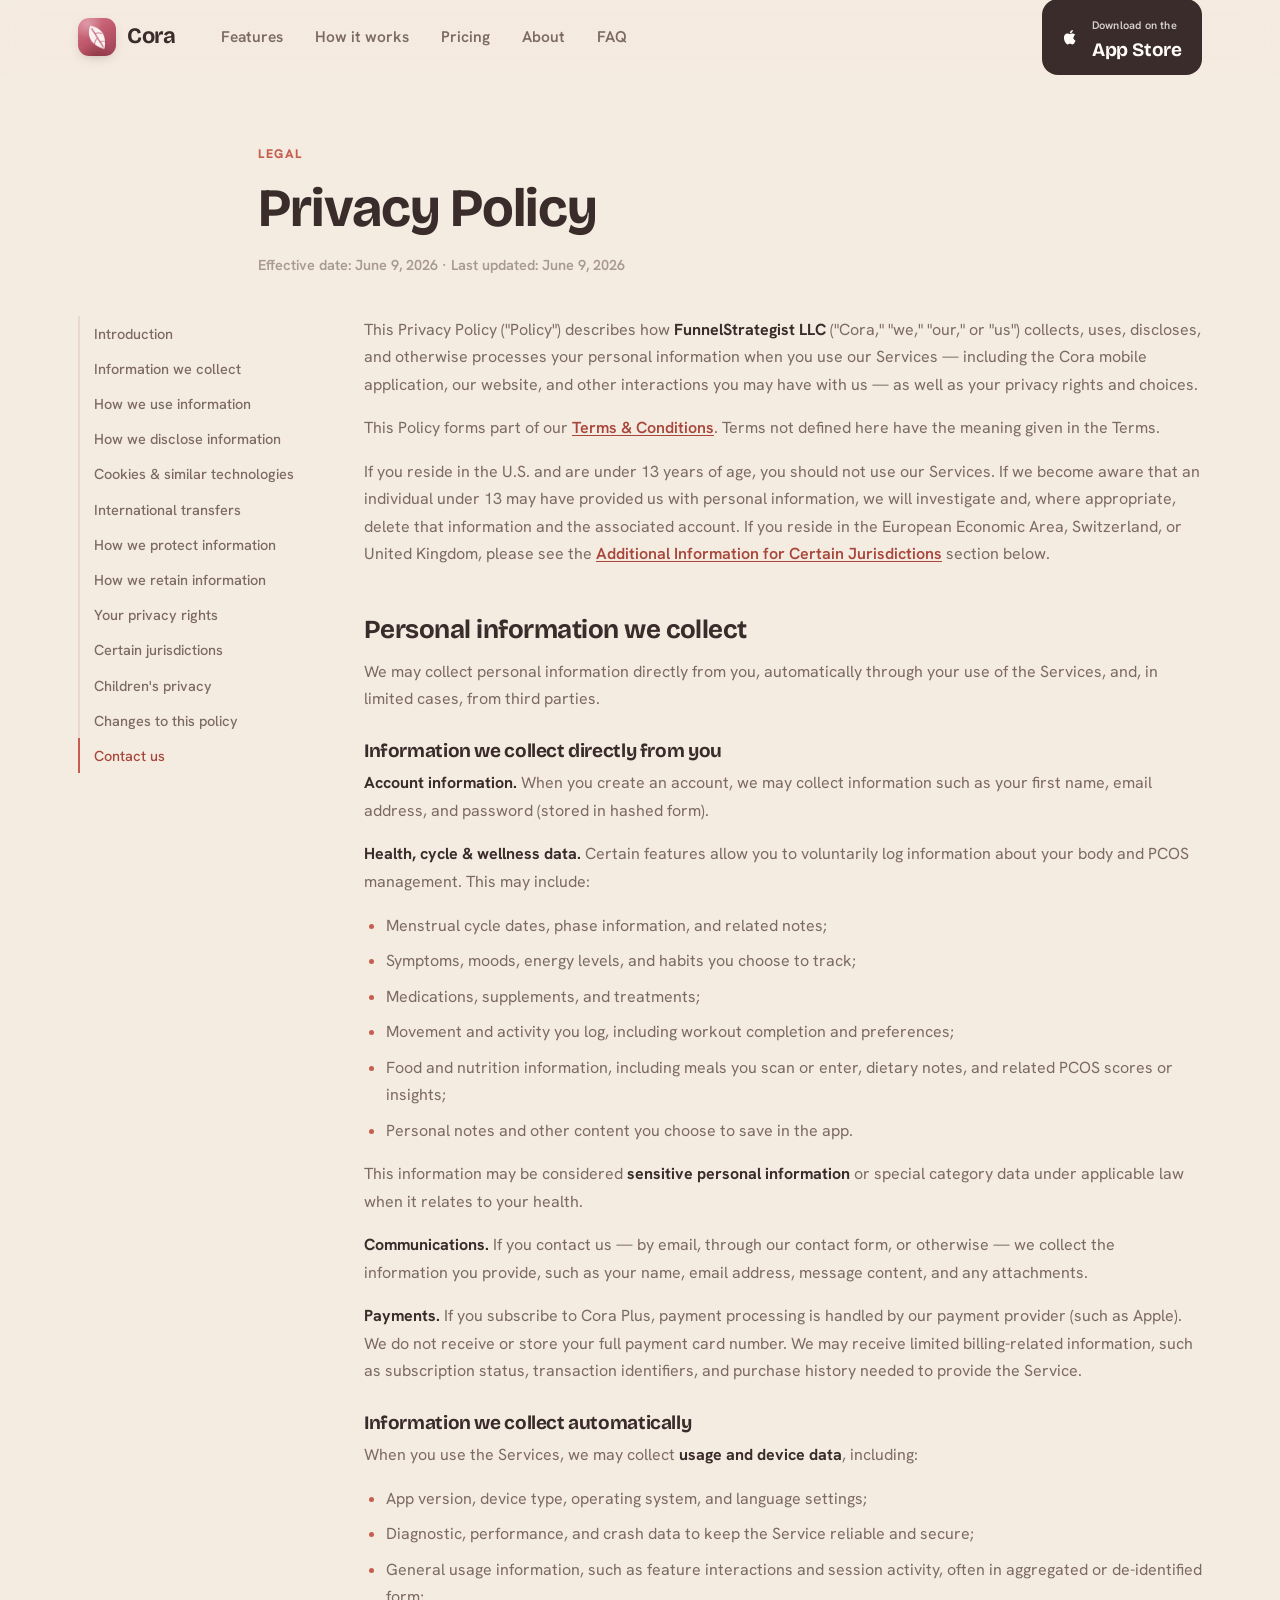
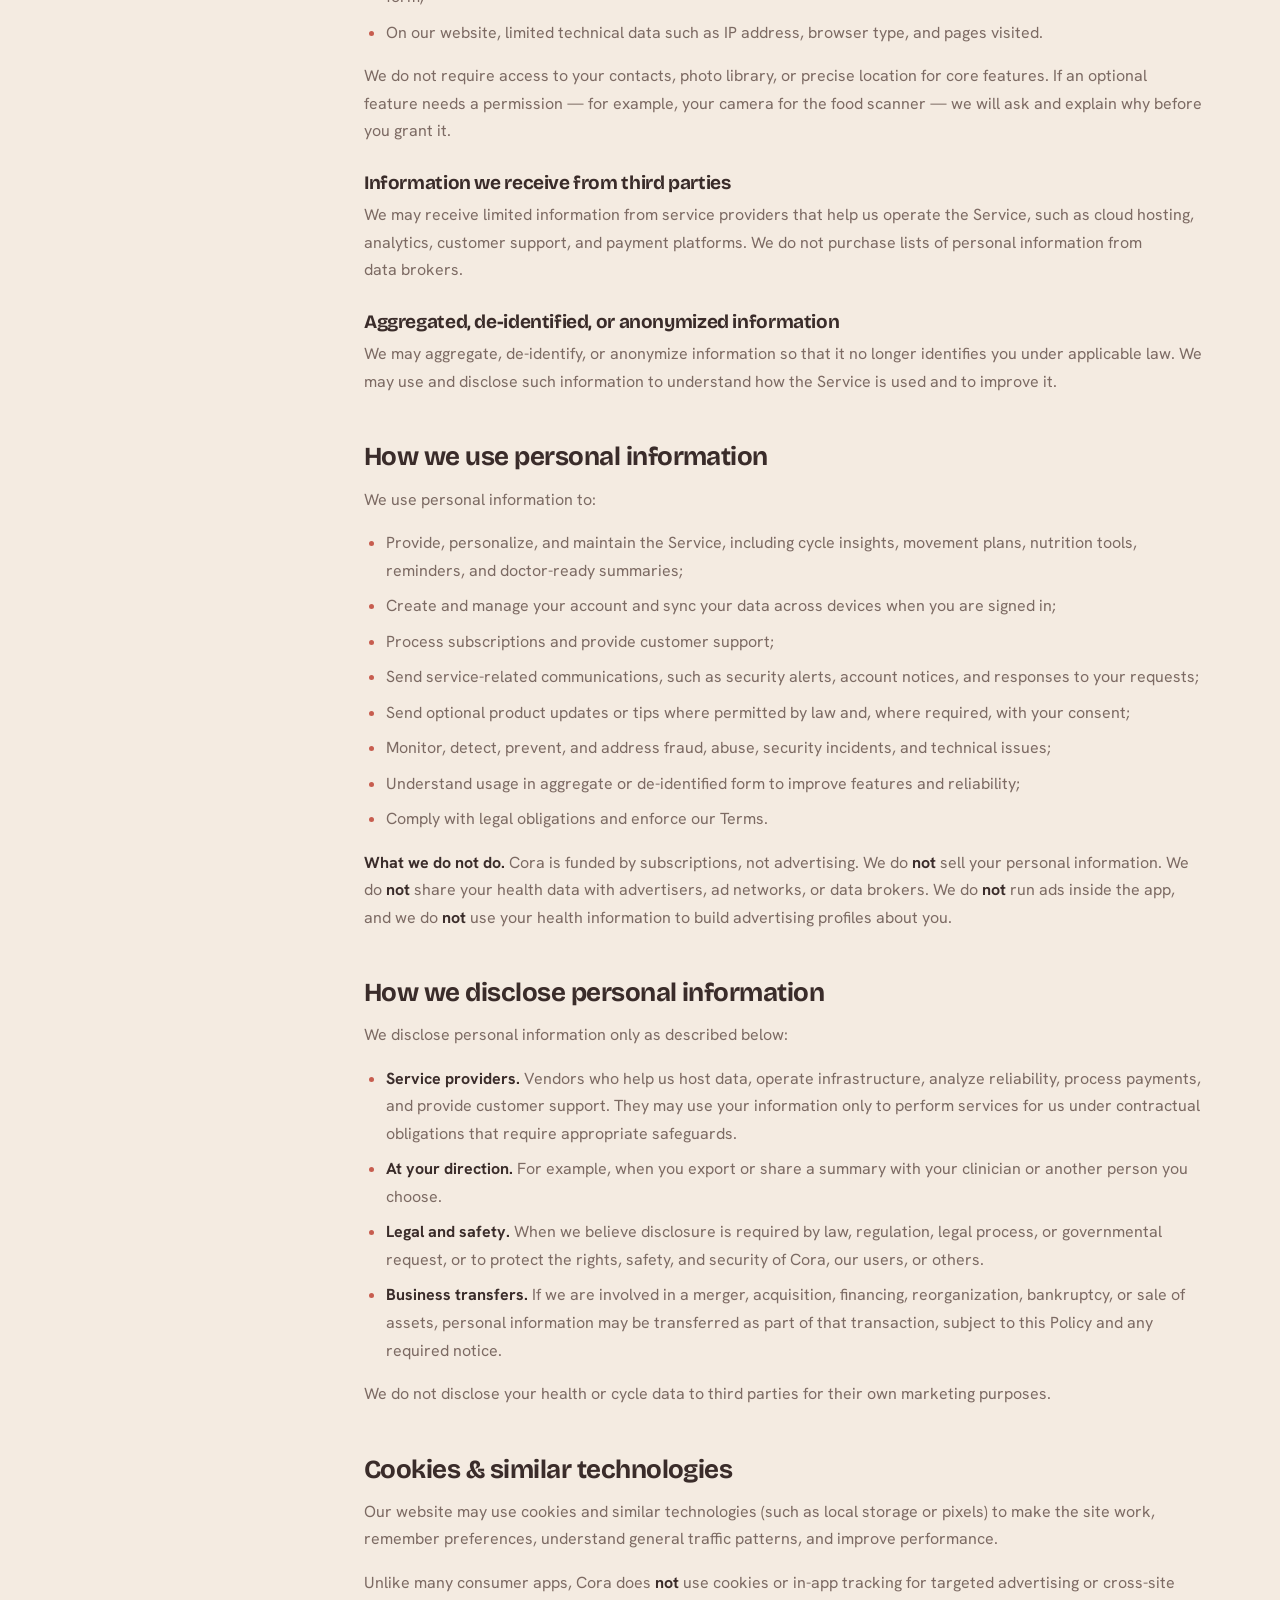
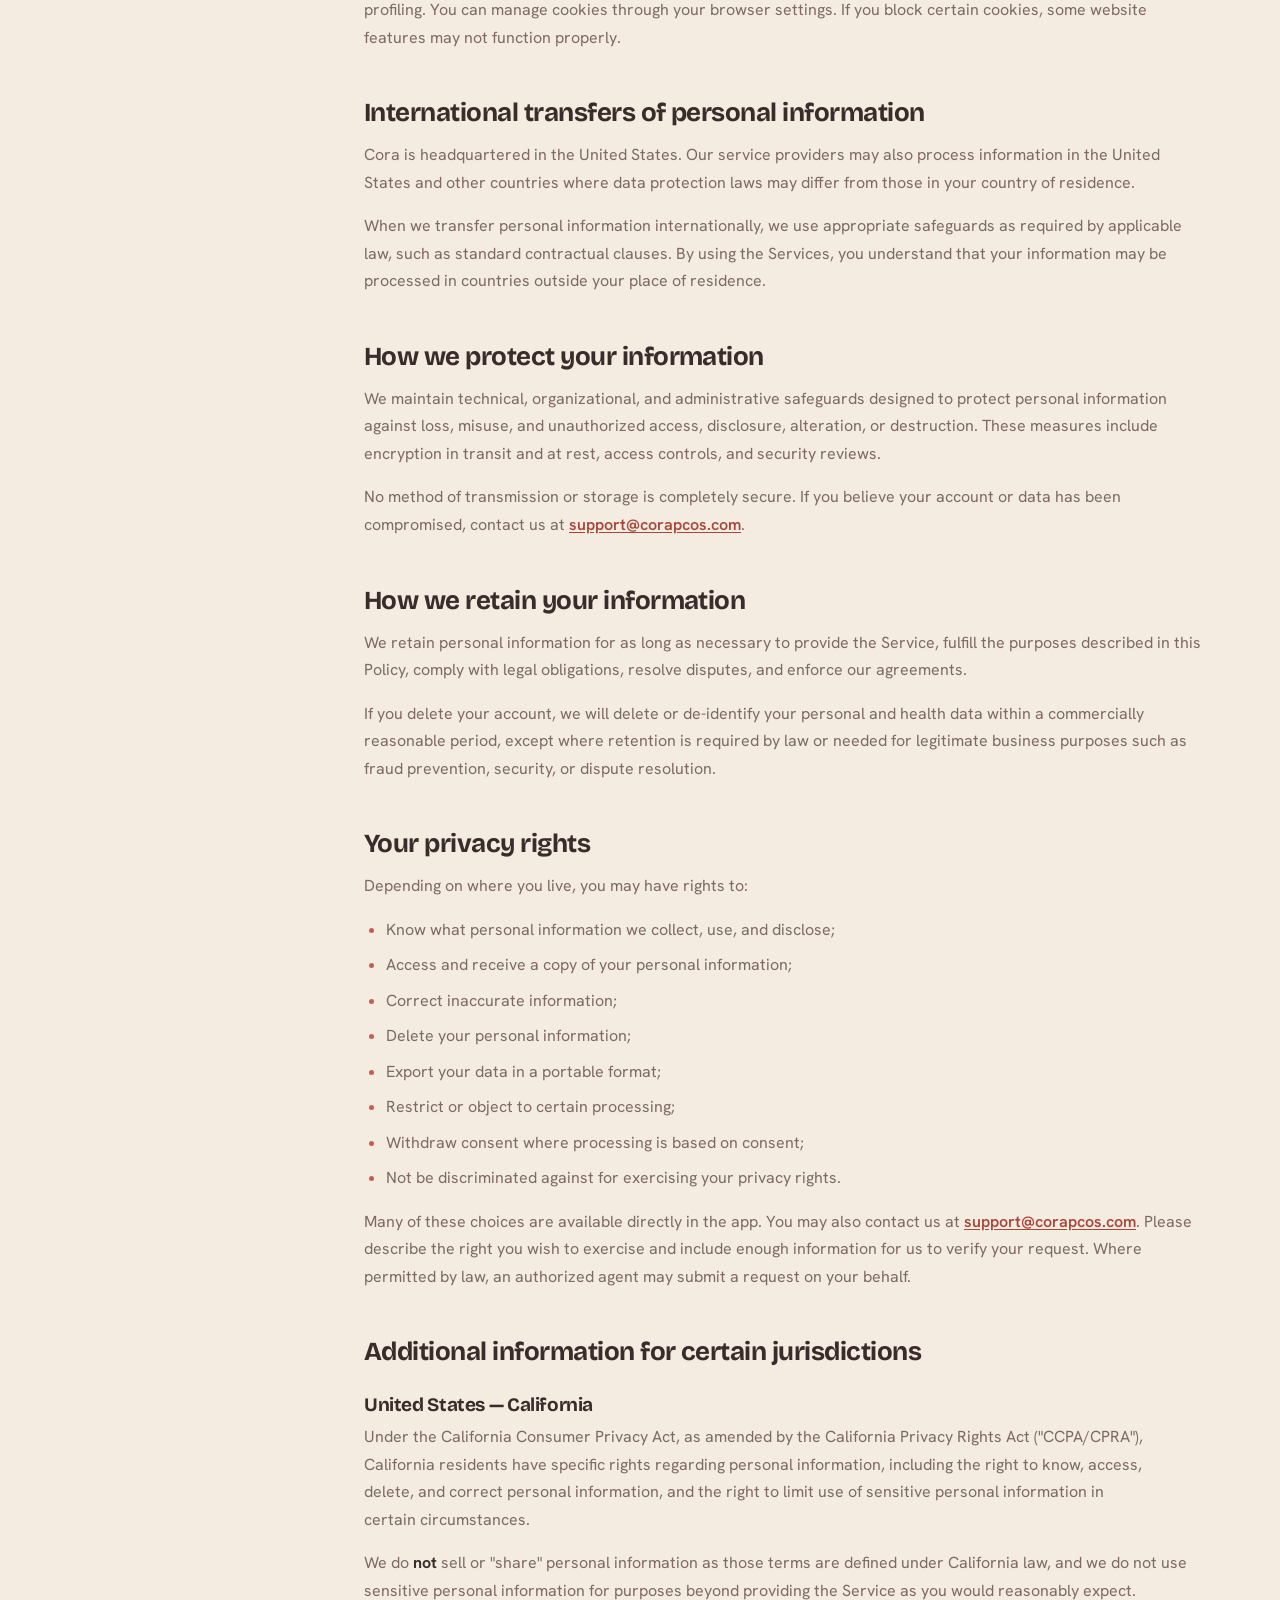
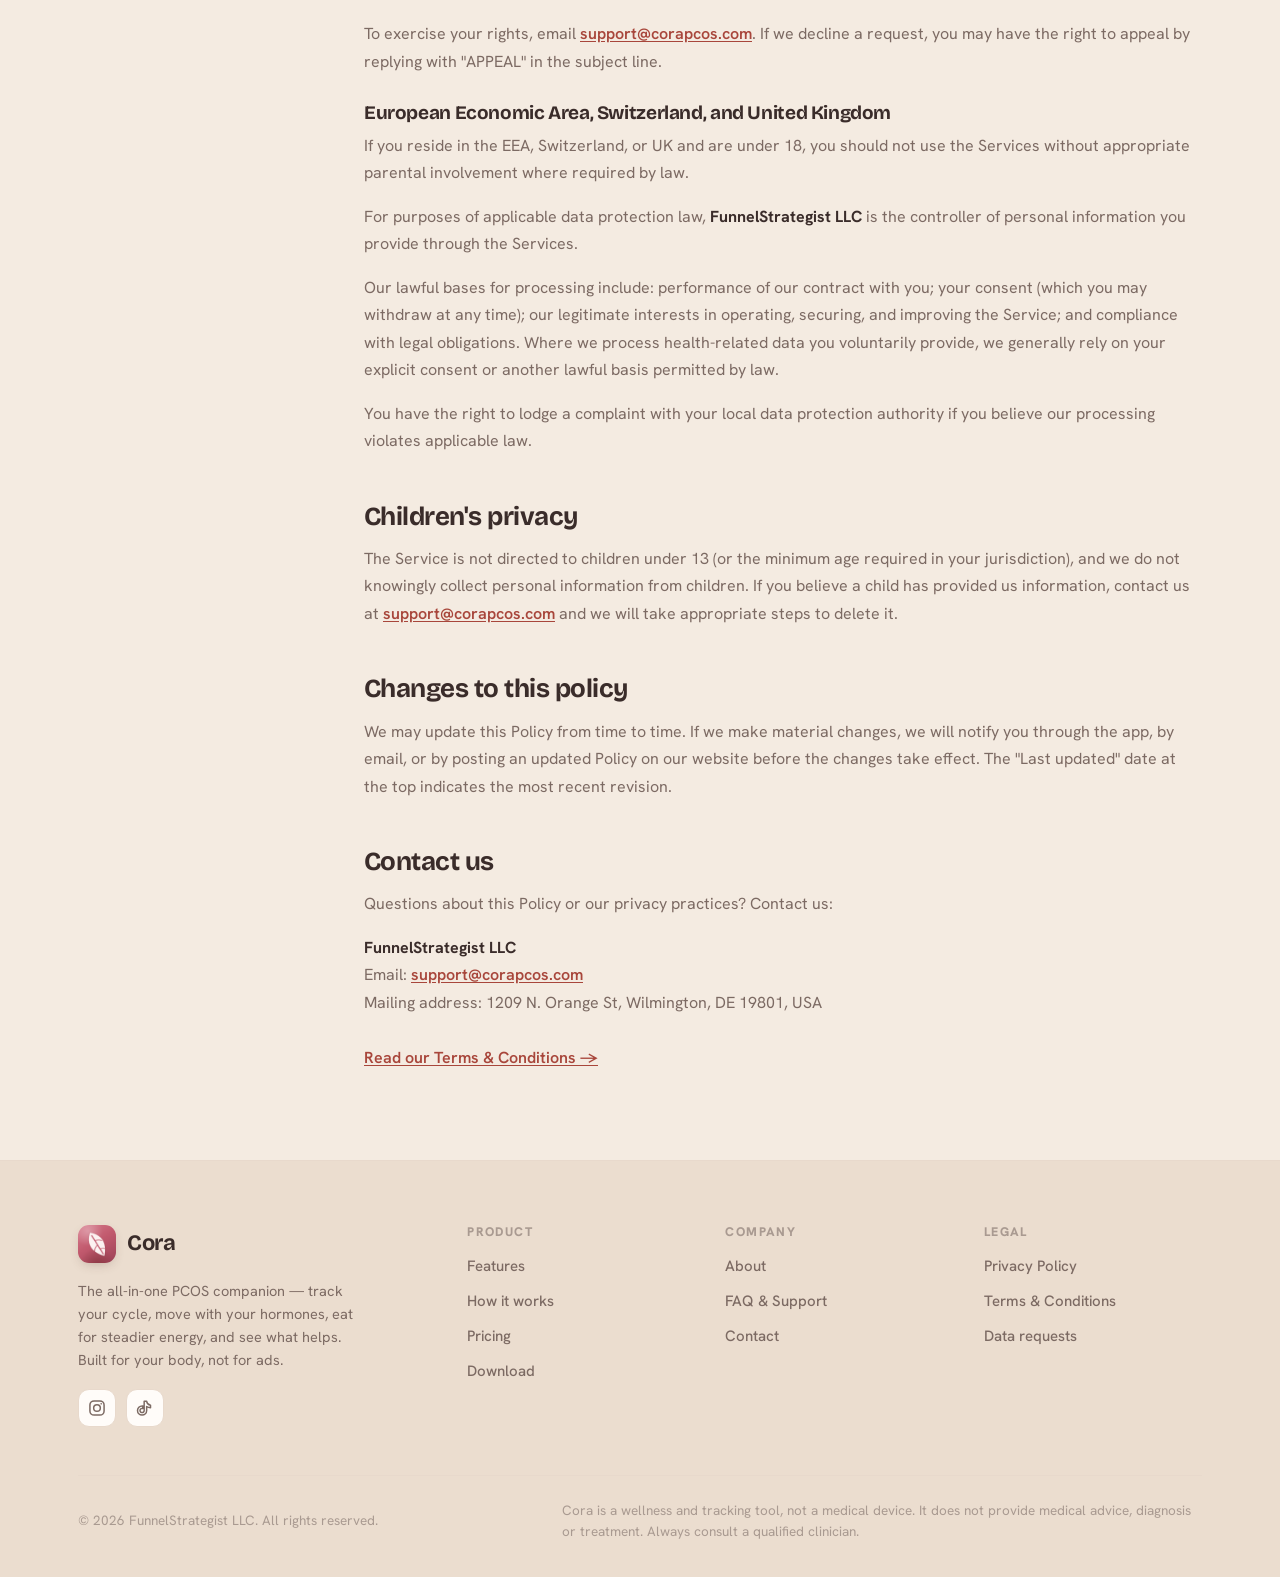
<file: privacy.html>
<!DOCTYPE html>
<html lang="en" data-palette="clay" data-type="modern" data-layout="split">
<head>
<meta charset="UTF-8">
<meta name="viewport" content="width=device-width, initial-scale=1.0, viewport-fit=cover">
<title>Privacy Policy — Cora</title>
<meta name="description" content="How Cora collects, uses and protects your data — and why we never sell it.">
<link rel="icon" type="image/png" href="assets/icon-180.png">
<link rel="stylesheet" href="cora.css" onerror="this.onerror=null;var l=document.createElement('link');l.rel='stylesheet';l.href='cora.css?r='+Date.now();document.head.appendChild(l);">
<script defer src="site.js"></script>
<style>
  .doc-head { padding: 64px 0 8px; }
  .doc-head h1 { font-size: clamp(36px, 5vw, 54px); }
  .doc-head .meta { color: var(--ink-faint); font-size: 14.5px; font-weight: 600; margin-top: 14px; }
</style>
</head>
<body>
<div id="nav-mount"></div>

<main>
  <section class="doc-head">
    <div class="wrap wrap-narrow" style="margin:0 auto">
      <span class="eyebrow">Legal</span>
      <h1 style="margin-top:14px">Privacy Policy</h1>
      <p class="meta">Effective date: June 9, 2026 · Last updated: June 9, 2026</p>
    </div>
  </section>

  <section class="section-pad-sm" style="padding-top:32px">
    <div class="wrap">
      <div class="doc-layout">
        <aside class="toc" id="toc" aria-label="Table of contents">
          <a href="#intro">Introduction</a>
          <a href="#collect">Information we collect</a>
          <a href="#use">How we use information</a>
          <a href="#disclose">How we disclose information</a>
          <a href="#cookies">Cookies &amp; similar technologies</a>
          <a href="#transfers">International transfers</a>
          <a href="#security">How we protect information</a>
          <a href="#retention">How we retain information</a>
          <a href="#rights">Your privacy rights</a>
          <a href="#jurisdictions">Certain jurisdictions</a>
          <a href="#children">Children's privacy</a>
          <a href="#changes">Changes to this policy</a>
          <a href="#contact">Contact us</a>
        </aside>

        <div class="doc">
          <p id="intro">This Privacy Policy ("Policy") describes how <strong>FunnelStrategist LLC</strong> ("Cora," "we," "our," or "us") collects, uses, discloses, and otherwise processes your personal information when you use our Services — including the Cora mobile application, our website, and other interactions you may have with us — as well as your privacy rights and choices.</p>

          <p>This Policy forms part of our <a class="inline" href="terms.html">Terms &amp; Conditions</a>. Terms not defined here have the meaning given in the Terms.</p>

          <p>If you reside in the U.S. and are under 13 years of age, you should not use our Services. If we become aware that an individual under 13 may have provided us with personal information, we will investigate and, where appropriate, delete that information and the associated account. If you reside in the European Economic Area, Switzerland, or United Kingdom, please see the <a class="inline" href="#jurisdictions">Additional Information for Certain Jurisdictions</a> section below.</p>

          <h2 id="collect">Personal information we collect</h2>
          <p>We may collect personal information directly from you, automatically through your use of the Services, and, in limited cases, from third parties.</p>

          <h3>Information we collect directly from you</h3>
          <p><strong>Account information.</strong> When you create an account, we may collect information such as your first name, email address, and password (stored in hashed form).</p>

          <p><strong>Health, cycle &amp; wellness data.</strong> Certain features allow you to voluntarily log information about your body and PCOS management. This may include:</p>
          <ul>
            <li>Menstrual cycle dates, phase information, and related notes;</li>
            <li>Symptoms, moods, energy levels, and habits you choose to track;</li>
            <li>Medications, supplements, and treatments;</li>
            <li>Movement and activity you log, including workout completion and preferences;</li>
            <li>Food and nutrition information, including meals you scan or enter, dietary notes, and related PCOS scores or insights;</li>
            <li>Personal notes and other content you choose to save in the app.</li>
          </ul>
          <p>This information may be considered <strong>sensitive personal information</strong> or special category data under applicable law when it relates to your health.</p>

          <p><strong>Communications.</strong> If you contact us — by email, through our contact form, or otherwise — we collect the information you provide, such as your name, email address, message content, and any attachments.</p>

          <p><strong>Payments.</strong> If you subscribe to Cora Plus, payment processing is handled by our payment provider (such as Apple). We do not receive or store your full payment card number. We may receive limited billing-related information, such as subscription status, transaction identifiers, and purchase history needed to provide the Service.</p>

          <h3>Information we collect automatically</h3>
          <p>When you use the Services, we may collect <strong>usage and device data</strong>, including:</p>
          <ul>
            <li>App version, device type, operating system, and language settings;</li>
            <li>Diagnostic, performance, and crash data to keep the Service reliable and secure;</li>
            <li>General usage information, such as feature interactions and session activity, often in aggregated or de-identified form;</li>
            <li>On our website, limited technical data such as IP address, browser type, and pages visited.</li>
          </ul>
          <p>We do not require access to your contacts, photo library, or precise location for core features. If an optional feature needs a permission — for example, your camera for the food scanner — we will ask and explain why before you grant it.</p>

          <h3>Information we receive from third parties</h3>
          <p>We may receive limited information from service providers that help us operate the Service, such as cloud hosting, analytics, customer support, and payment platforms. We do not purchase lists of personal information from data brokers.</p>

          <h3>Aggregated, de-identified, or anonymized information</h3>
          <p>We may aggregate, de-identify, or anonymize information so that it no longer identifies you under applicable law. We may use and disclose such information to understand how the Service is used and to improve it.</p>

          <h2 id="use">How we use personal information</h2>
          <p>We use personal information to:</p>
          <ul>
            <li>Provide, personalize, and maintain the Service, including cycle insights, movement plans, nutrition tools, reminders, and doctor-ready summaries;</li>
            <li>Create and manage your account and sync your data across devices when you are signed in;</li>
            <li>Process subscriptions and provide customer support;</li>
            <li>Send service-related communications, such as security alerts, account notices, and responses to your requests;</li>
            <li>Send optional product updates or tips where permitted by law and, where required, with your consent;</li>
            <li>Monitor, detect, prevent, and address fraud, abuse, security incidents, and technical issues;</li>
            <li>Understand usage in aggregate or de-identified form to improve features and reliability;</li>
            <li>Comply with legal obligations and enforce our Terms.</li>
          </ul>

          <p><strong>What we do not do.</strong> Cora is funded by subscriptions, not advertising. We do <strong>not</strong> sell your personal information. We do <strong>not</strong> share your health data with advertisers, ad networks, or data brokers. We do <strong>not</strong> run ads inside the app, and we do <strong>not</strong> use your health information to build advertising profiles about you.</p>

          <h2 id="disclose">How we disclose personal information</h2>
          <p>We disclose personal information only as described below:</p>
          <ul>
            <li><strong>Service providers.</strong> Vendors who help us host data, operate infrastructure, analyze reliability, process payments, and provide customer support. They may use your information only to perform services for us under contractual obligations that require appropriate safeguards.</li>
            <li><strong>At your direction.</strong> For example, when you export or share a summary with your clinician or another person you choose.</li>
            <li><strong>Legal and safety.</strong> When we believe disclosure is required by law, regulation, legal process, or governmental request, or to protect the rights, safety, and security of Cora, our users, or others.</li>
            <li><strong>Business transfers.</strong> If we are involved in a merger, acquisition, financing, reorganization, bankruptcy, or sale of assets, personal information may be transferred as part of that transaction, subject to this Policy and any required notice.</li>
          </ul>
          <p>We do not disclose your health or cycle data to third parties for their own marketing purposes.</p>

          <h2 id="cookies">Cookies &amp; similar technologies</h2>
          <p>Our website may use cookies and similar technologies (such as local storage or pixels) to make the site work, remember preferences, understand general traffic patterns, and improve performance.</p>
          <p>Unlike many consumer apps, Cora does <strong>not</strong> use cookies or in-app tracking for targeted advertising or cross-site profiling. You can manage cookies through your browser settings. If you block certain cookies, some website features may not function properly.</p>

          <h2 id="transfers">International transfers of personal information</h2>
          <p>Cora is headquartered in the United States. Our service providers may also process information in the United States and other countries where data protection laws may differ from those in your country of residence.</p>
          <p>When we transfer personal information internationally, we use appropriate safeguards as required by applicable law, such as standard contractual clauses. By using the Services, you understand that your information may be processed in countries outside your place of residence.</p>

          <h2 id="security">How we protect your information</h2>
          <p>We maintain technical, organizational, and administrative safeguards designed to protect personal information against loss, misuse, and unauthorized access, disclosure, alteration, or destruction. These measures include encryption in transit and at rest, access controls, and security reviews.</p>
          <p>No method of transmission or storage is completely secure. If you believe your account or data has been compromised, contact us at <a class="inline" href="mailto:support@corapcos.com">support@corapcos.com</a>.</p>

          <h2 id="retention">How we retain your information</h2>
          <p>We retain personal information for as long as necessary to provide the Service, fulfill the purposes described in this Policy, comply with legal obligations, resolve disputes, and enforce our agreements.</p>
          <p>If you delete your account, we will delete or de-identify your personal and health data within a commercially reasonable period, except where retention is required by law or needed for legitimate business purposes such as fraud prevention, security, or dispute resolution.</p>

          <h2 id="rights">Your privacy rights</h2>
          <p>Depending on where you live, you may have rights to:</p>
          <ul>
            <li>Know what personal information we collect, use, and disclose;</li>
            <li>Access and receive a copy of your personal information;</li>
            <li>Correct inaccurate information;</li>
            <li>Delete your personal information;</li>
            <li>Export your data in a portable format;</li>
            <li>Restrict or object to certain processing;</li>
            <li>Withdraw consent where processing is based on consent;</li>
            <li>Not be discriminated against for exercising your privacy rights.</li>
          </ul>
          <p>Many of these choices are available directly in the app. You may also contact us at <a class="inline" href="mailto:support@corapcos.com">support@corapcos.com</a>. Please describe the right you wish to exercise and include enough information for us to verify your request. Where permitted by law, an authorized agent may submit a request on your behalf.</p>

          <h2 id="jurisdictions">Additional information for certain jurisdictions</h2>

          <h3>United States — California</h3>
          <p>Under the California Consumer Privacy Act, as amended by the California Privacy Rights Act ("CCPA/CPRA"), California residents have specific rights regarding personal information, including the right to know, access, delete, and correct personal information, and the right to limit use of sensitive personal information in certain circumstances.</p>
          <p>We do <strong>not</strong> sell or "share" personal information as those terms are defined under California law, and we do not use sensitive personal information for purposes beyond providing the Service as you would reasonably expect.</p>
          <p>To exercise your rights, email <a class="inline" href="mailto:support@corapcos.com">support@corapcos.com</a>. If we decline a request, you may have the right to appeal by replying with "APPEAL" in the subject line.</p>

          <h3>European Economic Area, Switzerland, and United Kingdom</h3>
          <p>If you reside in the EEA, Switzerland, or UK and are under 18, you should not use the Services without appropriate parental involvement where required by law.</p>
          <p>For purposes of applicable data protection law, <strong>FunnelStrategist LLC</strong> is the controller of personal information you provide through the Services.</p>
          <p>Our lawful bases for processing include: performance of our contract with you; your consent (which you may withdraw at any time); our legitimate interests in operating, securing, and improving the Service; and compliance with legal obligations. Where we process health-related data you voluntarily provide, we generally rely on your explicit consent or another lawful basis permitted by law.</p>
          <p>You have the right to lodge a complaint with your local data protection authority if you believe our processing violates applicable law.</p>

          <h2 id="children">Children's privacy</h2>
          <p>The Service is not directed to children under 13 (or the minimum age required in your jurisdiction), and we do not knowingly collect personal information from children. If you believe a child has provided us information, contact us at <a class="inline" href="mailto:support@corapcos.com">support@corapcos.com</a> and we will take appropriate steps to delete it.</p>

          <h2 id="changes">Changes to this policy</h2>
          <p>We may update this Policy from time to time. If we make material changes, we will notify you through the app, by email, or by posting an updated Policy on our website before the changes take effect. The "Last updated" date at the top indicates the most recent revision.</p>

          <h2 id="contact">Contact us</h2>
          <p>Questions about this Policy or our privacy practices? Contact us:</p>
          <p><strong>FunnelStrategist LLC</strong><br>
          Email: <a class="inline" href="mailto:support@corapcos.com">support@corapcos.com</a><br>
          Mailing address: 1209 N. Orange St, Wilmington, DE 19801, USA</p>
          <p style="margin-top:28px"><a class="inline" href="terms.html">Read our Terms &amp; Conditions →</a></p>
        </div>
      </div>
    </div>
  </section>
</main>

<div id="footer-mount"></div>
<script>
  document.addEventListener('DOMContentLoaded', function () {
    var toc = document.getElementById('toc');
    var links = [].slice.call(toc.querySelectorAll('a'));
    var sections = links.map(function (a) { return document.querySelector(a.getAttribute('href')); });
    if (!('IntersectionObserver' in window)) return;
    var io = new IntersectionObserver(function (entries) {
      entries.forEach(function (en) {
        if (en.isIntersecting) {
          links.forEach(function (l) { l.classList.toggle('active', l.getAttribute('href') === '#' + en.target.id); });
        }
      });
    }, { rootMargin: '-90px 0px -75% 0px' });
    sections.forEach(function (s) { if (s) io.observe(s); });
  });
</script>
</body>
</html>
</file>
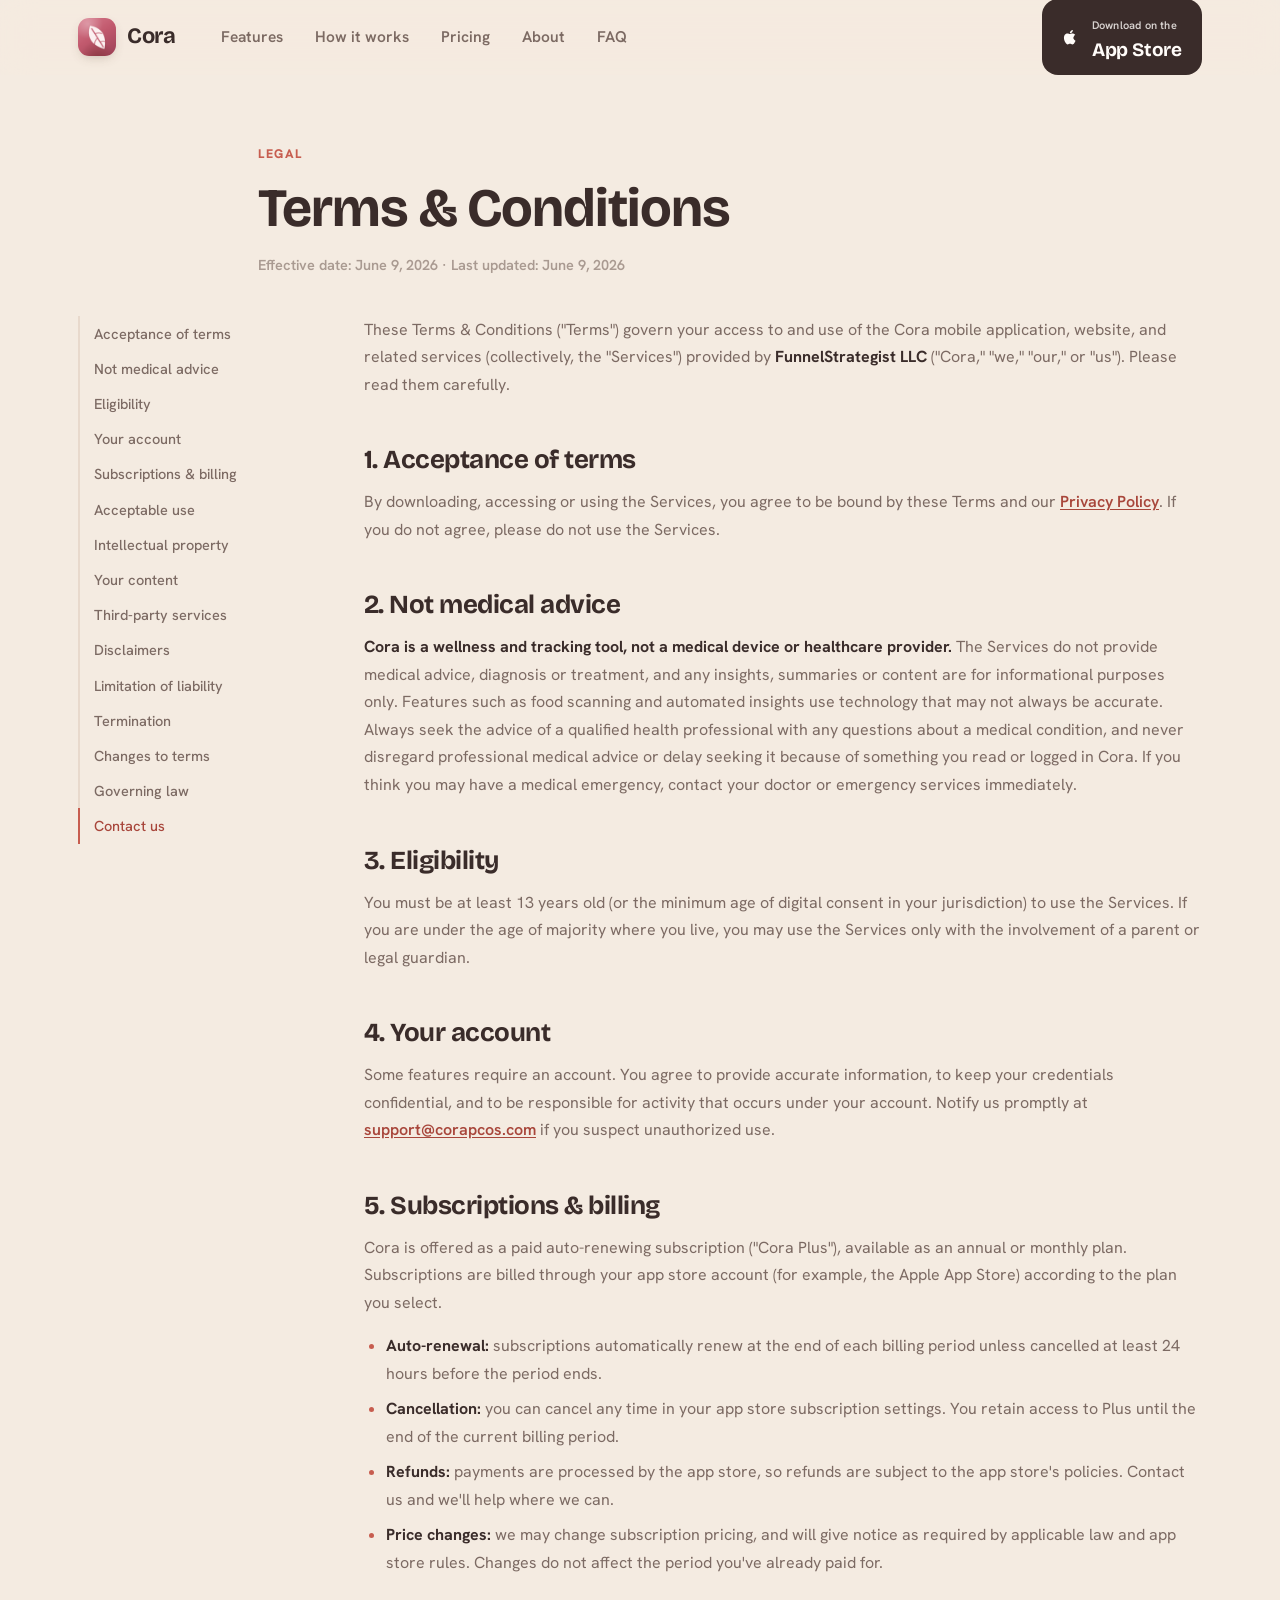
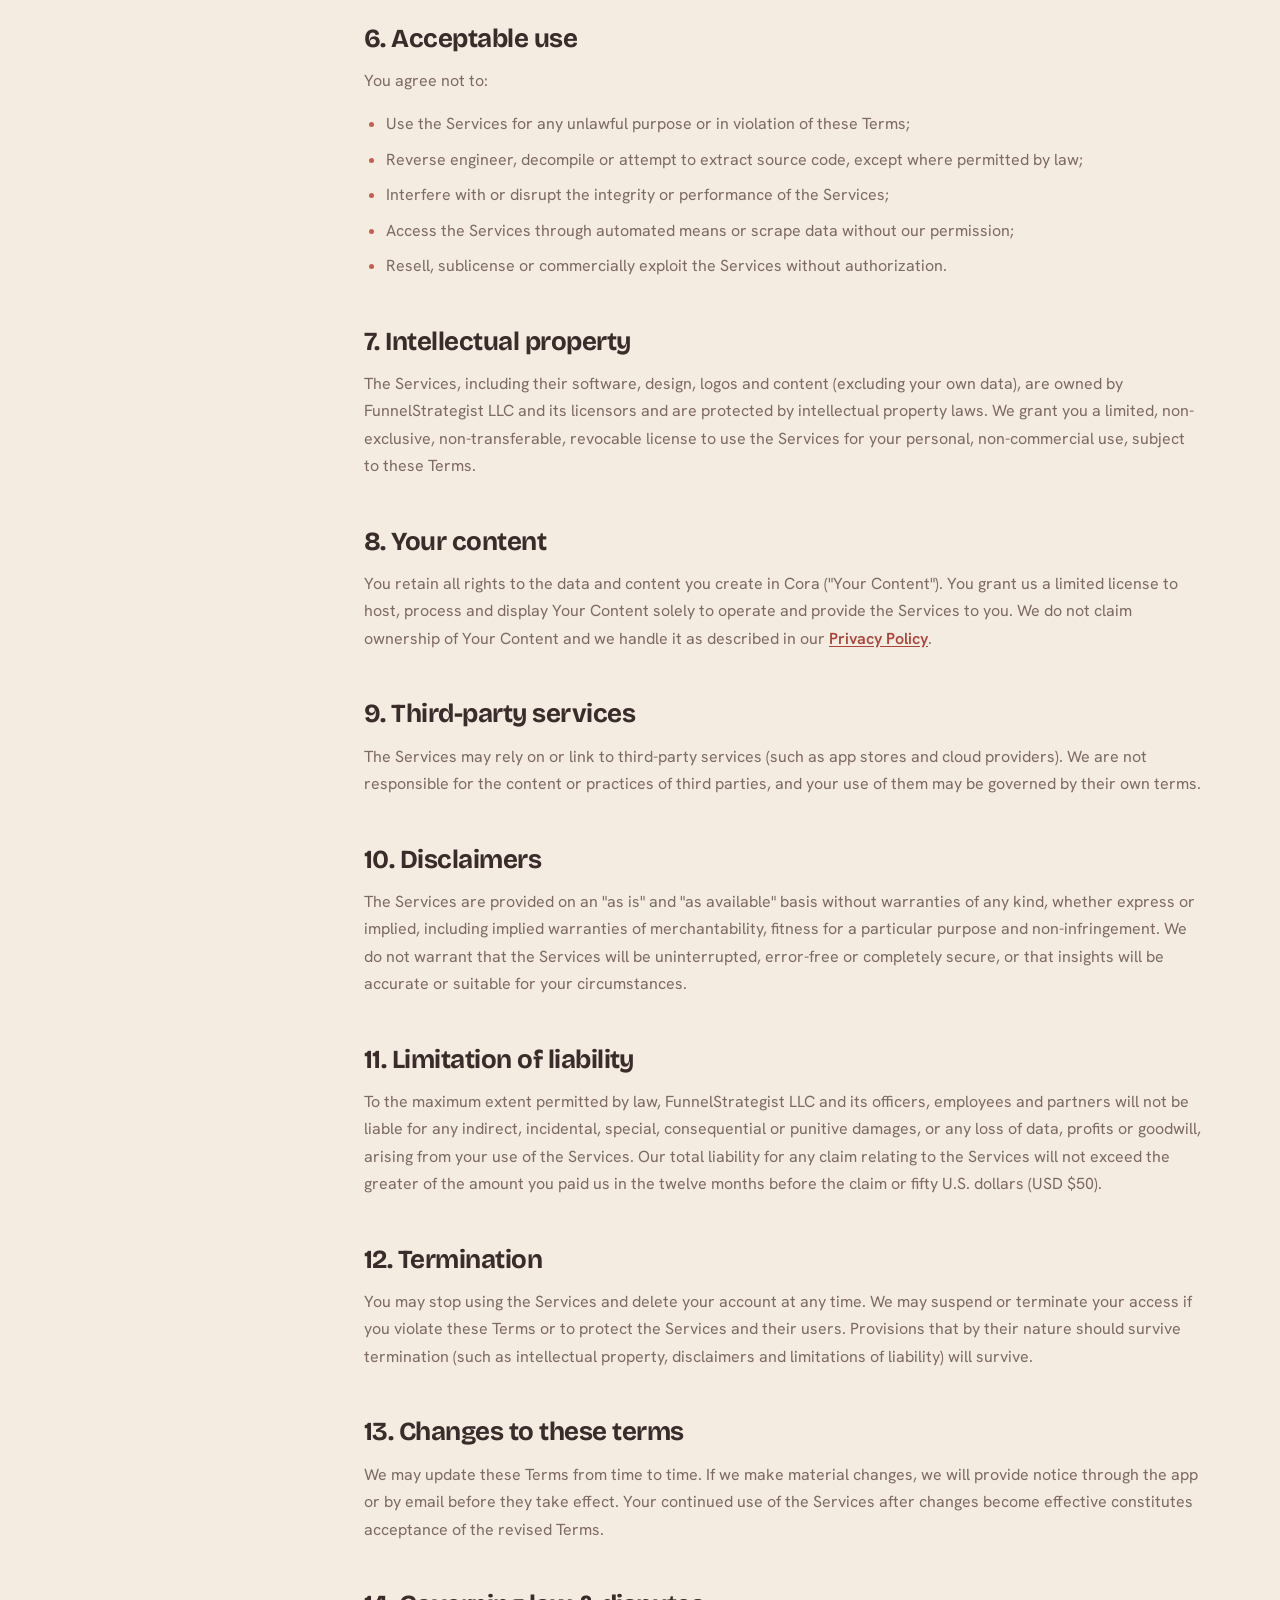
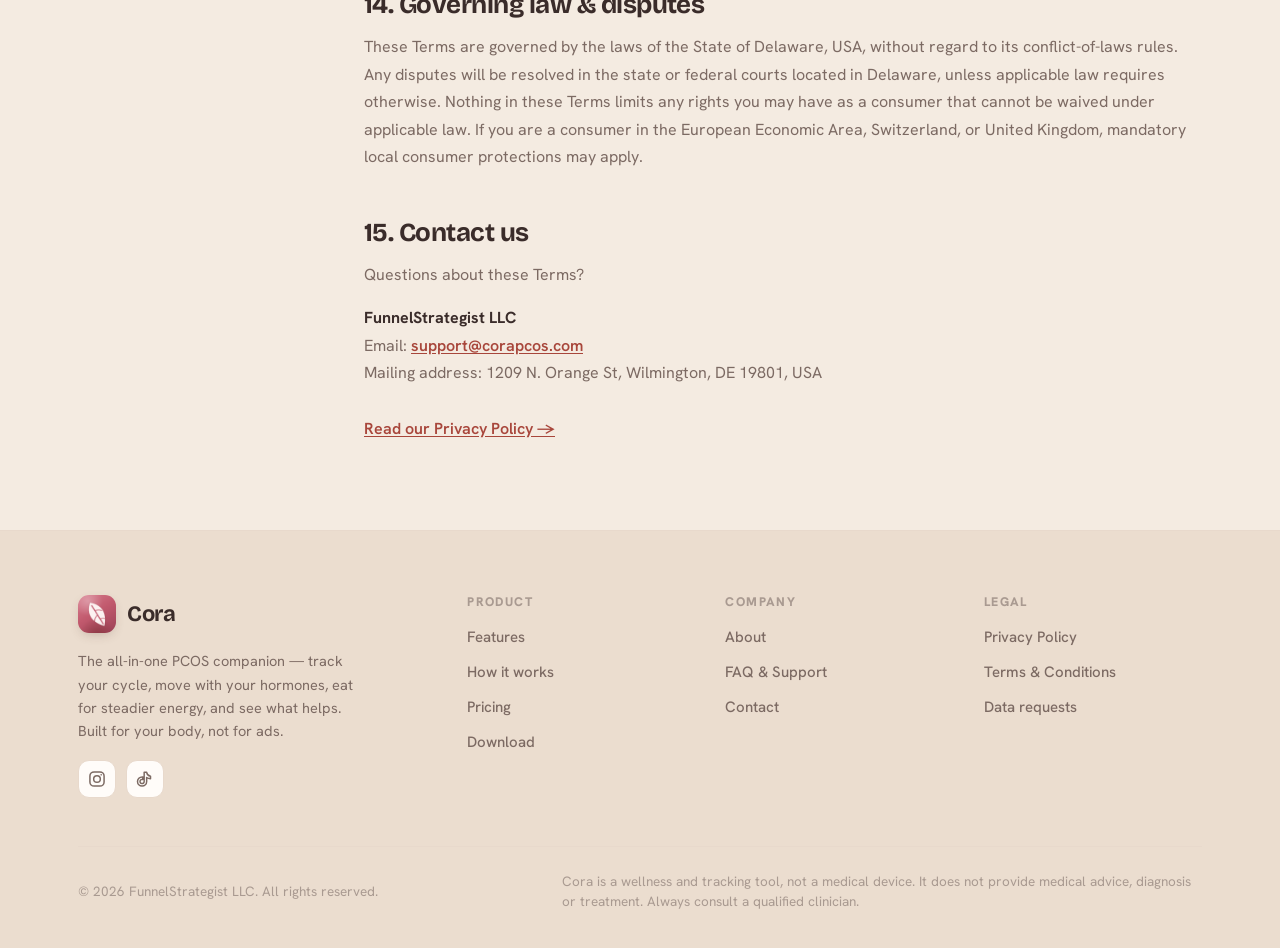
<file: terms.html>
<!DOCTYPE html>
<html lang="en" data-palette="clay" data-type="modern" data-layout="split">
<head>
<meta charset="UTF-8">
<meta name="viewport" content="width=device-width, initial-scale=1.0, viewport-fit=cover">
<title>Terms & Conditions — Cora</title>
<meta name="description" content="The terms that govern your use of Cora.">
<link rel="icon" type="image/png" href="assets/icon-180.png">
<link rel="stylesheet" href="cora.css" onerror="this.onerror=null;var l=document.createElement('link');l.rel='stylesheet';l.href='cora.css?r='+Date.now();document.head.appendChild(l);">
<script defer src="site.js"></script>
<style>
  .doc-head { padding: 64px 0 8px; }
  .doc-head h1 { font-size: clamp(36px, 5vw, 54px); }
  .doc-head .meta { color: var(--ink-faint); font-size: 14.5px; font-weight: 600; margin-top: 14px; }
</style>
</head>
<body>
<div id="nav-mount"></div>

<main>
  <section class="doc-head">
    <div class="wrap wrap-narrow" style="margin:0 auto">
      <span class="eyebrow">Legal</span>
      <h1 style="margin-top:14px">Terms &amp; Conditions</h1>
      <p class="meta">Effective date: June 9, 2026 · Last updated: June 9, 2026</p>
    </div>
  </section>

  <section class="section-pad-sm" style="padding-top:32px">
    <div class="wrap">
      <div class="doc-layout">
        <aside class="toc" id="toc" aria-label="Table of contents">
          <a href="#accept">Acceptance of terms</a>
          <a href="#medical">Not medical advice</a>
          <a href="#eligibility">Eligibility</a>
          <a href="#accounts">Your account</a>
          <a href="#subs">Subscriptions &amp; billing</a>
          <a href="#use">Acceptable use</a>
          <a href="#ip">Intellectual property</a>
          <a href="#content">Your content</a>
          <a href="#thirdparty">Third-party services</a>
          <a href="#disclaimer">Disclaimers</a>
          <a href="#liability">Limitation of liability</a>
          <a href="#termination">Termination</a>
          <a href="#changes">Changes to terms</a>
          <a href="#law">Governing law</a>
          <a href="#contact">Contact us</a>
        </aside>

        <div class="doc">
          <p>These Terms &amp; Conditions ("Terms") govern your access to and use of the Cora mobile application, website, and related services (collectively, the "Services") provided by <strong>FunnelStrategist LLC</strong> ("Cora," "we," "our," or "us"). Please read them carefully.</p>

          <h2 id="accept">1. Acceptance of terms</h2>
          <p>By downloading, accessing or using the Services, you agree to be bound by these Terms and our <a class="inline" href="privacy.html">Privacy Policy</a>. If you do not agree, please do not use the Services.</p>

          <h2 id="medical">2. Not medical advice</h2>
          <p><strong>Cora is a wellness and tracking tool, not a medical device or healthcare provider.</strong> The Services do not provide medical advice, diagnosis or treatment, and any insights, summaries or content are for informational purposes only. Features such as food scanning and automated insights use technology that may not always be accurate. Always seek the advice of a qualified health professional with any questions about a medical condition, and never disregard professional medical advice or delay seeking it because of something you read or logged in Cora. If you think you may have a medical emergency, contact your doctor or emergency services immediately.</p>

          <h2 id="eligibility">3. Eligibility</h2>
          <p>You must be at least 13 years old (or the minimum age of digital consent in your jurisdiction) to use the Services. If you are under the age of majority where you live, you may use the Services only with the involvement of a parent or legal guardian.</p>

          <h2 id="accounts">4. Your account</h2>
          <p>Some features require an account. You agree to provide accurate information, to keep your credentials confidential, and to be responsible for activity that occurs under your account. Notify us promptly at <a class="inline" href="mailto:support@corapcos.com">support@corapcos.com</a> if you suspect unauthorized use.</p>

          <h2 id="subs">5. Subscriptions &amp; billing</h2>
          <p>Cora is offered as a paid auto-renewing subscription ("Cora Plus"), available as an annual or monthly plan. Subscriptions are billed through your app store account (for example, the Apple App Store) according to the plan you select.</p>
          <ul>
            <li><strong>Auto-renewal:</strong> subscriptions automatically renew at the end of each billing period unless cancelled at least 24 hours before the period ends.</li>
            <li><strong>Cancellation:</strong> you can cancel any time in your app store subscription settings. You retain access to Plus until the end of the current billing period.</li>
            <li><strong>Refunds:</strong> payments are processed by the app store, so refunds are subject to the app store's policies. Contact us and we'll help where we can.</li>
            <li><strong>Price changes:</strong> we may change subscription pricing, and will give notice as required by applicable law and app store rules. Changes do not affect the period you've already paid for.</li>
          </ul>

          <h2 id="use">6. Acceptable use</h2>
          <p>You agree not to:</p>
          <ul>
            <li>Use the Services for any unlawful purpose or in violation of these Terms;</li>
            <li>Reverse engineer, decompile or attempt to extract source code, except where permitted by law;</li>
            <li>Interfere with or disrupt the integrity or performance of the Services;</li>
            <li>Access the Services through automated means or scrape data without our permission;</li>
            <li>Resell, sublicense or commercially exploit the Services without authorization.</li>
          </ul>

          <h2 id="ip">7. Intellectual property</h2>
          <p>The Services, including their software, design, logos and content (excluding your own data), are owned by FunnelStrategist LLC and its licensors and are protected by intellectual property laws. We grant you a limited, non-exclusive, non-transferable, revocable license to use the Services for your personal, non-commercial use, subject to these Terms.</p>

          <h2 id="content">8. Your content</h2>
          <p>You retain all rights to the data and content you create in Cora ("Your Content"). You grant us a limited license to host, process and display Your Content solely to operate and provide the Services to you. We do not claim ownership of Your Content and we handle it as described in our <a class="inline" href="privacy.html">Privacy Policy</a>.</p>

          <h2 id="thirdparty">9. Third-party services</h2>
          <p>The Services may rely on or link to third-party services (such as app stores and cloud providers). We are not responsible for the content or practices of third parties, and your use of them may be governed by their own terms.</p>

          <h2 id="disclaimer">10. Disclaimers</h2>
          <p>The Services are provided on an "as is" and "as available" basis without warranties of any kind, whether express or implied, including implied warranties of merchantability, fitness for a particular purpose and non-infringement. We do not warrant that the Services will be uninterrupted, error-free or completely secure, or that insights will be accurate or suitable for your circumstances.</p>

          <h2 id="liability">11. Limitation of liability</h2>
          <p>To the maximum extent permitted by law, FunnelStrategist LLC and its officers, employees and partners will not be liable for any indirect, incidental, special, consequential or punitive damages, or any loss of data, profits or goodwill, arising from your use of the Services. Our total liability for any claim relating to the Services will not exceed the greater of the amount you paid us in the twelve months before the claim or fifty U.S. dollars (USD $50).</p>

          <h2 id="termination">12. Termination</h2>
          <p>You may stop using the Services and delete your account at any time. We may suspend or terminate your access if you violate these Terms or to protect the Services and their users. Provisions that by their nature should survive termination (such as intellectual property, disclaimers and limitations of liability) will survive.</p>

          <h2 id="changes">13. Changes to these terms</h2>
          <p>We may update these Terms from time to time. If we make material changes, we will provide notice through the app or by email before they take effect. Your continued use of the Services after changes become effective constitutes acceptance of the revised Terms.</p>

          <h2 id="law">14. Governing law &amp; disputes</h2>
          <p>These Terms are governed by the laws of the State of Delaware, USA, without regard to its conflict-of-laws rules. Any disputes will be resolved in the state or federal courts located in Delaware, unless applicable law requires otherwise. Nothing in these Terms limits any rights you may have as a consumer that cannot be waived under applicable law. If you are a consumer in the European Economic Area, Switzerland, or United Kingdom, mandatory local consumer protections may apply.</p>

          <h2 id="contact">15. Contact us</h2>
          <p>Questions about these Terms?</p>
          <p><strong>FunnelStrategist LLC</strong><br>
          Email: <a class="inline" href="mailto:support@corapcos.com">support@corapcos.com</a><br>
          Mailing address: 1209 N. Orange St, Wilmington, DE 19801, USA</p>
          <p style="margin-top:28px"><a class="inline" href="privacy.html">Read our Privacy Policy →</a></p>
        </div>
      </div>
    </div>
  </section>
</main>

<div id="footer-mount"></div>
<script>
  document.addEventListener('DOMContentLoaded', function () {
    var toc = document.getElementById('toc');
    var links = [].slice.call(toc.querySelectorAll('a'));
    var sections = links.map(function (a) { return document.querySelector(a.getAttribute('href')); });
    if (!('IntersectionObserver' in window)) return;
    var io = new IntersectionObserver(function (entries) {
      entries.forEach(function (en) {
        if (en.isIntersecting) {
          links.forEach(function (l) { l.classList.toggle('active', l.getAttribute('href') === '#' + en.target.id); });
        }
      });
    }, { rootMargin: '-90px 0px -75% 0px' });
    sections.forEach(function (s) { if (s) io.observe(s); });
  });
</script>
</body>
</html>
</file>
<file: cora.css>
/* ============================================================
   Cora — marketing site design system
   Warm "Clay & Sand" wellness language, lifted from the app.
   Palettes + type are tweakable via [data-palette] / [data-type]
   on <html> (set by site.js, persisted in localStorage).
   ============================================================ */

@import url('https://fonts.googleapis.com/css2?family=Bricolage+Grotesque:opsz,wght@12..96,400..800&family=Hanken+Grotesk:wght@400;500;600;700;800&family=Newsreader:opsz,wght@6..72,400;500;600;700&display=swap');

/* ---- Palettes ---- */
:root,
:root[data-palette="clay"] {
  --canvas: #F4EBE1;  --canvas-deep: #EBDDCF;  --surface: #FFFCF9;
  --ink: #3A2C2A;     --ink-soft: #7C6A63;     --ink-faint: #A99A91;
  --primary: #C75D4F; --primary-deep: #A8463B; --primary-soft: #F6DDD4;
  --sage: #6E8C68;    --sage-soft: #DCE6D4;
  --accent: #E2A05F;  --accent-soft: #F8E6CE;
  --plum: #9C5168;    --plum-soft: #EFD9DF;
  --line: #E8D9CC;
}
:root[data-palette="blush"] {
  --canvas: #F7ECEC;  --canvas-deep: #F0DCDE;  --surface: #FFFBFB;
  --ink: #3B2A30;     --ink-soft: #856871;     --ink-faint: #B49AA1;
  --primary: #C25A6E; --primary-deep: #A2455A; --primary-soft: #F7D9DF;
  --sage: #7E977E;    --sage-soft: #DEE8DB;
  --accent: #DE9E69;  --accent-soft: #F8E4CF;
  --plum: #8C5878;    --plum-soft: #ECD8E3;
  --line: #EDD9DB;
}
:root[data-palette="honey"] {
  --canvas: #F3EEE0;  --canvas-deep: #E9E0CB;  --surface: #FFFDF6;
  --ink: #34302A;     --ink-soft: #736C5C;     --ink-faint: #A69C87;
  --primary: #C57A43; --primary-deep: #A2602D; --primary-soft: #F4E0C6;
  --sage: #7C854F;    --sage-soft: #E3E5CC;
  --accent: #D6973F;  --accent-soft: #F6E7C9;
  --plum: #9A6450;    --plum-soft: #EAD9CF;
  --line: #E6DCC6;
}

/* ---- Type ---- */
:root, :root[data-type="modern"] {
  --font-display: 'Bricolage Grotesque', system-ui, sans-serif;
  --font-body: 'Hanken Grotesk', system-ui, sans-serif;
  --display-spacing: -0.02em;
}
:root[data-type="editorial"] {
  --font-display: 'Newsreader', Georgia, serif;
  --font-body: 'Hanken Grotesk', system-ui, sans-serif;
  --display-spacing: -0.005em;
}

/* ---- Reset / base ---- */
*, *::before, *::after { box-sizing: border-box; }
html { -webkit-text-size-adjust: 100%; scroll-behavior: smooth; }
body {
  margin: 0;
  background: var(--canvas);
  color: var(--ink);
  font-family: var(--font-body);
  font-size: 17px;
  line-height: 1.6;
  -webkit-font-smoothing: antialiased;
  text-rendering: optimizeLegibility;
}
h1, h2, h3, h4 { font-family: var(--font-display); font-weight: 700; letter-spacing: var(--display-spacing); line-height: 1.08; margin: 0; text-wrap: balance; }
p { margin: 0; text-wrap: pretty; }
a { color: inherit; text-decoration: none; }
img { display: block; max-width: 100%; }
ul { margin: 0; padding: 0; }
::selection { background: var(--primary-soft); color: var(--primary-deep); }

/* ---- Layout ---- */
.wrap { width: 100%; max-width: 1180px; margin: 0 auto; padding: 0 28px; }
.wrap-narrow { max-width: 820px; }
section { position: relative; }
.section-pad { padding: 96px 0; }
.section-pad-sm { padding: 64px 0; }

.eyebrow {
  font-family: var(--font-body);
  font-size: 12.5px; font-weight: 800; letter-spacing: 1.6px;
  text-transform: uppercase; color: var(--primary);
  display: inline-flex; align-items: center; gap: 8px;
}
.eyebrow.sage { color: var(--sage); }
.eyebrow.muted { color: var(--ink-faint); }

.lead { font-size: 19px; color: var(--ink-soft); font-weight: 500; line-height: 1.55; }

/* ---- Buttons ---- */
.btn {
  display: inline-flex; align-items: center; justify-content: center; gap: 9px;
  font-family: var(--font-body); font-size: 16px; font-weight: 700;
  border-radius: 16px; padding: 15px 24px; border: 1.5px solid transparent;
  cursor: pointer; transition: transform .12s ease, box-shadow .2s ease, background .2s ease;
  white-space: nowrap; -webkit-tap-highlight-color: transparent;
}
.btn:active { transform: scale(0.975); }
.btn-primary { background: var(--primary); color: #fff; box-shadow: 0 12px 26px -10px color-mix(in srgb, var(--primary) 70%, transparent); }
.btn-primary:hover { background: var(--primary-deep); box-shadow: 0 16px 32px -10px color-mix(in srgb, var(--primary) 65%, transparent); }
.btn-ink { background: var(--ink); color: var(--surface); }
.btn-ink:hover { background: #000; }
.btn-soft { background: var(--primary-soft); color: var(--primary-deep); }
.btn-soft:hover { background: color-mix(in srgb, var(--primary-soft) 80%, var(--primary) 12%); }
.btn-ghost { background: transparent; color: var(--ink); border-color: var(--line); }
.btn-ghost:hover { background: var(--surface); }
.btn-lg { padding: 17px 28px; font-size: 17px; border-radius: 18px; }
.btn-sm { padding: 11px 18px; font-size: 15px; border-radius: 13px; }

/* App Store badge button */
.appstore {
  display: inline-flex; align-items: center; gap: 12px;
  background: var(--ink); color: var(--surface);
  border-radius: 16px; padding: 11px 20px 11px 18px;
  transition: transform .12s ease, background .2s ease;
}
.appstore:hover { background: #000; transform: translateY(-1px); }
.appstore:active { transform: scale(0.98); }
.appstore .as-sub { font-size: 11px; font-weight: 600; opacity: .8; line-height: 1; letter-spacing: .2px; }
.appstore .as-main { font-family: var(--font-display); font-size: 19px; font-weight: 700; line-height: 1.15; letter-spacing: -.01em; }

/* ---- Pills / badges ---- */
.pill {
  display: inline-flex; align-items: center; gap: 7px;
  background: var(--surface); border: 1px solid var(--line);
  border-radius: 999px; padding: 7px 14px;
  font-size: 13.5px; font-weight: 700; color: var(--ink-soft);
}
.pill.sage { background: var(--sage-soft); border-color: transparent; color: var(--sage); }
.pill.primary { background: var(--primary-soft); border-color: transparent; color: var(--primary-deep); }
.badge { background: var(--accent); color: #fff; border-radius: 999px; padding: 3px 10px; font-size: 11.5px; font-weight: 800; letter-spacing: .3px; }

/* ---- Cards ---- */
.card {
  background: var(--surface); border: 1px solid var(--line);
  border-radius: 26px; padding: 28px;
  box-shadow: 0 2px 12px -6px rgba(80,50,40,.08);
}
.card-raised { box-shadow: 0 18px 44px -20px rgba(80,50,40,.28); }

/* ---- Icon chip ---- */
.ichip {
  width: 52px; height: 52px; border-radius: 16px;
  display: flex; align-items: center; justify-content: center; flex-shrink: 0;
}
.ichip.sage { background: var(--sage-soft); color: var(--sage); }
.ichip.primary { background: var(--primary-soft); color: var(--primary-deep); }
.ichip.accent { background: var(--accent-soft); color: var(--accent); }
.ichip.plum { background: var(--plum-soft); color: var(--plum); }

/* ---- Decorative blob ---- */
.blob { position: absolute; pointer-events: none; z-index: 0; }

/* ============================================================
   NAV
   ============================================================ */
.nav {
  position: sticky; top: 0; z-index: 50;
  background: color-mix(in srgb, var(--canvas) 82%, transparent);
  -webkit-backdrop-filter: blur(16px) saturate(150%);
  backdrop-filter: blur(16px) saturate(150%);
  border-bottom: 1px solid transparent; transition: border-color .2s ease, background .2s ease;
}
.nav.scrolled { border-bottom-color: var(--line); }
.nav-inner { display: flex; align-items: center; gap: 24px; height: 74px; }
.brand { display: flex; align-items: center; gap: 11px; }
.brand-mark { width: 38px; height: 38px; border-radius: 11px; box-shadow: 0 4px 12px -4px rgba(80,50,40,.3); }
.brand-name { font-family: var(--font-display); font-size: 22px; font-weight: 700; letter-spacing: -.02em; color: var(--ink); }
.nav-links { display: flex; align-items: center; gap: 4px; margin-left: 8px; }
.nav-links a {
  font-size: 15.5px; font-weight: 600; color: var(--ink-soft);
  padding: 8px 14px; border-radius: 10px; transition: color .15s ease, background .15s ease;
}
.nav-links a:hover { color: var(--ink); background: color-mix(in srgb, var(--canvas-deep) 60%, transparent); }
.nav-links a.active { color: var(--primary-deep); }
.nav-right { margin-left: auto; display: flex; align-items: center; gap: 12px; }
.nav-toggle { display: none; background: none; border: 0; cursor: pointer; padding: 8px; color: var(--ink); }
.mobile-menu { display: none; }

@media (max-width: 900px) {
  .nav-links, .nav-right { display: none; }
  .nav-toggle { display: flex; align-items: center; justify-content: center; min-width: 44px; min-height: 44px; }
  .mobile-menu { display: none; flex-direction: column; gap: 2px; padding: 8px 0 20px; border-top: 1px solid var(--line); }
  .mobile-menu.open { display: flex; }
  .mobile-menu a { font-size: 17px; font-weight: 600; color: var(--ink); padding: 13px 4px; min-height: 44px; display: flex; align-items: center; }
  .mobile-menu .btn { width: 100%; margin-top: 10px; }
}

/* ============================================================
   FOOTER
   ============================================================ */
.footer { background: var(--canvas-deep); border-top: 1px solid var(--line); padding: 64px 0 36px; margin-top: 8px; }
.footer-grid { display: grid; grid-template-columns: 1.6fr 1fr 1fr 1fr; gap: 40px; }
.footer h4 { font-family: var(--font-body); font-size: 12.5px; font-weight: 800; letter-spacing: 1.4px; text-transform: uppercase; color: var(--ink-faint); margin-bottom: 16px; }
.footer-links { display: flex; flex-direction: column; gap: 11px; }
.footer-links a { font-size: 15px; font-weight: 500; color: var(--ink-soft); transition: color .15s ease; width: fit-content; }
.footer-links a:hover { color: var(--primary-deep); }
.footer-brand-copy { font-size: 14.5px; color: var(--ink-soft); line-height: 1.6; max-width: 280px; margin-top: 16px; }
.footer-bottom { display: flex; align-items: center; justify-content: space-between; gap: 20px; flex-wrap: wrap; margin-top: 48px; padding-top: 24px; border-top: 1px solid var(--line); font-size: 13.5px; color: var(--ink-faint); }
.footer-bottom .disclaimer { max-width: 640px; line-height: 1.5; }
@media (max-width: 760px) {
  .footer-grid { grid-template-columns: 1fr 1fr; gap: 32px; }
  .footer-brand-col { grid-column: 1 / -1; }
}
@media (max-width: 520px) {
  .footer-grid { grid-template-columns: 1fr; gap: 28px; }
  .footer-bottom { flex-direction: column; align-items: flex-start; gap: 12px; }
}

/* ============================================================
   PHONE MOCKUP
   ============================================================ */
.phone {
  position: relative; width: 280px; aspect-ratio: 440 / 920;
  background: #1c1411; border-radius: 44px; padding: 10px;
  box-shadow: 0 40px 80px -30px rgba(60,35,28,.55), 0 8px 24px -12px rgba(60,35,28,.4),
              inset 0 0 0 2px rgba(255,255,255,.06);
}
.phone-screen { position: relative; width: 100%; height: 100%; border-radius: 34px; overflow: hidden; background: var(--canvas); }
.phone-screen img { width: 100%; height: 100%; object-fit: cover; object-position: top center; }
.phone-notch { position: absolute; top: 12px; left: 50%; transform: translateX(-50%); width: 84px; height: 23px; background: #0d0a08; border-radius: 999px; z-index: 2; }
.phone-float { box-shadow: 0 48px 90px -28px rgba(60,35,28,.5); }
@media (max-width: 640px) {
  .phone { width: min(260px, 72vw); border-radius: 36px; padding: 8px; }
  .phone-screen { border-radius: 28px; }
}

/* ============================================================
   LEGAL / DOC pages
   ============================================================ */
.doc { font-size: 16px; line-height: 1.72; color: var(--ink-soft); }
.doc h2 { font-size: 26px; color: var(--ink); margin: 48px 0 14px; scroll-margin-top: 100px; }
.doc h3 { font-family: var(--font-display); font-size: 19px; font-weight: 700; color: var(--ink); margin: 28px 0 8px; }
.doc p { margin: 0 0 16px; }
.doc ul { margin: 0 0 16px; padding-left: 22px; }
.doc li { margin-bottom: 8px; }
.doc li::marker { color: var(--primary); }
.doc strong { color: var(--ink); font-weight: 700; }
.doc a.inline { color: var(--primary-deep); font-weight: 600; text-decoration: underline; text-underline-offset: 2px; }

.review-banner {
  display: flex; gap: 14px; align-items: flex-start;
  background: var(--accent-soft); border: 1px solid color-mix(in srgb, var(--accent) 35%, transparent);
  border-radius: 18px; padding: 18px 20px; margin-bottom: 40px;
  font-size: 14.5px; color: color-mix(in srgb, var(--ink) 75%, var(--accent-soft));
}
.review-banner b { color: var(--ink); }

.toc { position: sticky; top: 100px; }
.toc a { display: block; font-size: 14.5px; font-weight: 500; color: var(--ink-soft); padding: 6px 0 6px 14px; border-left: 2px solid var(--line); transition: color .15s, border-color .15s; }
.toc a:hover, .toc a.active { color: var(--primary-deep); border-left-color: var(--primary); }
.doc-layout { display: grid; grid-template-columns: 230px 1fr; gap: 56px; align-items: start; }
@media (max-width: 860px) { .doc-layout { grid-template-columns: 1fr; gap: 0; } .toc { display: none; } }

/* ---- FAQ accordion ---- */
.faq-item { border-bottom: 1px solid var(--line); }
.faq-q {
  display: flex; align-items: center; justify-content: space-between; gap: 16px;
  width: 100%; background: none; border: 0; cursor: pointer; text-align: left;
  padding: 24px 4px; font-family: var(--font-display); font-size: 19px; font-weight: 700;
  color: var(--ink); letter-spacing: var(--display-spacing);
  min-height: 48px; -webkit-tap-highlight-color: transparent; touch-action: manipulation;
}
.faq-q .chev { transition: transform .25s ease; color: var(--primary); flex-shrink: 0; }
.faq-item.open .chev { transform: rotate(180deg); }
.faq-a { max-height: 0; overflow: hidden; transition: max-height .3s ease; }
.faq-a-inner { padding: 0 4px 24px; font-size: 16px; color: var(--ink-soft); line-height: 1.65; max-width: 660px; }

/* ---- Forms ---- */
.field-label { display: block; font-size: 12.5px; font-weight: 800; letter-spacing: 1.2px; text-transform: uppercase; color: var(--ink-faint); margin-bottom: 8px; }
.field {
  width: 100%; background: var(--surface); border: 1.5px solid var(--line);
  border-radius: 14px; padding: 14px 16px; font-family: var(--font-body); font-size: 16px;
  color: var(--ink); transition: border-color .15s ease, box-shadow .15s ease;
}
.field:focus { outline: none; border-color: var(--primary); box-shadow: 0 0 0 4px var(--primary-soft); }
textarea.field { resize: vertical; min-height: 130px; }

/* ---- Misc reveal ---- */
.reveal { opacity: 0; transform: translateY(20px); transition: opacity .7s cubic-bezier(.2,.7,.3,1), transform .7s cubic-bezier(.2,.7,.3,1); }
.reveal.in { opacity: 1; transform: none; }
@media (prefers-reduced-motion: reduce) { .reveal { opacity: 1; transform: none; transition: none; } html { scroll-behavior: auto; } }

.divider-soft { height: 1px; background: var(--line); border: 0; margin: 0; }

/* ============================================================
   MOBILE / RESPONSIVE (shared)
   ============================================================ */
html { overflow-x: clip; }
body { overflow-x: clip; }

.compare-features {
  list-style: none;
  display: grid;
  grid-template-columns: 1fr 1fr;
  gap: 14px 28px;
  max-width: 760px;
  margin: 36px auto 0;
  padding: 0;
}
.table-scroll { overflow-x: auto; -webkit-overflow-scrolling: touch; margin-top: 36px; border-radius: 24px; }
.table-scroll .ctable { margin-top: 0; min-width: 520px; }

@media (max-width: 768px) {
  .wrap { padding-left: max(20px, env(safe-area-inset-left)); padding-right: max(20px, env(safe-area-inset-right)); }
  .section-pad { padding: 64px 0; }
  .section-pad-sm { padding: 48px 0; }
  body { font-size: 16px; }
  .lead { font-size: 17px; }
  .btn-lg { padding: 16px 22px; font-size: 16px; }
  .faq-q { font-size: 17px; padding: 20px 4px; }
  .doc h2 { font-size: 22px; margin-top: 36px; scroll-margin-top: 88px; }
  .doc-head { padding-top: 48px !important; }
  .page-head { padding-top: 48px !important; }
  .form-card { padding: 24px !important; }
  .card { padding: 22px; border-radius: 22px; }
}

@media (max-width: 620px) {
  .compare-features { grid-template-columns: 1fr; gap: 12px; }
  .btn { white-space: normal; text-align: center; }
  .appstore { max-width: 100%; }
  .plan .price .amt { font-size: 44px; }
}

@media (max-width: 480px) {
  .wrap { padding-left: max(16px, env(safe-area-inset-left)); padding-right: max(16px, env(safe-area-inset-right)); }
  .section-pad { padding: 52px 0; }
  .section-pad-sm { padding: 40px 0; }
  .nav-inner { height: 64px; }
  .brand-name { font-size: 20px; }
  .footer { padding: 48px 0 28px; }
}
</file>
